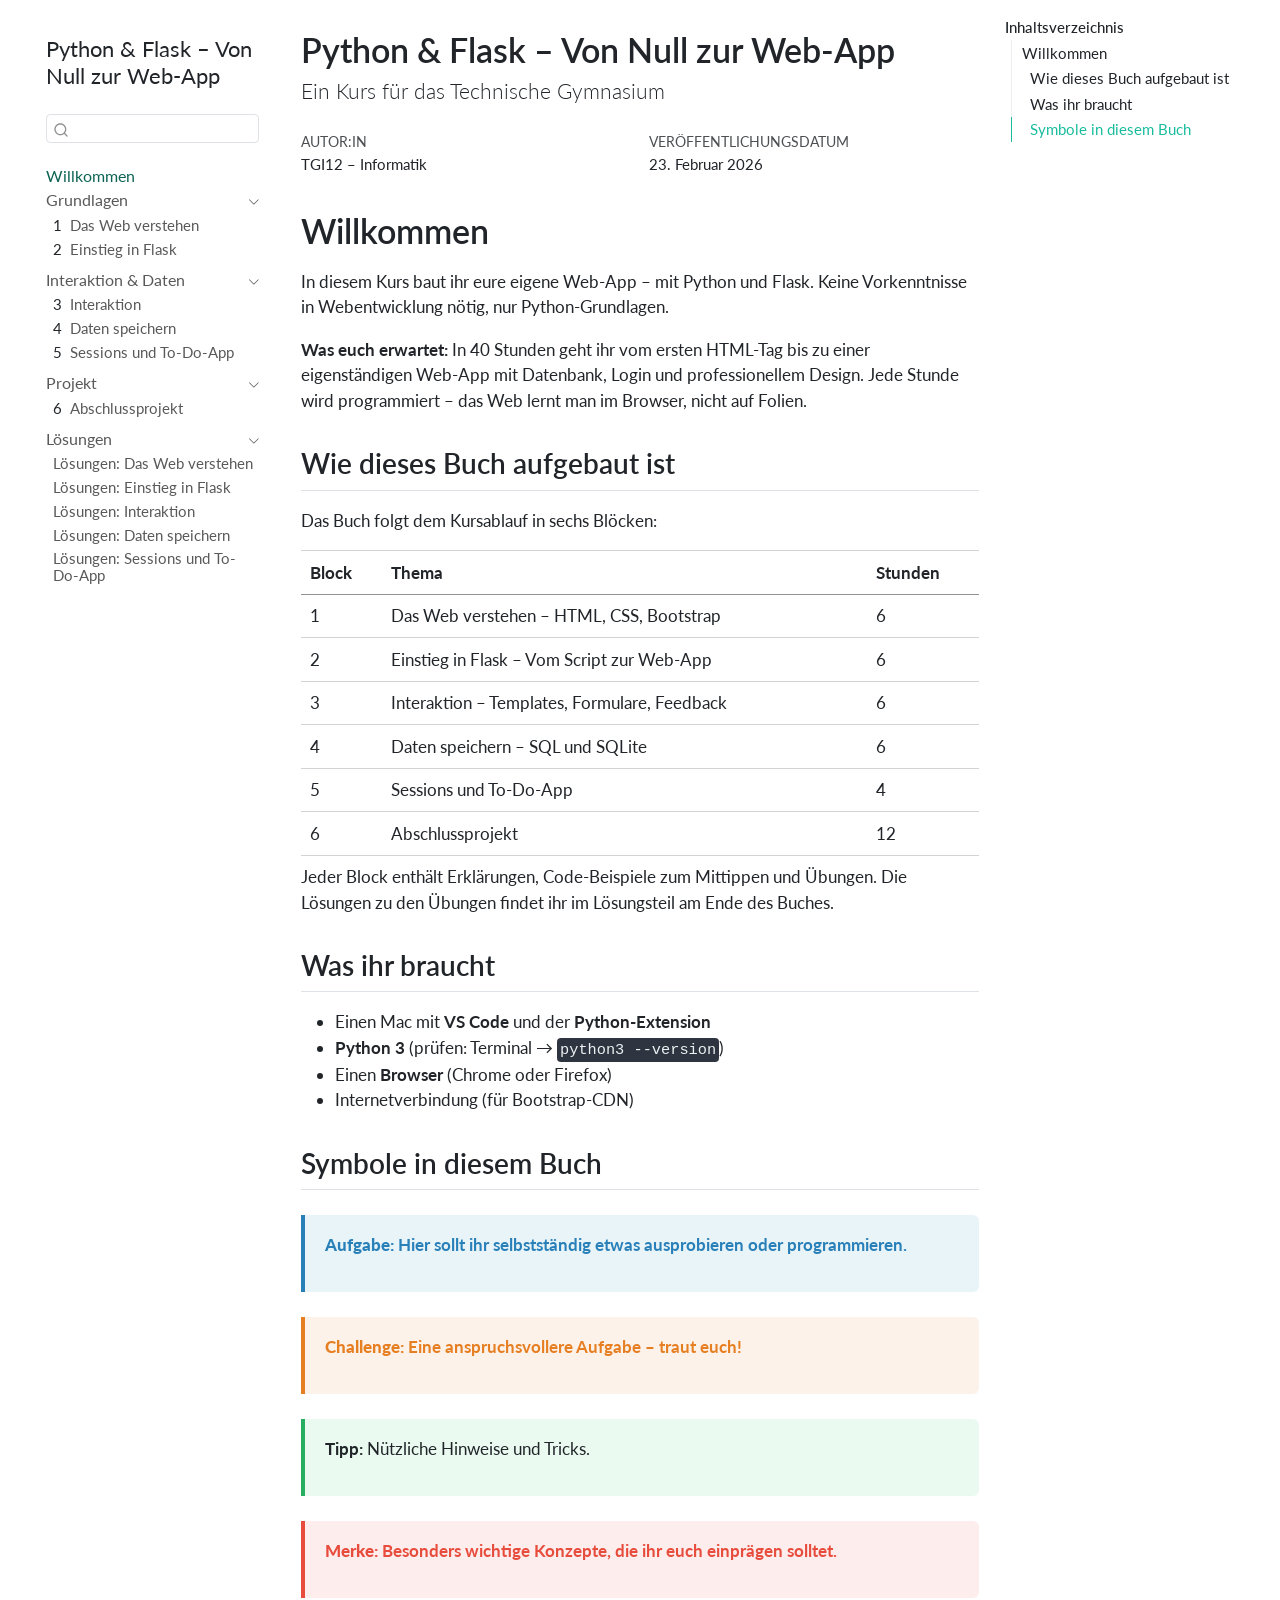
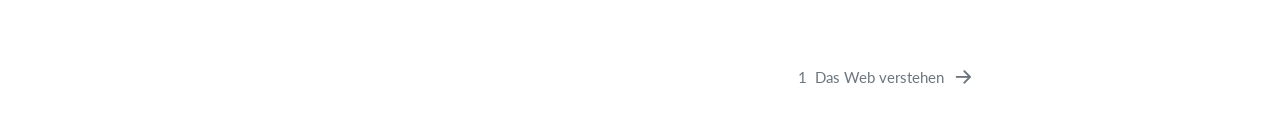
<file: index.html>
<!DOCTYPE html>
<html xmlns="http://www.w3.org/1999/xhtml" lang="de" xml:lang="de"><head>

<meta charset="utf-8">
<meta name="generator" content="quarto-1.8.27">

<meta name="viewport" content="width=device-width, initial-scale=1.0, user-scalable=yes">

<meta name="author" content="TGI12 – Informatik">

<title>Python &amp; Flask – Von Null zur Web-App</title>
<style>
code{white-space: pre-wrap;}
span.smallcaps{font-variant: small-caps;}
div.columns{display: flex; gap: min(4vw, 1.5em);}
div.column{flex: auto; overflow-x: auto;}
div.hanging-indent{margin-left: 1.5em; text-indent: -1.5em;}
ul.task-list{list-style: none;}
ul.task-list li input[type="checkbox"] {
  width: 0.8em;
  margin: 0 0.8em 0.2em -1em; /* quarto-specific, see https://github.com/quarto-dev/quarto-cli/issues/4556 */ 
  vertical-align: middle;
}
</style>


<script src="site_libs/quarto-nav/quarto-nav.js"></script>
<script src="site_libs/quarto-nav/headroom.min.js"></script>
<script src="site_libs/clipboard/clipboard.min.js"></script>
<script src="site_libs/quarto-search/autocomplete.umd.js"></script>
<script src="site_libs/quarto-search/fuse.min.js"></script>
<script src="site_libs/quarto-search/quarto-search.js"></script>
<meta name="quarto:offset" content="./">
<link href="./01-web-verstehen.html" rel="next">
<script src="site_libs/quarto-html/quarto.js" type="module"></script>
<script src="site_libs/quarto-html/tabsets/tabsets.js" type="module"></script>
<script src="site_libs/quarto-html/axe/axe-check.js" type="module"></script>
<script src="site_libs/quarto-html/popper.min.js"></script>
<script src="site_libs/quarto-html/tippy.umd.min.js"></script>
<script src="site_libs/quarto-html/anchor.min.js"></script>
<link href="site_libs/quarto-html/tippy.css" rel="stylesheet">
<link href="site_libs/quarto-html/quarto-syntax-highlighting-9e15f8fb9e1f2f288bfbe28f6ca11029.css" rel="stylesheet" id="quarto-text-highlighting-styles">
<script src="site_libs/bootstrap/bootstrap.min.js"></script>
<link href="site_libs/bootstrap/bootstrap-icons.css" rel="stylesheet">
<link href="site_libs/bootstrap/bootstrap-2f3bc4ba27a05b147495d91446fe5e42.min.css" rel="stylesheet" append-hash="true" id="quarto-bootstrap" data-mode="light">
<script id="quarto-search-options" type="application/json">{
  "location": "sidebar",
  "copy-button": false,
  "collapse-after": 3,
  "panel-placement": "start",
  "type": "textbox",
  "limit": 50,
  "keyboard-shortcut": [
    "f",
    "/",
    "s"
  ],
  "show-item-context": false,
  "language": {
    "search-no-results-text": "Keine Treffer",
    "search-matching-documents-text": "Treffer",
    "search-copy-link-title": "Link in die Suche kopieren",
    "search-hide-matches-text": "Zusätzliche Treffer verbergen",
    "search-more-match-text": "weitere Treffer in diesem Dokument",
    "search-more-matches-text": "weitere Treffer in diesem Dokument",
    "search-clear-button-title": "Zurücksetzen",
    "search-text-placeholder": "",
    "search-detached-cancel-button-title": "Abbrechen",
    "search-submit-button-title": "Abschicken",
    "search-label": "Suchen"
  }
}</script>


<link rel="stylesheet" href="styles.css">
</head>

<body class="nav-sidebar floating quarto-light">

<div id="quarto-search-results"></div>
  <header id="quarto-header" class="headroom fixed-top">
  <nav class="quarto-secondary-nav">
    <div class="container-fluid d-flex">
      <button type="button" class="quarto-btn-toggle btn" data-bs-toggle="collapse" role="button" data-bs-target=".quarto-sidebar-collapse-item" aria-controls="quarto-sidebar" aria-expanded="false" aria-label="Seitenleiste umschalten" onclick="if (window.quartoToggleHeadroom) { window.quartoToggleHeadroom(); }">
        <i class="bi bi-layout-text-sidebar-reverse"></i>
      </button>
        <nav class="quarto-page-breadcrumbs" aria-label="breadcrumb"><ol class="breadcrumb"><li class="breadcrumb-item"><a href="./index.html">Willkommen</a></li></ol></nav>
        <a class="flex-grow-1" role="navigation" data-bs-toggle="collapse" data-bs-target=".quarto-sidebar-collapse-item" aria-controls="quarto-sidebar" aria-expanded="false" aria-label="Seitenleiste umschalten" onclick="if (window.quartoToggleHeadroom) { window.quartoToggleHeadroom(); }">      
        </a>
      <button type="button" class="btn quarto-search-button" aria-label="Suchen" onclick="window.quartoOpenSearch();">
        <i class="bi bi-search"></i>
      </button>
    </div>
  </nav>
</header>
<!-- content -->
<div id="quarto-content" class="quarto-container page-columns page-rows-contents page-layout-article">
<!-- sidebar -->
  <nav id="quarto-sidebar" class="sidebar collapse collapse-horizontal quarto-sidebar-collapse-item sidebar-navigation floating overflow-auto">
    <div class="pt-lg-2 mt-2 text-left sidebar-header">
    <div class="sidebar-title mb-0 py-0">
      <a href="./">Python &amp; Flask – Von Null zur Web-App</a> 
    </div>
      </div>
        <div class="mt-2 flex-shrink-0 align-items-center">
        <div class="sidebar-search">
        <div id="quarto-search" class="" title="Suchen"></div>
        </div>
        </div>
    <div class="sidebar-menu-container"> 
    <ul class="list-unstyled mt-1">
        <li class="sidebar-item">
  <div class="sidebar-item-container"> 
  <a href="./index.html" class="sidebar-item-text sidebar-link active">
 <span class="menu-text">Willkommen</span></a>
  </div>
</li>
        <li class="sidebar-item sidebar-item-section">
      <div class="sidebar-item-container"> 
            <a class="sidebar-item-text sidebar-link text-start" data-bs-toggle="collapse" data-bs-target="#quarto-sidebar-section-1" role="navigation" aria-expanded="true">
 <span class="menu-text">Grundlagen</span></a>
          <a class="sidebar-item-toggle text-start" data-bs-toggle="collapse" data-bs-target="#quarto-sidebar-section-1" role="navigation" aria-expanded="true" aria-label="Abschnitt umschalten">
            <i class="bi bi-chevron-right ms-2"></i>
          </a> 
      </div>
      <ul id="quarto-sidebar-section-1" class="collapse list-unstyled sidebar-section depth1 show">  
          <li class="sidebar-item">
  <div class="sidebar-item-container"> 
  <a href="./01-web-verstehen.html" class="sidebar-item-text sidebar-link">
 <span class="menu-text"><span class="chapter-number">1</span>&nbsp; <span class="chapter-title">Das Web verstehen</span></span></a>
  </div>
</li>
          <li class="sidebar-item">
  <div class="sidebar-item-container"> 
  <a href="./02-einstieg-flask.html" class="sidebar-item-text sidebar-link">
 <span class="menu-text"><span class="chapter-number">2</span>&nbsp; <span class="chapter-title">Einstieg in Flask</span></span></a>
  </div>
</li>
      </ul>
  </li>
        <li class="sidebar-item sidebar-item-section">
      <div class="sidebar-item-container"> 
            <a class="sidebar-item-text sidebar-link text-start" data-bs-toggle="collapse" data-bs-target="#quarto-sidebar-section-2" role="navigation" aria-expanded="true">
 <span class="menu-text">Interaktion &amp; Daten</span></a>
          <a class="sidebar-item-toggle text-start" data-bs-toggle="collapse" data-bs-target="#quarto-sidebar-section-2" role="navigation" aria-expanded="true" aria-label="Abschnitt umschalten">
            <i class="bi bi-chevron-right ms-2"></i>
          </a> 
      </div>
      <ul id="quarto-sidebar-section-2" class="collapse list-unstyled sidebar-section depth1 show">  
          <li class="sidebar-item">
  <div class="sidebar-item-container"> 
  <a href="./03-interaktion.html" class="sidebar-item-text sidebar-link">
 <span class="menu-text"><span class="chapter-number">3</span>&nbsp; <span class="chapter-title">Interaktion</span></span></a>
  </div>
</li>
          <li class="sidebar-item">
  <div class="sidebar-item-container"> 
  <a href="./04-datenbanken.html" class="sidebar-item-text sidebar-link">
 <span class="menu-text"><span class="chapter-number">4</span>&nbsp; <span class="chapter-title">Daten speichern</span></span></a>
  </div>
</li>
          <li class="sidebar-item">
  <div class="sidebar-item-container"> 
  <a href="./05-sessions.html" class="sidebar-item-text sidebar-link">
 <span class="menu-text"><span class="chapter-number">5</span>&nbsp; <span class="chapter-title">Sessions und To-Do-App</span></span></a>
  </div>
</li>
      </ul>
  </li>
        <li class="sidebar-item sidebar-item-section">
      <div class="sidebar-item-container"> 
            <a class="sidebar-item-text sidebar-link text-start" data-bs-toggle="collapse" data-bs-target="#quarto-sidebar-section-3" role="navigation" aria-expanded="true">
 <span class="menu-text">Projekt</span></a>
          <a class="sidebar-item-toggle text-start" data-bs-toggle="collapse" data-bs-target="#quarto-sidebar-section-3" role="navigation" aria-expanded="true" aria-label="Abschnitt umschalten">
            <i class="bi bi-chevron-right ms-2"></i>
          </a> 
      </div>
      <ul id="quarto-sidebar-section-3" class="collapse list-unstyled sidebar-section depth1 show">  
          <li class="sidebar-item">
  <div class="sidebar-item-container"> 
  <a href="./06-abschlussprojekt.html" class="sidebar-item-text sidebar-link">
 <span class="menu-text"><span class="chapter-number">6</span>&nbsp; <span class="chapter-title">Abschlussprojekt</span></span></a>
  </div>
</li>
      </ul>
  </li>
        <li class="sidebar-item sidebar-item-section">
      <div class="sidebar-item-container"> 
            <a class="sidebar-item-text sidebar-link text-start" data-bs-toggle="collapse" data-bs-target="#quarto-sidebar-section-4" role="navigation" aria-expanded="true">
 <span class="menu-text">Lösungen</span></a>
          <a class="sidebar-item-toggle text-start" data-bs-toggle="collapse" data-bs-target="#quarto-sidebar-section-4" role="navigation" aria-expanded="true" aria-label="Abschnitt umschalten">
            <i class="bi bi-chevron-right ms-2"></i>
          </a> 
      </div>
      <ul id="quarto-sidebar-section-4" class="collapse list-unstyled sidebar-section depth1 show">  
          <li class="sidebar-item">
  <div class="sidebar-item-container"> 
  <a href="./loesungen/01-loesungen.html" class="sidebar-item-text sidebar-link">
 <span class="menu-text">Lösungen: Das Web verstehen</span></a>
  </div>
</li>
          <li class="sidebar-item">
  <div class="sidebar-item-container"> 
  <a href="./loesungen/02-loesungen.html" class="sidebar-item-text sidebar-link">
 <span class="menu-text">Lösungen: Einstieg in Flask</span></a>
  </div>
</li>
          <li class="sidebar-item">
  <div class="sidebar-item-container"> 
  <a href="./loesungen/03-loesungen.html" class="sidebar-item-text sidebar-link">
 <span class="menu-text">Lösungen: Interaktion</span></a>
  </div>
</li>
          <li class="sidebar-item">
  <div class="sidebar-item-container"> 
  <a href="./loesungen/04-loesungen.html" class="sidebar-item-text sidebar-link">
 <span class="menu-text">Lösungen: Daten speichern</span></a>
  </div>
</li>
          <li class="sidebar-item">
  <div class="sidebar-item-container"> 
  <a href="./loesungen/05-loesungen.html" class="sidebar-item-text sidebar-link">
 <span class="menu-text">Lösungen: Sessions und To-Do-App</span></a>
  </div>
</li>
      </ul>
  </li>
    </ul>
    </div>
</nav>
<div id="quarto-sidebar-glass" class="quarto-sidebar-collapse-item" data-bs-toggle="collapse" data-bs-target=".quarto-sidebar-collapse-item"></div>
<!-- margin-sidebar -->
    <div id="quarto-margin-sidebar" class="sidebar margin-sidebar">
        <nav id="TOC" role="doc-toc" class="toc-active">
    <h2 id="toc-title">Inhaltsverzeichnis</h2>
   
  <ul>
  <li><a href="#willkommen" id="toc-willkommen" class="nav-link active" data-scroll-target="#willkommen">Willkommen</a>
  <ul class="collapse">
  <li><a href="#wie-dieses-buch-aufgebaut-ist" id="toc-wie-dieses-buch-aufgebaut-ist" class="nav-link" data-scroll-target="#wie-dieses-buch-aufgebaut-ist">Wie dieses Buch aufgebaut ist</a></li>
  <li><a href="#was-ihr-braucht" id="toc-was-ihr-braucht" class="nav-link" data-scroll-target="#was-ihr-braucht">Was ihr braucht</a></li>
  <li><a href="#symbole-in-diesem-buch" id="toc-symbole-in-diesem-buch" class="nav-link" data-scroll-target="#symbole-in-diesem-buch">Symbole in diesem Buch</a></li>
  </ul></li>
  </ul>
</nav>
    </div>
<!-- main -->
<main class="content" id="quarto-document-content">

<header id="title-block-header" class="quarto-title-block default">
<div class="quarto-title">
<h1 class="title">Python &amp; Flask – Von Null zur Web-App</h1>
<p class="subtitle lead">Ein Kurs für das Technische Gymnasium</p>
</div>



<div class="quarto-title-meta">

    <div>
    <div class="quarto-title-meta-heading">Autor:in</div>
    <div class="quarto-title-meta-contents">
             <p>TGI12 – Informatik </p>
          </div>
  </div>
    
    <div>
    <div class="quarto-title-meta-heading">Veröffentlichungsdatum</div>
    <div class="quarto-title-meta-contents">
      <p class="date">23. Februar 2026</p>
    </div>
  </div>
  
    
  </div>
  


</header>


<section id="willkommen" class="level1 unnumbered">
<h1 class="unnumbered">Willkommen</h1>
<p>In diesem Kurs baut ihr eure eigene Web-App – mit Python und Flask. Keine Vorkenntnisse in Webentwicklung nötig, nur Python-Grundlagen.</p>
<p><strong>Was euch erwartet:</strong> In 40 Stunden geht ihr vom ersten HTML-Tag bis zu einer eigenständigen Web-App mit Datenbank, Login und professionellem Design. Jede Stunde wird programmiert – das Web lernt man im Browser, nicht auf Folien.</p>
<section id="wie-dieses-buch-aufgebaut-ist" class="level2">
<h2 class="anchored" data-anchor-id="wie-dieses-buch-aufgebaut-ist">Wie dieses Buch aufgebaut ist</h2>
<p>Das Buch folgt dem Kursablauf in sechs Blöcken:</p>
<table class="caption-top table">
<thead>
<tr class="header">
<th>Block</th>
<th>Thema</th>
<th>Stunden</th>
</tr>
</thead>
<tbody>
<tr class="odd">
<td>1</td>
<td>Das Web verstehen – HTML, CSS, Bootstrap</td>
<td>6</td>
</tr>
<tr class="even">
<td>2</td>
<td>Einstieg in Flask – Vom Script zur Web-App</td>
<td>6</td>
</tr>
<tr class="odd">
<td>3</td>
<td>Interaktion – Templates, Formulare, Feedback</td>
<td>6</td>
</tr>
<tr class="even">
<td>4</td>
<td>Daten speichern – SQL und SQLite</td>
<td>6</td>
</tr>
<tr class="odd">
<td>5</td>
<td>Sessions und To-Do-App</td>
<td>4</td>
</tr>
<tr class="even">
<td>6</td>
<td>Abschlussprojekt</td>
<td>12</td>
</tr>
</tbody>
</table>
<p>Jeder Block enthält Erklärungen, Code-Beispiele zum Mittippen und Übungen. Die Lösungen zu den Übungen findet ihr im Lösungsteil am Ende des Buches.</p>
</section>
<section id="was-ihr-braucht" class="level2">
<h2 class="anchored" data-anchor-id="was-ihr-braucht">Was ihr braucht</h2>
<ul>
<li>Einen Mac mit <strong>VS Code</strong> und der <strong>Python-Extension</strong></li>
<li><strong>Python 3</strong> (prüfen: Terminal → <code>python3 --version</code>)</li>
<li>Einen <strong>Browser</strong> (Chrome oder Firefox)</li>
<li>Internetverbindung (für Bootstrap-CDN)</li>
</ul>
</section>
<section id="symbole-in-diesem-buch" class="level2">
<h2 class="anchored" data-anchor-id="symbole-in-diesem-buch">Symbole in diesem Buch</h2>
<div class="aufgabe">
<p><strong>Aufgabe:</strong> Hier sollt ihr selbstständig etwas ausprobieren oder programmieren.</p>
</div>
<div class="challenge">
<p><strong>Challenge:</strong> Eine anspruchsvollere Aufgabe – traut euch!</p>
</div>
<div class="hinweis">
<p><strong>Tipp:</strong> Nützliche Hinweise und Tricks.</p>
</div>
<div class="merke">
<p><strong>Merke:</strong> Besonders wichtige Konzepte, die ihr euch einprägen solltet.</p>
</div>


</section>
</section>

</main> <!-- /main -->
<script id="quarto-html-after-body" type="application/javascript">
  window.document.addEventListener("DOMContentLoaded", function (event) {
    const icon = "";
    const anchorJS = new window.AnchorJS();
    anchorJS.options = {
      placement: 'right',
      icon: icon
    };
    anchorJS.add('.anchored');
    const isCodeAnnotation = (el) => {
      for (const clz of el.classList) {
        if (clz.startsWith('code-annotation-')) {                     
          return true;
        }
      }
      return false;
    }
    const onCopySuccess = function(e) {
      // button target
      const button = e.trigger;
      // don't keep focus
      button.blur();
      // flash "checked"
      button.classList.add('code-copy-button-checked');
      var currentTitle = button.getAttribute("title");
      button.setAttribute("title", "Kopiert");
      let tooltip;
      if (window.bootstrap) {
        button.setAttribute("data-bs-toggle", "tooltip");
        button.setAttribute("data-bs-placement", "left");
        button.setAttribute("data-bs-title", "Kopiert");
        tooltip = new bootstrap.Tooltip(button, 
          { trigger: "manual", 
            customClass: "code-copy-button-tooltip",
            offset: [0, -8]});
        tooltip.show();    
      }
      setTimeout(function() {
        if (tooltip) {
          tooltip.hide();
          button.removeAttribute("data-bs-title");
          button.removeAttribute("data-bs-toggle");
          button.removeAttribute("data-bs-placement");
        }
        button.setAttribute("title", currentTitle);
        button.classList.remove('code-copy-button-checked');
      }, 1000);
      // clear code selection
      e.clearSelection();
    }
    const getTextToCopy = function(trigger) {
      const outerScaffold = trigger.parentElement.cloneNode(true);
      const codeEl = outerScaffold.querySelector('code');
      for (const childEl of codeEl.children) {
        if (isCodeAnnotation(childEl)) {
          childEl.remove();
        }
      }
      return codeEl.innerText;
    }
    const clipboard = new window.ClipboardJS('.code-copy-button:not([data-in-quarto-modal])', {
      text: getTextToCopy
    });
    clipboard.on('success', onCopySuccess);
    if (window.document.getElementById('quarto-embedded-source-code-modal')) {
      const clipboardModal = new window.ClipboardJS('.code-copy-button[data-in-quarto-modal]', {
        text: getTextToCopy,
        container: window.document.getElementById('quarto-embedded-source-code-modal')
      });
      clipboardModal.on('success', onCopySuccess);
    }
      var localhostRegex = new RegExp(/^(?:http|https):\/\/localhost\:?[0-9]*\//);
      var mailtoRegex = new RegExp(/^mailto:/);
        var filterRegex = new RegExp('/' + window.location.host + '/');
      var isInternal = (href) => {
          return filterRegex.test(href) || localhostRegex.test(href) || mailtoRegex.test(href);
      }
      // Inspect non-navigation links and adorn them if external
     var links = window.document.querySelectorAll('a[href]:not(.nav-link):not(.navbar-brand):not(.toc-action):not(.sidebar-link):not(.sidebar-item-toggle):not(.pagination-link):not(.no-external):not([aria-hidden]):not(.dropdown-item):not(.quarto-navigation-tool):not(.about-link)');
      for (var i=0; i<links.length; i++) {
        const link = links[i];
        if (!isInternal(link.href)) {
          // undo the damage that might have been done by quarto-nav.js in the case of
          // links that we want to consider external
          if (link.dataset.originalHref !== undefined) {
            link.href = link.dataset.originalHref;
          }
        }
      }
    function tippyHover(el, contentFn, onTriggerFn, onUntriggerFn) {
      const config = {
        allowHTML: true,
        maxWidth: 500,
        delay: 100,
        arrow: false,
        appendTo: function(el) {
            return el.parentElement;
        },
        interactive: true,
        interactiveBorder: 10,
        theme: 'quarto',
        placement: 'bottom-start',
      };
      if (contentFn) {
        config.content = contentFn;
      }
      if (onTriggerFn) {
        config.onTrigger = onTriggerFn;
      }
      if (onUntriggerFn) {
        config.onUntrigger = onUntriggerFn;
      }
      window.tippy(el, config); 
    }
    const noterefs = window.document.querySelectorAll('a[role="doc-noteref"]');
    for (var i=0; i<noterefs.length; i++) {
      const ref = noterefs[i];
      tippyHover(ref, function() {
        // use id or data attribute instead here
        let href = ref.getAttribute('data-footnote-href') || ref.getAttribute('href');
        try { href = new URL(href).hash; } catch {}
        const id = href.replace(/^#\/?/, "");
        const note = window.document.getElementById(id);
        if (note) {
          return note.innerHTML;
        } else {
          return "";
        }
      });
    }
    const xrefs = window.document.querySelectorAll('a.quarto-xref');
    const processXRef = (id, note) => {
      // Strip column container classes
      const stripColumnClz = (el) => {
        el.classList.remove("page-full", "page-columns");
        if (el.children) {
          for (const child of el.children) {
            stripColumnClz(child);
          }
        }
      }
      stripColumnClz(note)
      if (id === null || id.startsWith('sec-')) {
        // Special case sections, only their first couple elements
        const container = document.createElement("div");
        if (note.children && note.children.length > 2) {
          container.appendChild(note.children[0].cloneNode(true));
          for (let i = 1; i < note.children.length; i++) {
            const child = note.children[i];
            if (child.tagName === "P" && child.innerText === "") {
              continue;
            } else {
              container.appendChild(child.cloneNode(true));
              break;
            }
          }
          if (window.Quarto?.typesetMath) {
            window.Quarto.typesetMath(container);
          }
          return container.innerHTML
        } else {
          if (window.Quarto?.typesetMath) {
            window.Quarto.typesetMath(note);
          }
          return note.innerHTML;
        }
      } else {
        // Remove any anchor links if they are present
        const anchorLink = note.querySelector('a.anchorjs-link');
        if (anchorLink) {
          anchorLink.remove();
        }
        if (window.Quarto?.typesetMath) {
          window.Quarto.typesetMath(note);
        }
        if (note.classList.contains("callout")) {
          return note.outerHTML;
        } else {
          return note.innerHTML;
        }
      }
    }
    for (var i=0; i<xrefs.length; i++) {
      const xref = xrefs[i];
      tippyHover(xref, undefined, function(instance) {
        instance.disable();
        let url = xref.getAttribute('href');
        let hash = undefined; 
        if (url.startsWith('#')) {
          hash = url;
        } else {
          try { hash = new URL(url).hash; } catch {}
        }
        if (hash) {
          const id = hash.replace(/^#\/?/, "");
          const note = window.document.getElementById(id);
          if (note !== null) {
            try {
              const html = processXRef(id, note.cloneNode(true));
              instance.setContent(html);
            } finally {
              instance.enable();
              instance.show();
            }
          } else {
            // See if we can fetch this
            fetch(url.split('#')[0])
            .then(res => res.text())
            .then(html => {
              const parser = new DOMParser();
              const htmlDoc = parser.parseFromString(html, "text/html");
              const note = htmlDoc.getElementById(id);
              if (note !== null) {
                const html = processXRef(id, note);
                instance.setContent(html);
              } 
            }).finally(() => {
              instance.enable();
              instance.show();
            });
          }
        } else {
          // See if we can fetch a full url (with no hash to target)
          // This is a special case and we should probably do some content thinning / targeting
          fetch(url)
          .then(res => res.text())
          .then(html => {
            const parser = new DOMParser();
            const htmlDoc = parser.parseFromString(html, "text/html");
            const note = htmlDoc.querySelector('main.content');
            if (note !== null) {
              // This should only happen for chapter cross references
              // (since there is no id in the URL)
              // remove the first header
              if (note.children.length > 0 && note.children[0].tagName === "HEADER") {
                note.children[0].remove();
              }
              const html = processXRef(null, note);
              instance.setContent(html);
            } 
          }).finally(() => {
            instance.enable();
            instance.show();
          });
        }
      }, function(instance) {
      });
    }
        let selectedAnnoteEl;
        const selectorForAnnotation = ( cell, annotation) => {
          let cellAttr = 'data-code-cell="' + cell + '"';
          let lineAttr = 'data-code-annotation="' +  annotation + '"';
          const selector = 'span[' + cellAttr + '][' + lineAttr + ']';
          return selector;
        }
        const selectCodeLines = (annoteEl) => {
          const doc = window.document;
          const targetCell = annoteEl.getAttribute("data-target-cell");
          const targetAnnotation = annoteEl.getAttribute("data-target-annotation");
          const annoteSpan = window.document.querySelector(selectorForAnnotation(targetCell, targetAnnotation));
          const lines = annoteSpan.getAttribute("data-code-lines").split(",");
          const lineIds = lines.map((line) => {
            return targetCell + "-" + line;
          })
          let top = null;
          let height = null;
          let parent = null;
          if (lineIds.length > 0) {
              //compute the position of the single el (top and bottom and make a div)
              const el = window.document.getElementById(lineIds[0]);
              top = el.offsetTop;
              height = el.offsetHeight;
              parent = el.parentElement.parentElement;
            if (lineIds.length > 1) {
              const lastEl = window.document.getElementById(lineIds[lineIds.length - 1]);
              const bottom = lastEl.offsetTop + lastEl.offsetHeight;
              height = bottom - top;
            }
            if (top !== null && height !== null && parent !== null) {
              // cook up a div (if necessary) and position it 
              let div = window.document.getElementById("code-annotation-line-highlight");
              if (div === null) {
                div = window.document.createElement("div");
                div.setAttribute("id", "code-annotation-line-highlight");
                div.style.position = 'absolute';
                parent.appendChild(div);
              }
              div.style.top = top - 2 + "px";
              div.style.height = height + 4 + "px";
              div.style.left = 0;
              let gutterDiv = window.document.getElementById("code-annotation-line-highlight-gutter");
              if (gutterDiv === null) {
                gutterDiv = window.document.createElement("div");
                gutterDiv.setAttribute("id", "code-annotation-line-highlight-gutter");
                gutterDiv.style.position = 'absolute';
                const codeCell = window.document.getElementById(targetCell);
                const gutter = codeCell.querySelector('.code-annotation-gutter');
                gutter.appendChild(gutterDiv);
              }
              gutterDiv.style.top = top - 2 + "px";
              gutterDiv.style.height = height + 4 + "px";
            }
            selectedAnnoteEl = annoteEl;
          }
        };
        const unselectCodeLines = () => {
          const elementsIds = ["code-annotation-line-highlight", "code-annotation-line-highlight-gutter"];
          elementsIds.forEach((elId) => {
            const div = window.document.getElementById(elId);
            if (div) {
              div.remove();
            }
          });
          selectedAnnoteEl = undefined;
        };
          // Handle positioning of the toggle
      window.addEventListener(
        "resize",
        throttle(() => {
          elRect = undefined;
          if (selectedAnnoteEl) {
            selectCodeLines(selectedAnnoteEl);
          }
        }, 10)
      );
      function throttle(fn, ms) {
      let throttle = false;
      let timer;
        return (...args) => {
          if(!throttle) { // first call gets through
              fn.apply(this, args);
              throttle = true;
          } else { // all the others get throttled
              if(timer) clearTimeout(timer); // cancel #2
              timer = setTimeout(() => {
                fn.apply(this, args);
                timer = throttle = false;
              }, ms);
          }
        };
      }
        // Attach click handler to the DT
        const annoteDls = window.document.querySelectorAll('dt[data-target-cell]');
        for (const annoteDlNode of annoteDls) {
          annoteDlNode.addEventListener('click', (event) => {
            const clickedEl = event.target;
            if (clickedEl !== selectedAnnoteEl) {
              unselectCodeLines();
              const activeEl = window.document.querySelector('dt[data-target-cell].code-annotation-active');
              if (activeEl) {
                activeEl.classList.remove('code-annotation-active');
              }
              selectCodeLines(clickedEl);
              clickedEl.classList.add('code-annotation-active');
            } else {
              // Unselect the line
              unselectCodeLines();
              clickedEl.classList.remove('code-annotation-active');
            }
          });
        }
    const findCites = (el) => {
      const parentEl = el.parentElement;
      if (parentEl) {
        const cites = parentEl.dataset.cites;
        if (cites) {
          return {
            el,
            cites: cites.split(' ')
          };
        } else {
          return findCites(el.parentElement)
        }
      } else {
        return undefined;
      }
    };
    var bibliorefs = window.document.querySelectorAll('a[role="doc-biblioref"]');
    for (var i=0; i<bibliorefs.length; i++) {
      const ref = bibliorefs[i];
      const citeInfo = findCites(ref);
      if (citeInfo) {
        tippyHover(citeInfo.el, function() {
          var popup = window.document.createElement('div');
          citeInfo.cites.forEach(function(cite) {
            var citeDiv = window.document.createElement('div');
            citeDiv.classList.add('hanging-indent');
            citeDiv.classList.add('csl-entry');
            var biblioDiv = window.document.getElementById('ref-' + cite);
            if (biblioDiv) {
              citeDiv.innerHTML = biblioDiv.innerHTML;
            }
            popup.appendChild(citeDiv);
          });
          return popup.innerHTML;
        });
      }
    }
  });
  </script>
<nav class="page-navigation">
  <div class="nav-page nav-page-previous">
  </div>
  <div class="nav-page nav-page-next">
      <a href="./01-web-verstehen.html" class="pagination-link" aria-label="Das Web verstehen">
        <span class="nav-page-text"><span class="chapter-number">1</span>&nbsp; <span class="chapter-title">Das Web verstehen</span></span> <i class="bi bi-arrow-right-short"></i>
      </a>
  </div>
</nav>
</div> <!-- /content -->




</body></html>
</file>
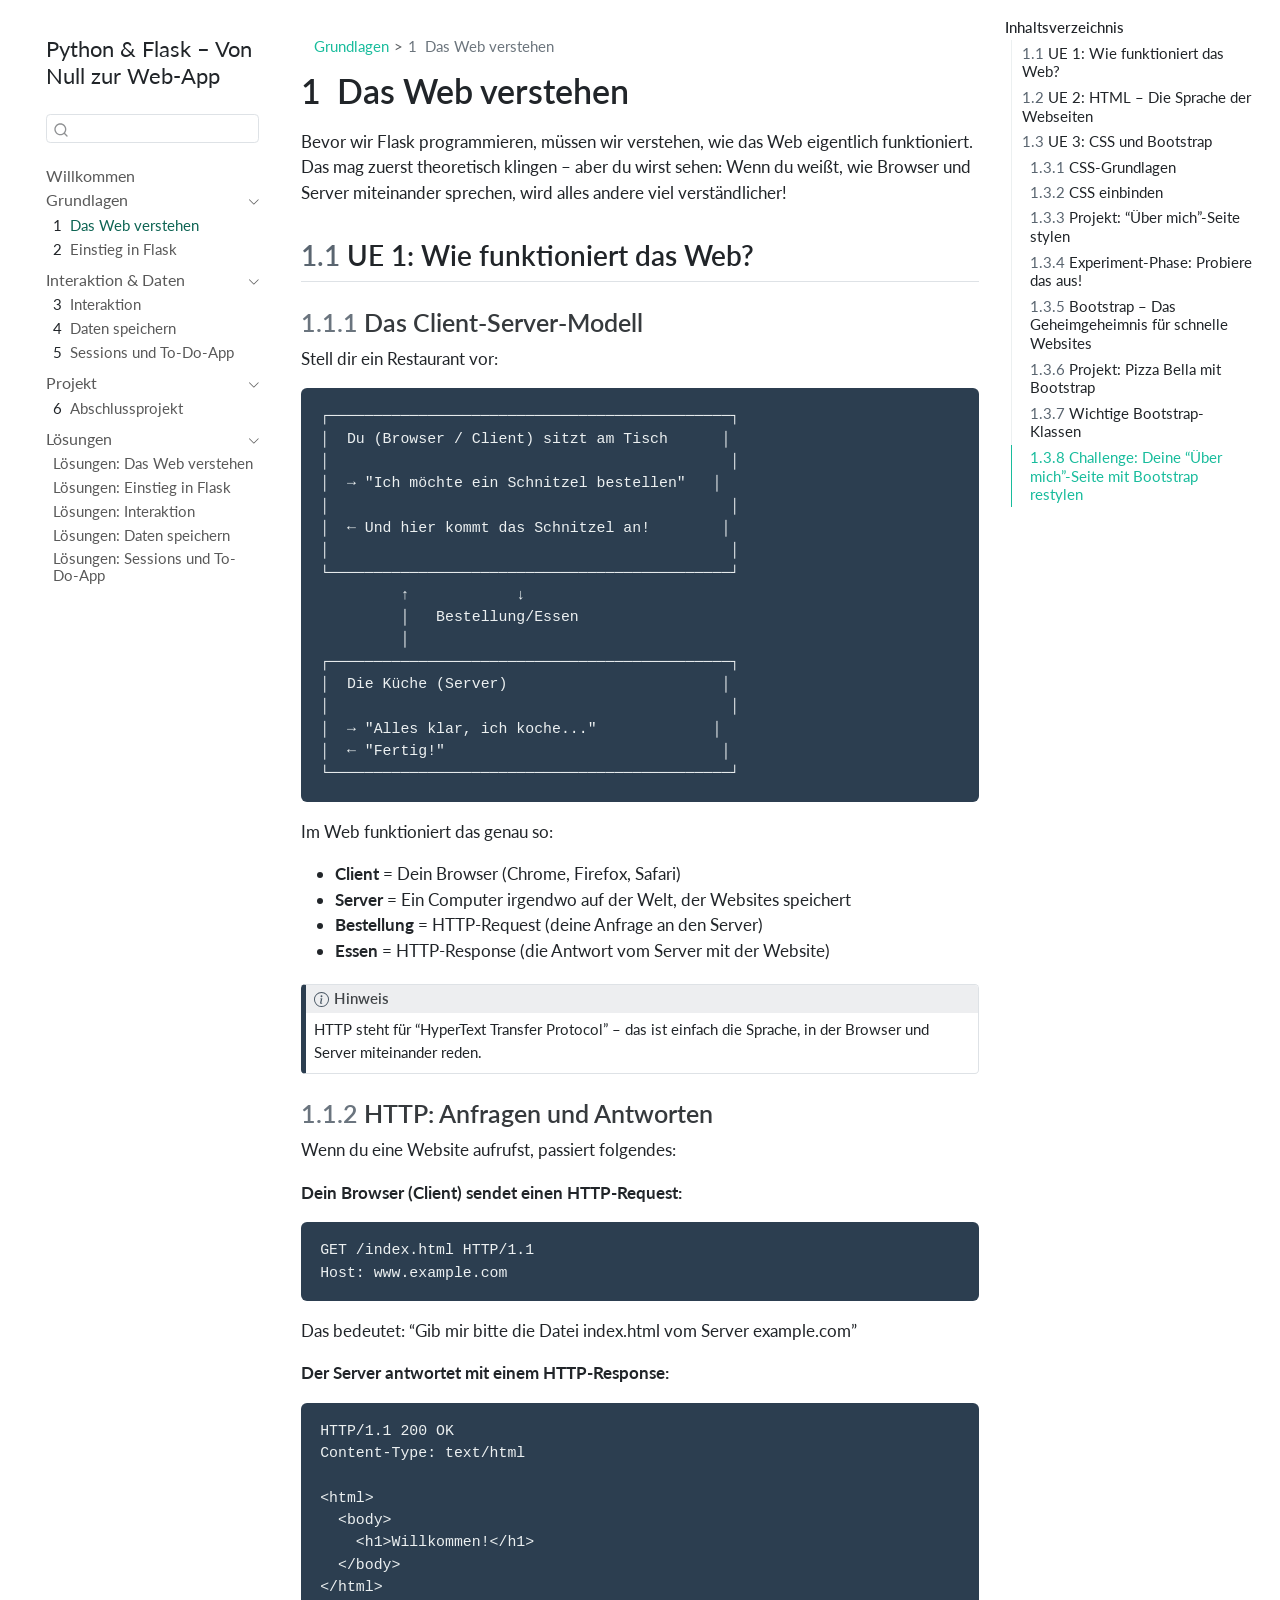
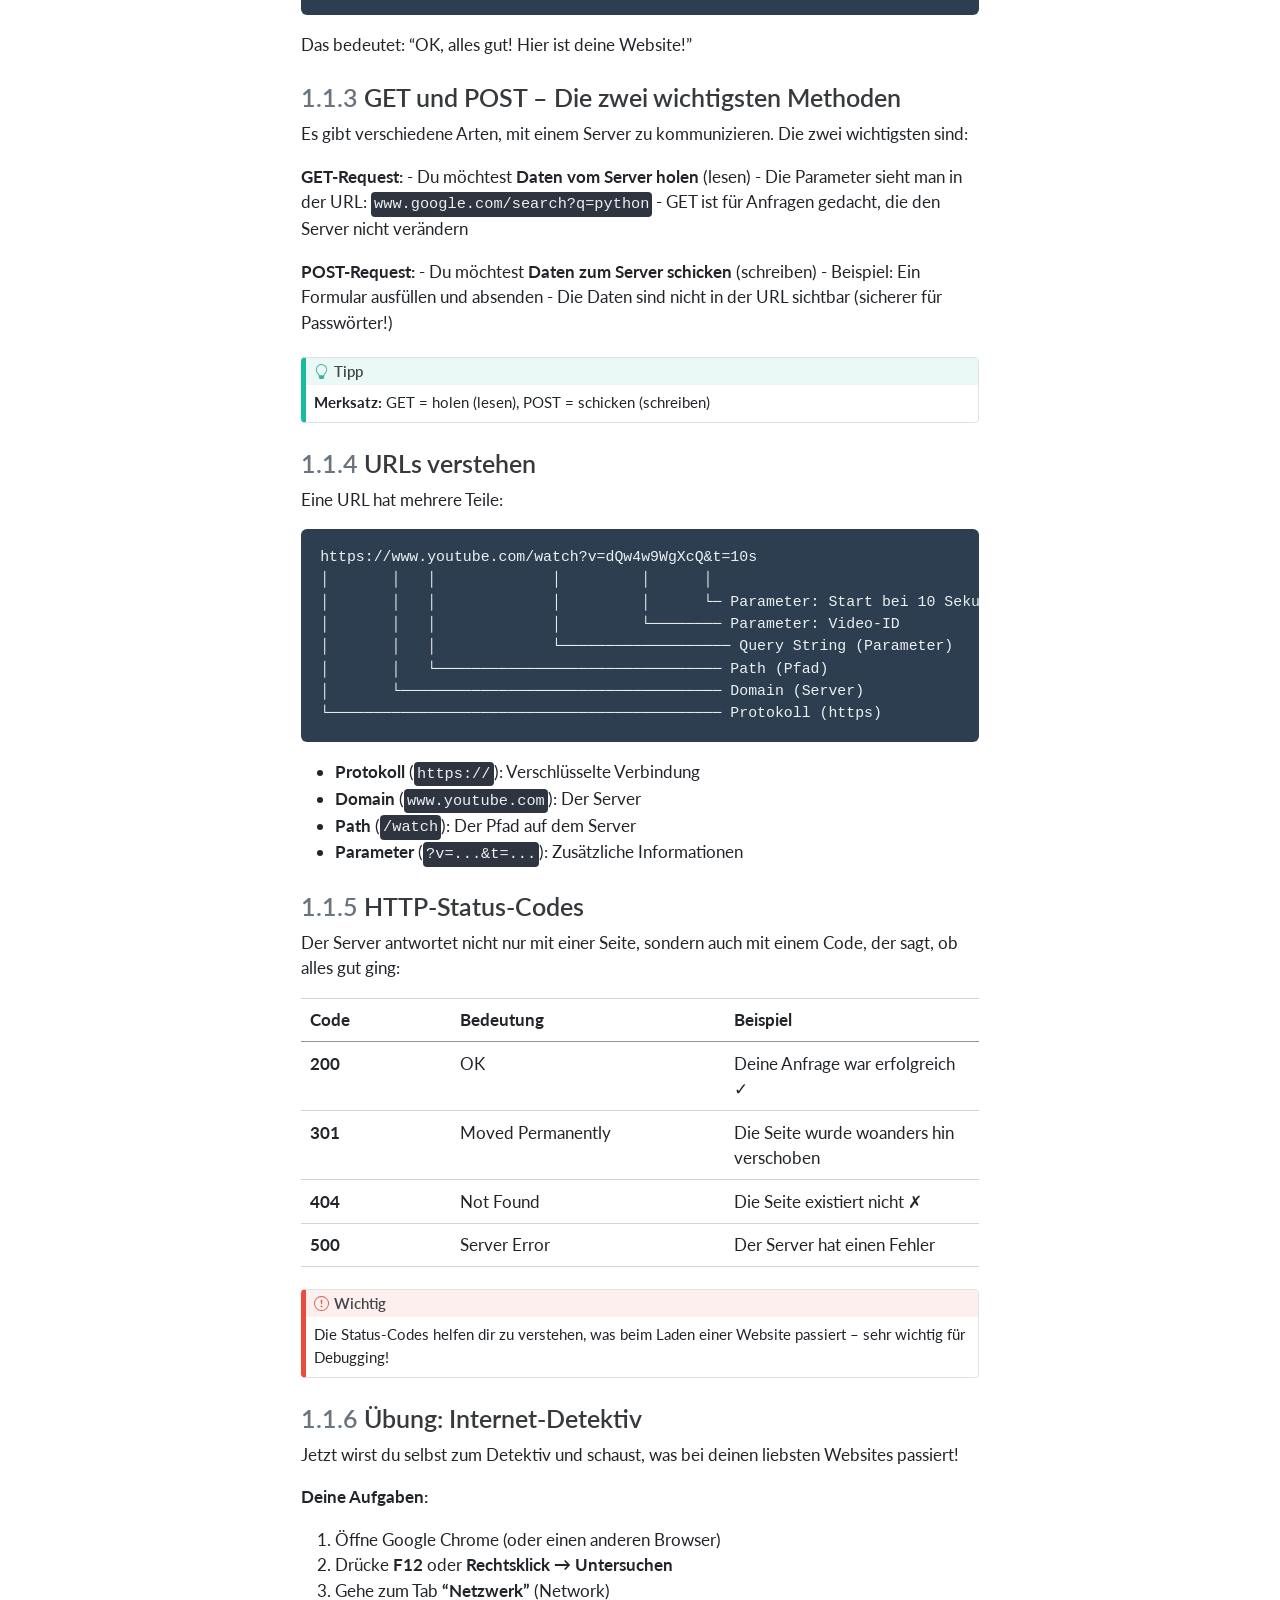
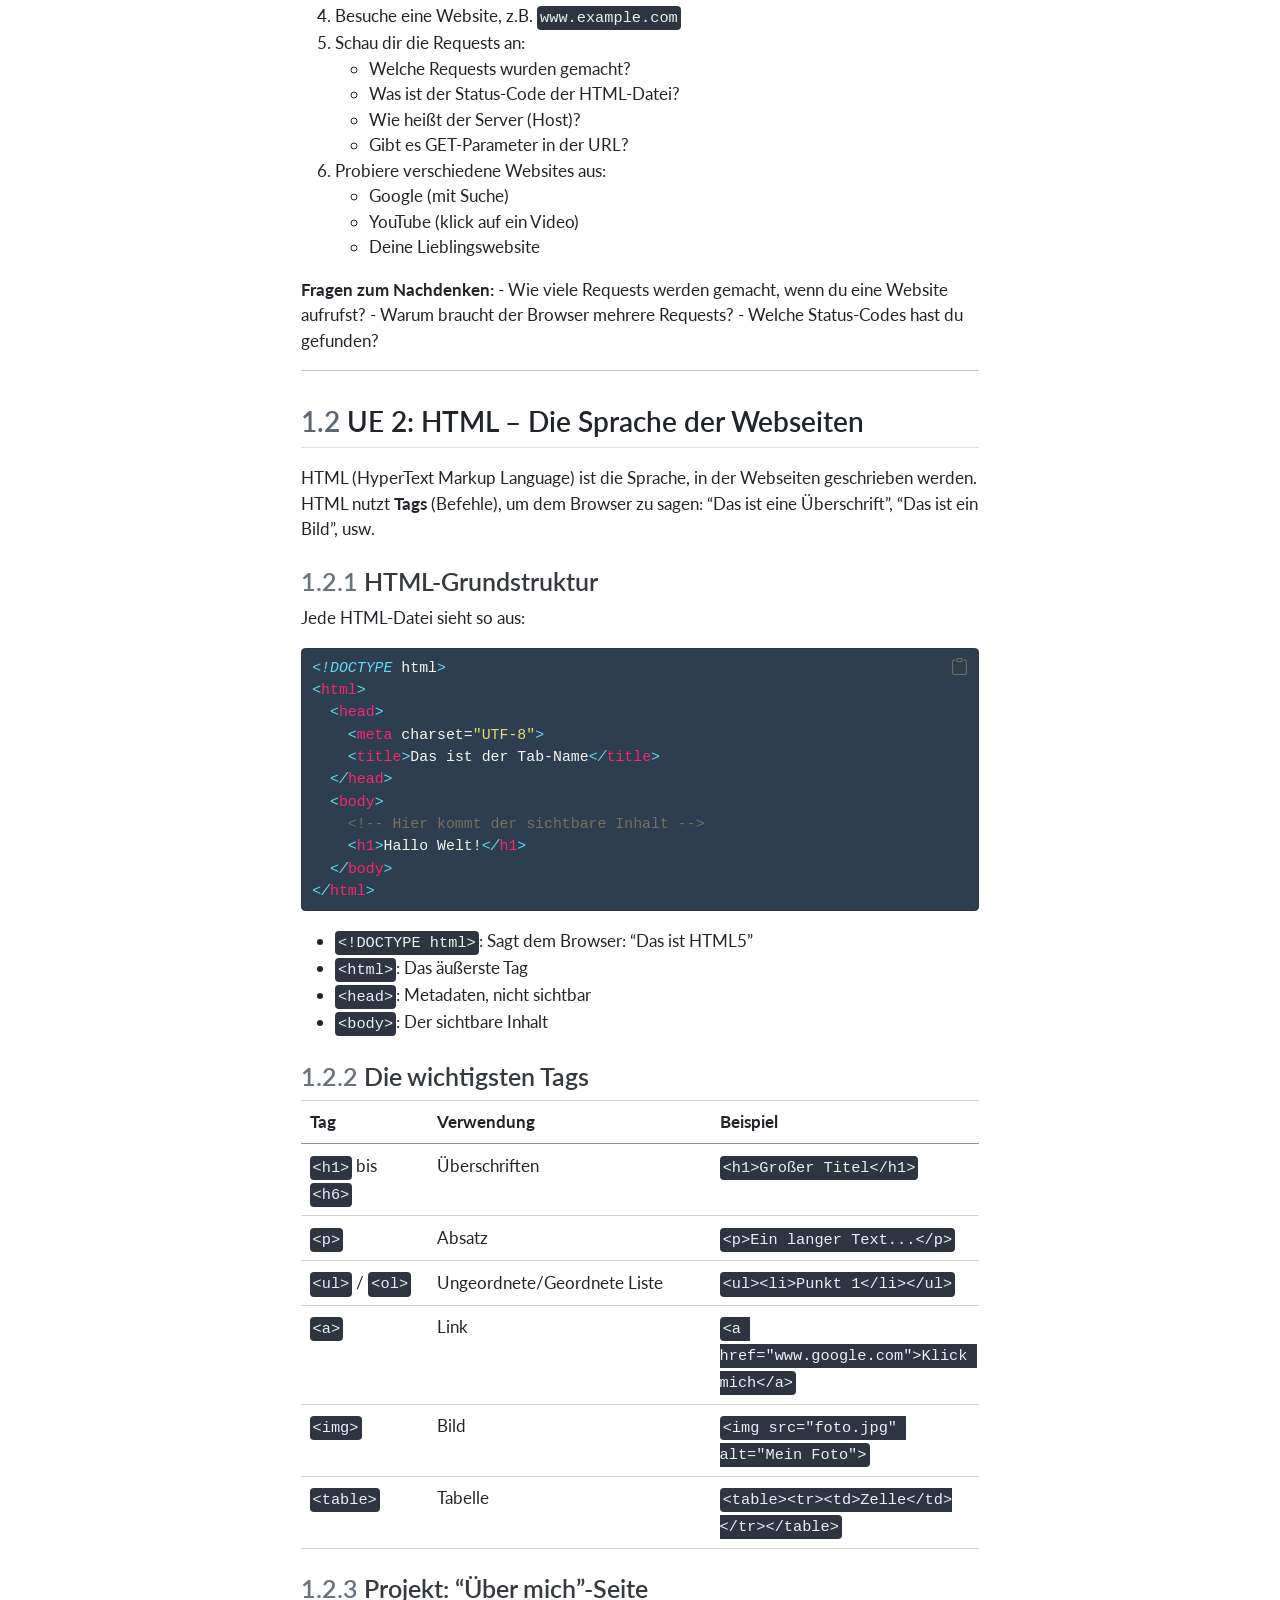
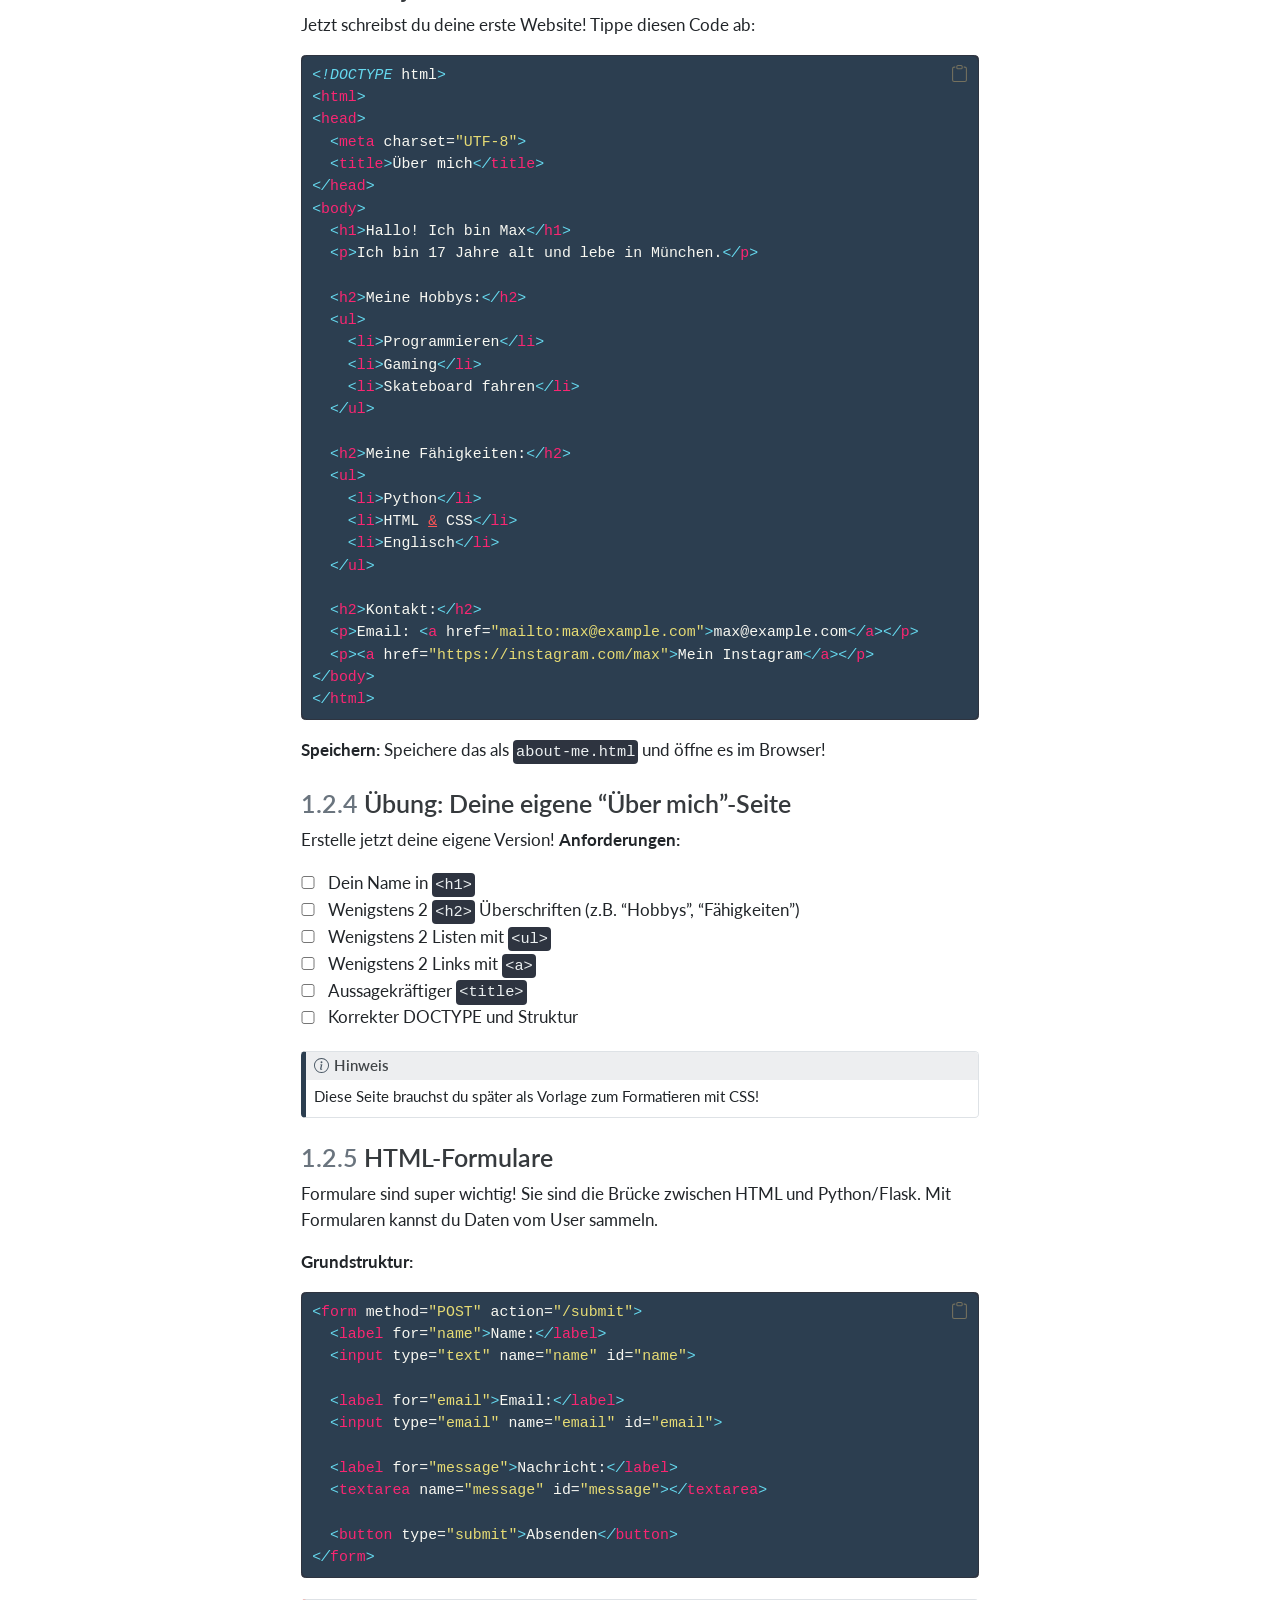
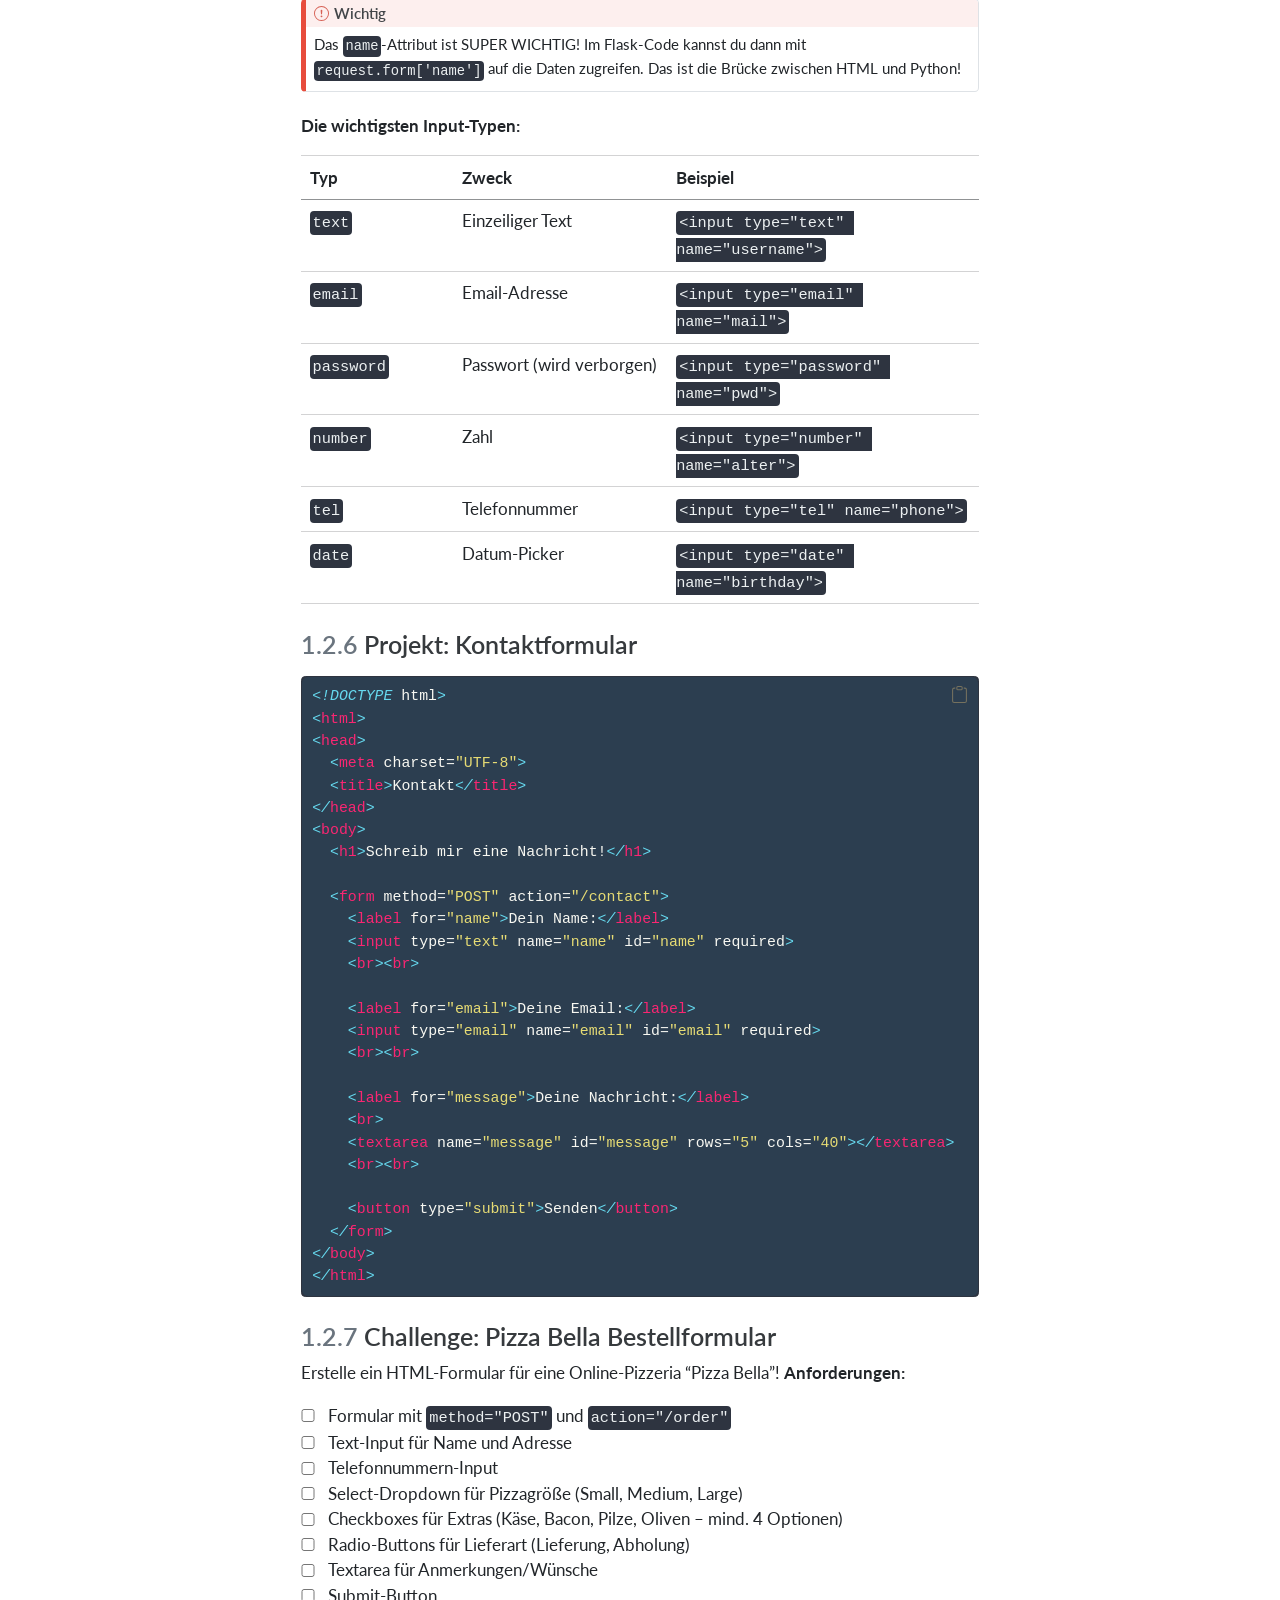
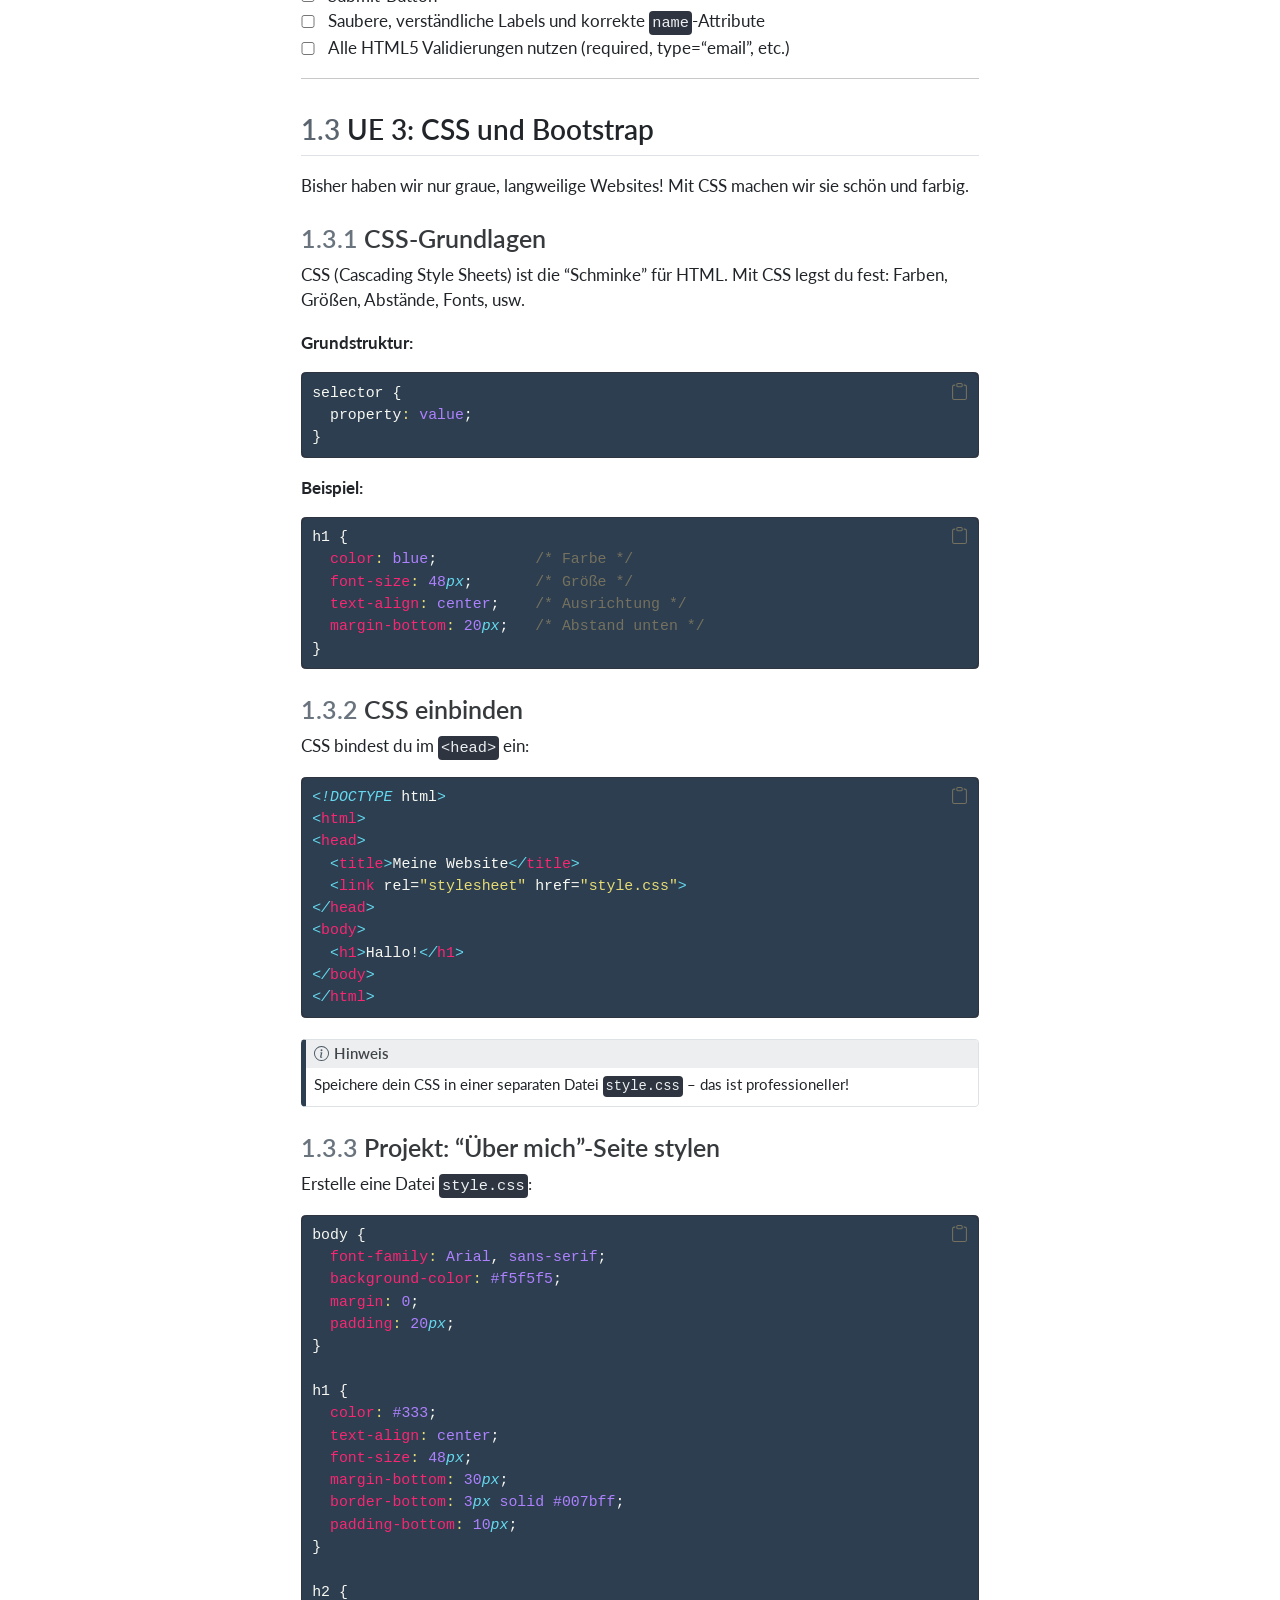
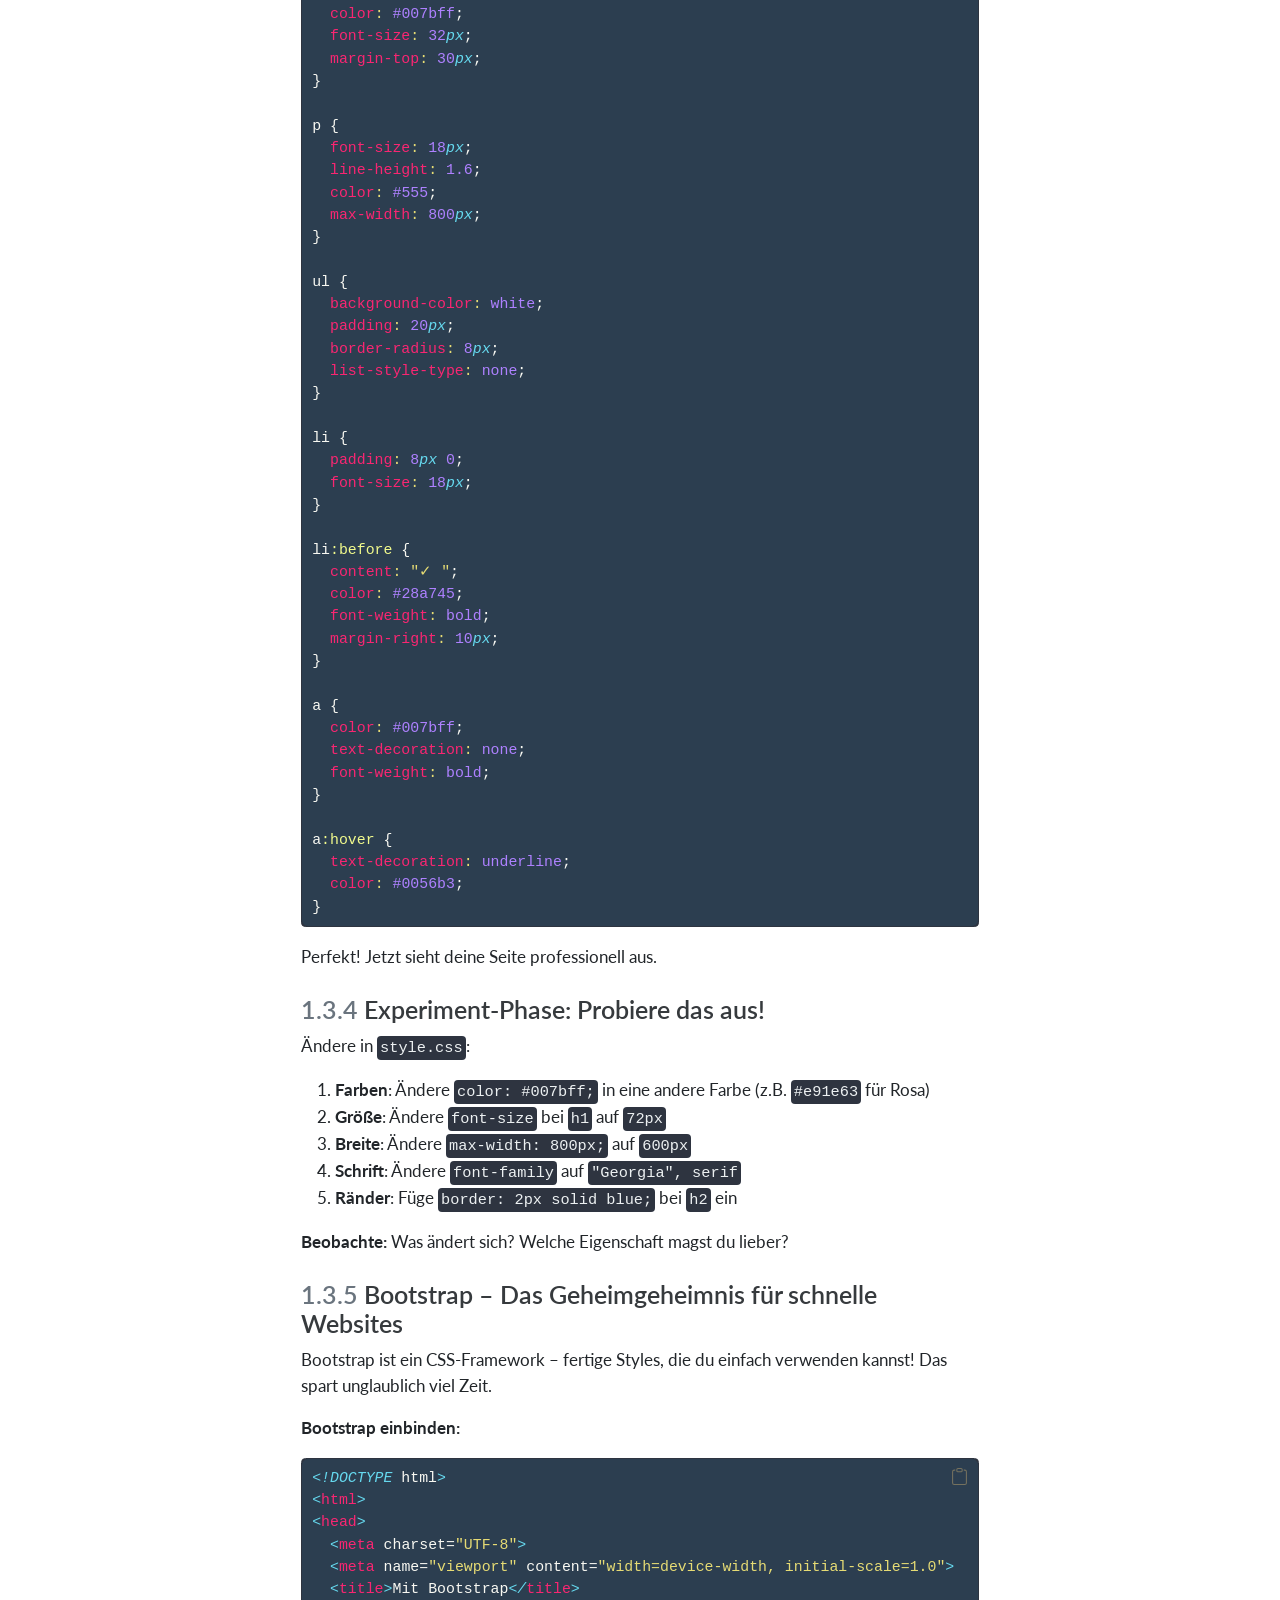
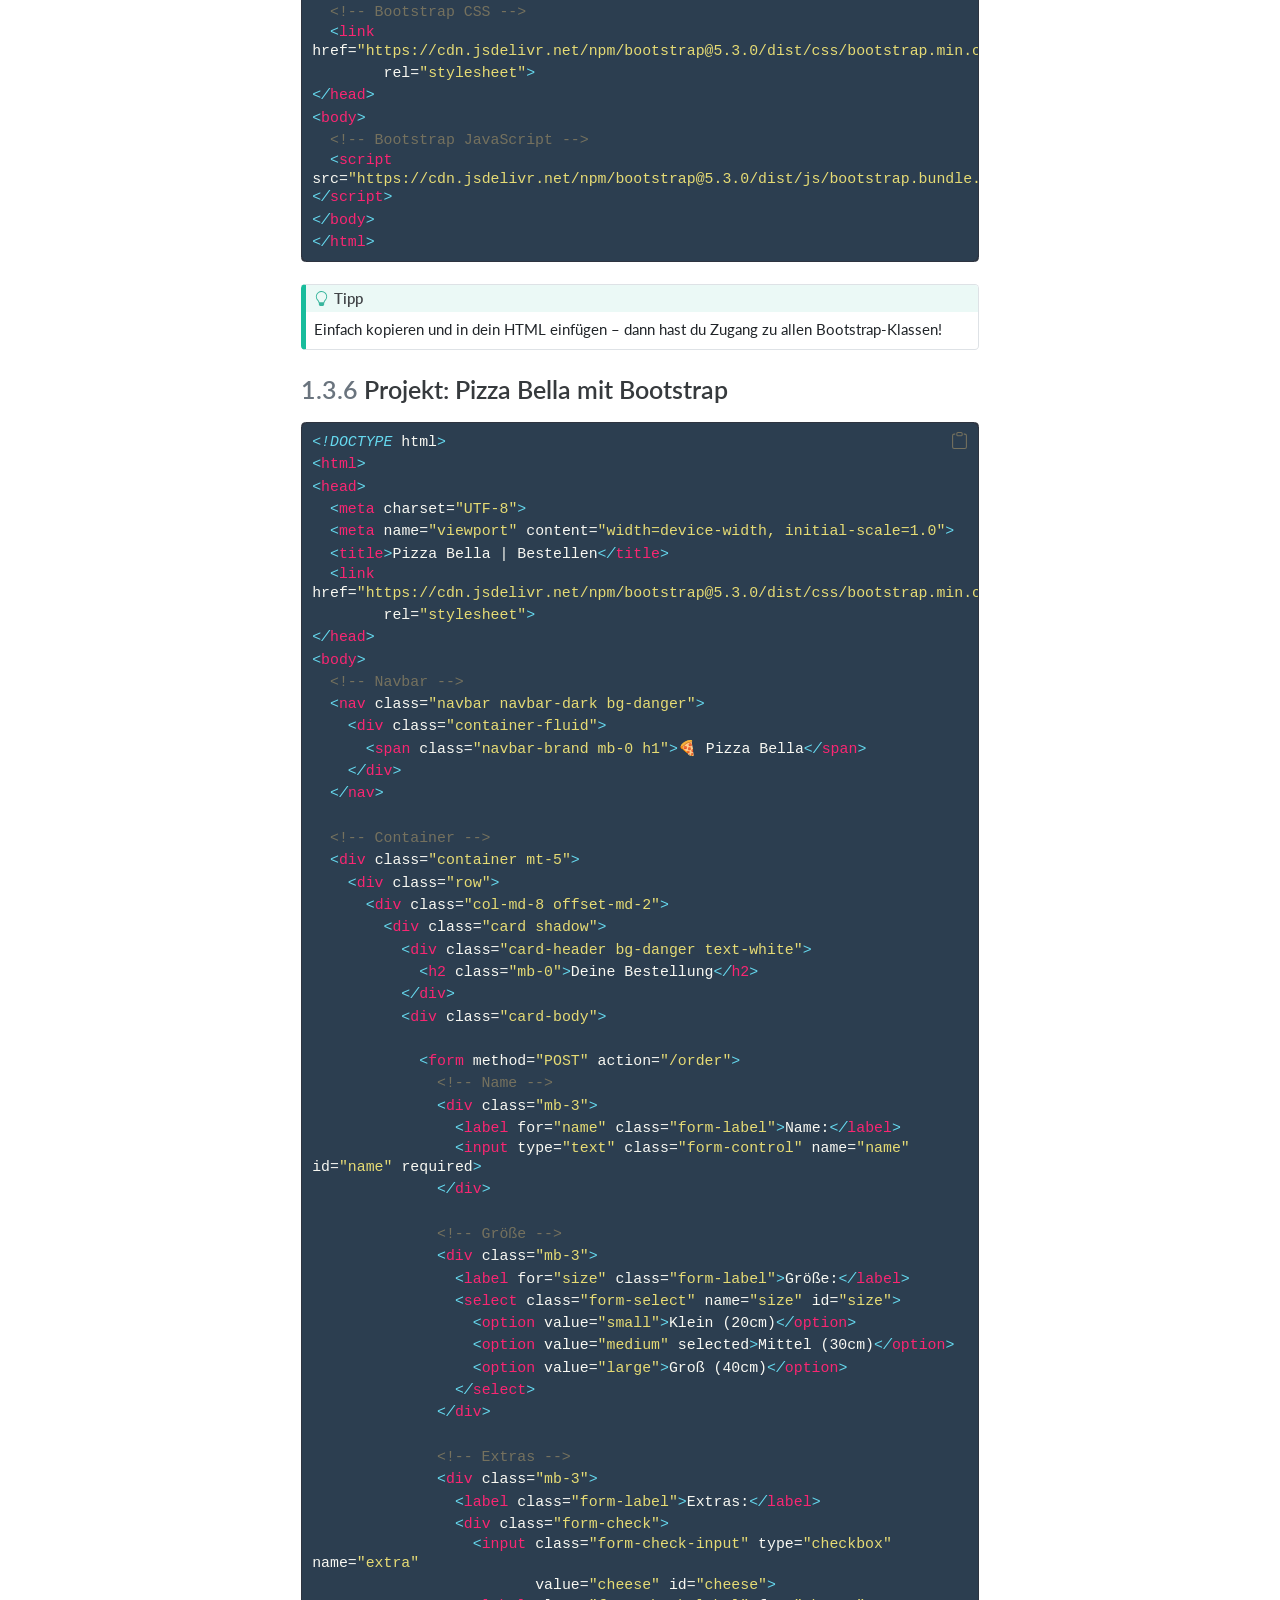
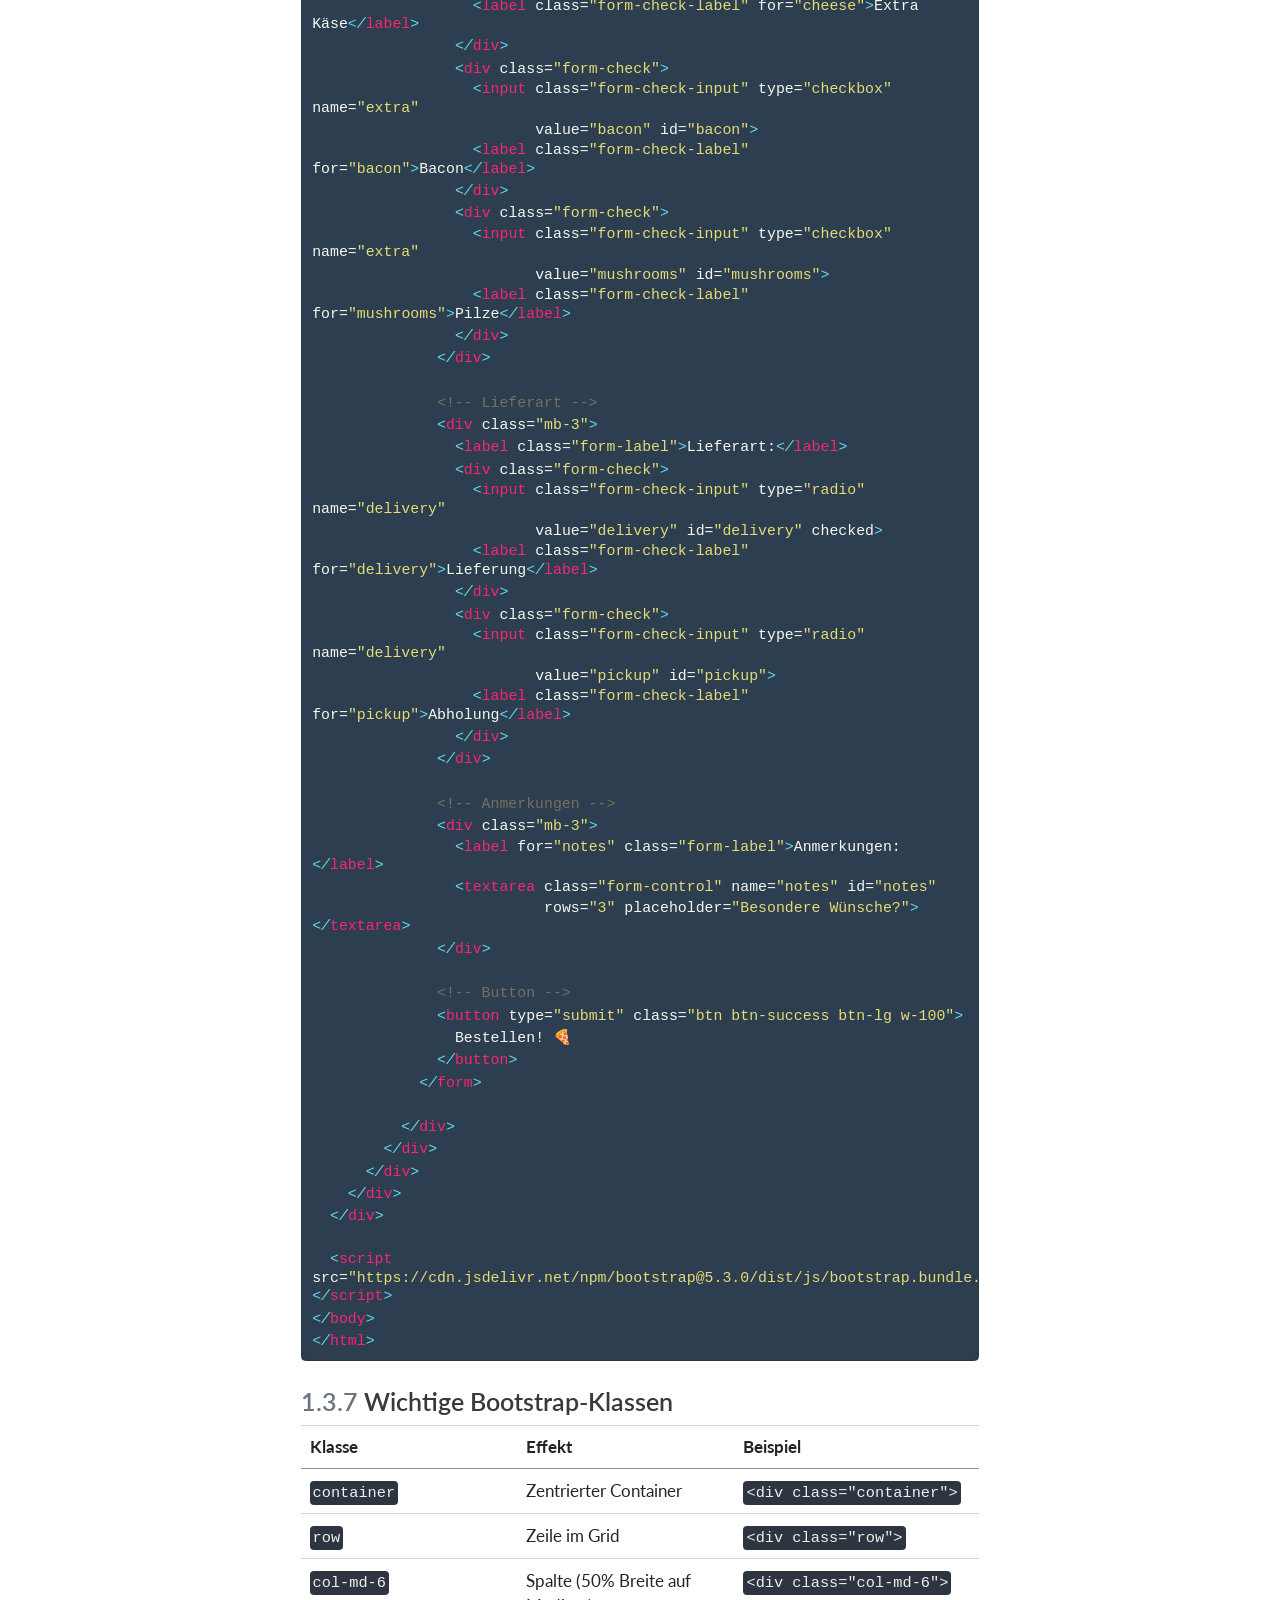
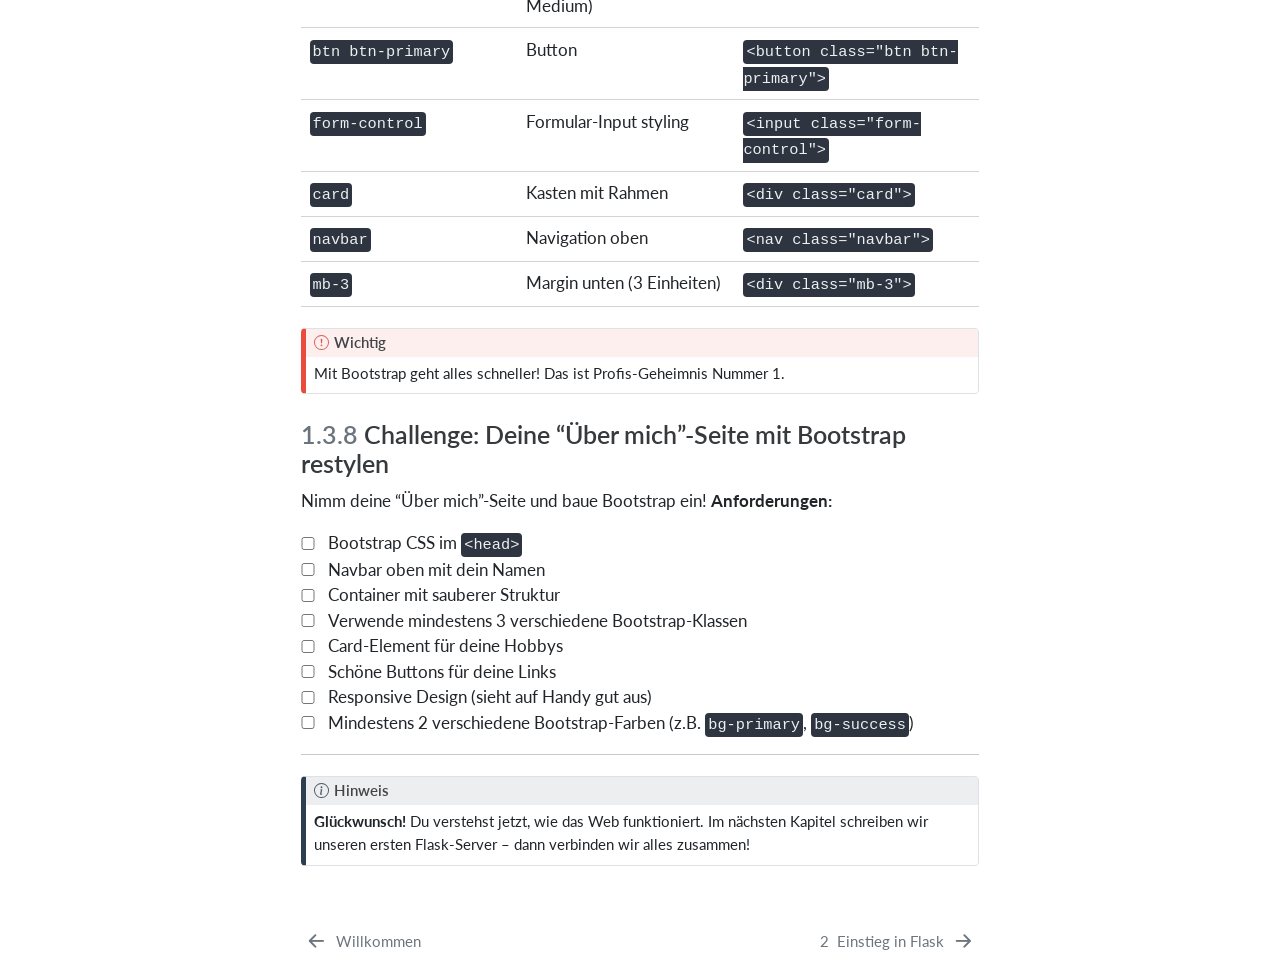
<file: 01-web-verstehen.html>
<!DOCTYPE html>
<html xmlns="http://www.w3.org/1999/xhtml" lang="de" xml:lang="de"><head>

<meta charset="utf-8">
<meta name="generator" content="quarto-1.8.27">

<meta name="viewport" content="width=device-width, initial-scale=1.0, user-scalable=yes">


<title>1&nbsp; Das Web verstehen – Python &amp; Flask – Von Null zur Web-App</title>
<style>
code{white-space: pre-wrap;}
span.smallcaps{font-variant: small-caps;}
div.columns{display: flex; gap: min(4vw, 1.5em);}
div.column{flex: auto; overflow-x: auto;}
div.hanging-indent{margin-left: 1.5em; text-indent: -1.5em;}
ul.task-list{list-style: none;}
ul.task-list li input[type="checkbox"] {
  width: 0.8em;
  margin: 0 0.8em 0.2em -1em; /* quarto-specific, see https://github.com/quarto-dev/quarto-cli/issues/4556 */ 
  vertical-align: middle;
}
/* CSS for syntax highlighting */
html { -webkit-text-size-adjust: 100%; }
pre > code.sourceCode { white-space: pre; position: relative; }
pre > code.sourceCode > span { display: inline-block; line-height: 1.25; }
pre > code.sourceCode > span:empty { height: 1.2em; }
.sourceCode { overflow: visible; }
code.sourceCode > span { color: inherit; text-decoration: inherit; }
div.sourceCode { margin: 1em 0; }
pre.sourceCode { margin: 0; }
@media screen {
div.sourceCode { overflow: auto; }
}
@media print {
pre > code.sourceCode { white-space: pre-wrap; }
pre > code.sourceCode > span { text-indent: -5em; padding-left: 5em; }
}
pre.numberSource code
  { counter-reset: source-line 0; }
pre.numberSource code > span
  { position: relative; left: -4em; counter-increment: source-line; }
pre.numberSource code > span > a:first-child::before
  { content: counter(source-line);
    position: relative; left: -1em; text-align: right; vertical-align: baseline;
    border: none; display: inline-block;
    -webkit-touch-callout: none; -webkit-user-select: none;
    -khtml-user-select: none; -moz-user-select: none;
    -ms-user-select: none; user-select: none;
    padding: 0 4px; width: 4em;
  }
pre.numberSource { margin-left: 3em;  padding-left: 4px; }
div.sourceCode
  {   }
@media screen {
pre > code.sourceCode > span > a:first-child::before { text-decoration: underline; }
}
</style>


<script src="site_libs/quarto-nav/quarto-nav.js"></script>
<script src="site_libs/quarto-nav/headroom.min.js"></script>
<script src="site_libs/clipboard/clipboard.min.js"></script>
<script src="site_libs/quarto-search/autocomplete.umd.js"></script>
<script src="site_libs/quarto-search/fuse.min.js"></script>
<script src="site_libs/quarto-search/quarto-search.js"></script>
<meta name="quarto:offset" content="./">
<link href="./02-einstieg-flask.html" rel="next">
<link href="./index.html" rel="prev">
<script src="site_libs/quarto-html/quarto.js" type="module"></script>
<script src="site_libs/quarto-html/tabsets/tabsets.js" type="module"></script>
<script src="site_libs/quarto-html/axe/axe-check.js" type="module"></script>
<script src="site_libs/quarto-html/popper.min.js"></script>
<script src="site_libs/quarto-html/tippy.umd.min.js"></script>
<script src="site_libs/quarto-html/anchor.min.js"></script>
<link href="site_libs/quarto-html/tippy.css" rel="stylesheet">
<link href="site_libs/quarto-html/quarto-syntax-highlighting-9e15f8fb9e1f2f288bfbe28f6ca11029.css" rel="stylesheet" id="quarto-text-highlighting-styles">
<script src="site_libs/bootstrap/bootstrap.min.js"></script>
<link href="site_libs/bootstrap/bootstrap-icons.css" rel="stylesheet">
<link href="site_libs/bootstrap/bootstrap-2f3bc4ba27a05b147495d91446fe5e42.min.css" rel="stylesheet" append-hash="true" id="quarto-bootstrap" data-mode="light">
<script id="quarto-search-options" type="application/json">{
  "location": "sidebar",
  "copy-button": false,
  "collapse-after": 3,
  "panel-placement": "start",
  "type": "textbox",
  "limit": 50,
  "keyboard-shortcut": [
    "f",
    "/",
    "s"
  ],
  "show-item-context": false,
  "language": {
    "search-no-results-text": "Keine Treffer",
    "search-matching-documents-text": "Treffer",
    "search-copy-link-title": "Link in die Suche kopieren",
    "search-hide-matches-text": "Zusätzliche Treffer verbergen",
    "search-more-match-text": "weitere Treffer in diesem Dokument",
    "search-more-matches-text": "weitere Treffer in diesem Dokument",
    "search-clear-button-title": "Zurücksetzen",
    "search-text-placeholder": "",
    "search-detached-cancel-button-title": "Abbrechen",
    "search-submit-button-title": "Abschicken",
    "search-label": "Suchen"
  }
}</script>


<link rel="stylesheet" href="styles.css">
</head>

<body class="nav-sidebar floating quarto-light">

<div id="quarto-search-results"></div>
  <header id="quarto-header" class="headroom fixed-top">
  <nav class="quarto-secondary-nav">
    <div class="container-fluid d-flex">
      <button type="button" class="quarto-btn-toggle btn" data-bs-toggle="collapse" role="button" data-bs-target=".quarto-sidebar-collapse-item" aria-controls="quarto-sidebar" aria-expanded="false" aria-label="Seitenleiste umschalten" onclick="if (window.quartoToggleHeadroom) { window.quartoToggleHeadroom(); }">
        <i class="bi bi-layout-text-sidebar-reverse"></i>
      </button>
        <nav class="quarto-page-breadcrumbs" aria-label="breadcrumb"><ol class="breadcrumb"><li class="breadcrumb-item"><a href="./01-web-verstehen.html">Grundlagen</a></li><li class="breadcrumb-item"><a href="./01-web-verstehen.html"><span class="chapter-number">1</span>&nbsp; <span class="chapter-title">Das Web verstehen</span></a></li></ol></nav>
        <a class="flex-grow-1" role="navigation" data-bs-toggle="collapse" data-bs-target=".quarto-sidebar-collapse-item" aria-controls="quarto-sidebar" aria-expanded="false" aria-label="Seitenleiste umschalten" onclick="if (window.quartoToggleHeadroom) { window.quartoToggleHeadroom(); }">      
        </a>
      <button type="button" class="btn quarto-search-button" aria-label="Suchen" onclick="window.quartoOpenSearch();">
        <i class="bi bi-search"></i>
      </button>
    </div>
  </nav>
</header>
<!-- content -->
<div id="quarto-content" class="quarto-container page-columns page-rows-contents page-layout-article">
<!-- sidebar -->
  <nav id="quarto-sidebar" class="sidebar collapse collapse-horizontal quarto-sidebar-collapse-item sidebar-navigation floating overflow-auto">
    <div class="pt-lg-2 mt-2 text-left sidebar-header">
    <div class="sidebar-title mb-0 py-0">
      <a href="./">Python &amp; Flask – Von Null zur Web-App</a> 
    </div>
      </div>
        <div class="mt-2 flex-shrink-0 align-items-center">
        <div class="sidebar-search">
        <div id="quarto-search" class="" title="Suchen"></div>
        </div>
        </div>
    <div class="sidebar-menu-container"> 
    <ul class="list-unstyled mt-1">
        <li class="sidebar-item">
  <div class="sidebar-item-container"> 
  <a href="./index.html" class="sidebar-item-text sidebar-link">
 <span class="menu-text">Willkommen</span></a>
  </div>
</li>
        <li class="sidebar-item sidebar-item-section">
      <div class="sidebar-item-container"> 
            <a class="sidebar-item-text sidebar-link text-start" data-bs-toggle="collapse" data-bs-target="#quarto-sidebar-section-1" role="navigation" aria-expanded="true">
 <span class="menu-text">Grundlagen</span></a>
          <a class="sidebar-item-toggle text-start" data-bs-toggle="collapse" data-bs-target="#quarto-sidebar-section-1" role="navigation" aria-expanded="true" aria-label="Abschnitt umschalten">
            <i class="bi bi-chevron-right ms-2"></i>
          </a> 
      </div>
      <ul id="quarto-sidebar-section-1" class="collapse list-unstyled sidebar-section depth1 show">  
          <li class="sidebar-item">
  <div class="sidebar-item-container"> 
  <a href="./01-web-verstehen.html" class="sidebar-item-text sidebar-link active">
 <span class="menu-text"><span class="chapter-number">1</span>&nbsp; <span class="chapter-title">Das Web verstehen</span></span></a>
  </div>
</li>
          <li class="sidebar-item">
  <div class="sidebar-item-container"> 
  <a href="./02-einstieg-flask.html" class="sidebar-item-text sidebar-link">
 <span class="menu-text"><span class="chapter-number">2</span>&nbsp; <span class="chapter-title">Einstieg in Flask</span></span></a>
  </div>
</li>
      </ul>
  </li>
        <li class="sidebar-item sidebar-item-section">
      <div class="sidebar-item-container"> 
            <a class="sidebar-item-text sidebar-link text-start" data-bs-toggle="collapse" data-bs-target="#quarto-sidebar-section-2" role="navigation" aria-expanded="true">
 <span class="menu-text">Interaktion &amp; Daten</span></a>
          <a class="sidebar-item-toggle text-start" data-bs-toggle="collapse" data-bs-target="#quarto-sidebar-section-2" role="navigation" aria-expanded="true" aria-label="Abschnitt umschalten">
            <i class="bi bi-chevron-right ms-2"></i>
          </a> 
      </div>
      <ul id="quarto-sidebar-section-2" class="collapse list-unstyled sidebar-section depth1 show">  
          <li class="sidebar-item">
  <div class="sidebar-item-container"> 
  <a href="./03-interaktion.html" class="sidebar-item-text sidebar-link">
 <span class="menu-text"><span class="chapter-number">3</span>&nbsp; <span class="chapter-title">Interaktion</span></span></a>
  </div>
</li>
          <li class="sidebar-item">
  <div class="sidebar-item-container"> 
  <a href="./04-datenbanken.html" class="sidebar-item-text sidebar-link">
 <span class="menu-text"><span class="chapter-number">4</span>&nbsp; <span class="chapter-title">Daten speichern</span></span></a>
  </div>
</li>
          <li class="sidebar-item">
  <div class="sidebar-item-container"> 
  <a href="./05-sessions.html" class="sidebar-item-text sidebar-link">
 <span class="menu-text"><span class="chapter-number">5</span>&nbsp; <span class="chapter-title">Sessions und To-Do-App</span></span></a>
  </div>
</li>
      </ul>
  </li>
        <li class="sidebar-item sidebar-item-section">
      <div class="sidebar-item-container"> 
            <a class="sidebar-item-text sidebar-link text-start" data-bs-toggle="collapse" data-bs-target="#quarto-sidebar-section-3" role="navigation" aria-expanded="true">
 <span class="menu-text">Projekt</span></a>
          <a class="sidebar-item-toggle text-start" data-bs-toggle="collapse" data-bs-target="#quarto-sidebar-section-3" role="navigation" aria-expanded="true" aria-label="Abschnitt umschalten">
            <i class="bi bi-chevron-right ms-2"></i>
          </a> 
      </div>
      <ul id="quarto-sidebar-section-3" class="collapse list-unstyled sidebar-section depth1 show">  
          <li class="sidebar-item">
  <div class="sidebar-item-container"> 
  <a href="./06-abschlussprojekt.html" class="sidebar-item-text sidebar-link">
 <span class="menu-text"><span class="chapter-number">6</span>&nbsp; <span class="chapter-title">Abschlussprojekt</span></span></a>
  </div>
</li>
      </ul>
  </li>
        <li class="sidebar-item sidebar-item-section">
      <div class="sidebar-item-container"> 
            <a class="sidebar-item-text sidebar-link text-start" data-bs-toggle="collapse" data-bs-target="#quarto-sidebar-section-4" role="navigation" aria-expanded="true">
 <span class="menu-text">Lösungen</span></a>
          <a class="sidebar-item-toggle text-start" data-bs-toggle="collapse" data-bs-target="#quarto-sidebar-section-4" role="navigation" aria-expanded="true" aria-label="Abschnitt umschalten">
            <i class="bi bi-chevron-right ms-2"></i>
          </a> 
      </div>
      <ul id="quarto-sidebar-section-4" class="collapse list-unstyled sidebar-section depth1 show">  
          <li class="sidebar-item">
  <div class="sidebar-item-container"> 
  <a href="./loesungen/01-loesungen.html" class="sidebar-item-text sidebar-link">
 <span class="menu-text">Lösungen: Das Web verstehen</span></a>
  </div>
</li>
          <li class="sidebar-item">
  <div class="sidebar-item-container"> 
  <a href="./loesungen/02-loesungen.html" class="sidebar-item-text sidebar-link">
 <span class="menu-text">Lösungen: Einstieg in Flask</span></a>
  </div>
</li>
          <li class="sidebar-item">
  <div class="sidebar-item-container"> 
  <a href="./loesungen/03-loesungen.html" class="sidebar-item-text sidebar-link">
 <span class="menu-text">Lösungen: Interaktion</span></a>
  </div>
</li>
          <li class="sidebar-item">
  <div class="sidebar-item-container"> 
  <a href="./loesungen/04-loesungen.html" class="sidebar-item-text sidebar-link">
 <span class="menu-text">Lösungen: Daten speichern</span></a>
  </div>
</li>
          <li class="sidebar-item">
  <div class="sidebar-item-container"> 
  <a href="./loesungen/05-loesungen.html" class="sidebar-item-text sidebar-link">
 <span class="menu-text">Lösungen: Sessions und To-Do-App</span></a>
  </div>
</li>
      </ul>
  </li>
    </ul>
    </div>
</nav>
<div id="quarto-sidebar-glass" class="quarto-sidebar-collapse-item" data-bs-toggle="collapse" data-bs-target=".quarto-sidebar-collapse-item"></div>
<!-- margin-sidebar -->
    <div id="quarto-margin-sidebar" class="sidebar margin-sidebar">
        <nav id="TOC" role="doc-toc" class="toc-active">
    <h2 id="toc-title">Inhaltsverzeichnis</h2>
   
  <ul>
  <li><a href="#ue-1-wie-funktioniert-das-web" id="toc-ue-1-wie-funktioniert-das-web" class="nav-link active" data-scroll-target="#ue-1-wie-funktioniert-das-web"><span class="header-section-number">1.1</span> UE 1: Wie funktioniert das Web?</a>
  <ul class="collapse">
  <li><a href="#das-client-server-modell" id="toc-das-client-server-modell" class="nav-link" data-scroll-target="#das-client-server-modell"><span class="header-section-number">1.1.1</span> Das Client-Server-Modell</a></li>
  <li><a href="#http-anfragen-und-antworten" id="toc-http-anfragen-und-antworten" class="nav-link" data-scroll-target="#http-anfragen-und-antworten"><span class="header-section-number">1.1.2</span> HTTP: Anfragen und Antworten</a></li>
  <li><a href="#get-und-post-die-zwei-wichtigsten-methoden" id="toc-get-und-post-die-zwei-wichtigsten-methoden" class="nav-link" data-scroll-target="#get-und-post-die-zwei-wichtigsten-methoden"><span class="header-section-number">1.1.3</span> GET und POST – Die zwei wichtigsten Methoden</a></li>
  <li><a href="#urls-verstehen" id="toc-urls-verstehen" class="nav-link" data-scroll-target="#urls-verstehen"><span class="header-section-number">1.1.4</span> URLs verstehen</a></li>
  <li><a href="#http-status-codes" id="toc-http-status-codes" class="nav-link" data-scroll-target="#http-status-codes"><span class="header-section-number">1.1.5</span> HTTP-Status-Codes</a></li>
  <li><a href="#übung-internet-detektiv" id="toc-übung-internet-detektiv" class="nav-link" data-scroll-target="#übung-internet-detektiv"><span class="header-section-number">1.1.6</span> Übung: Internet-Detektiv</a></li>
  </ul></li>
  <li><a href="#ue-2-html-die-sprache-der-webseiten" id="toc-ue-2-html-die-sprache-der-webseiten" class="nav-link" data-scroll-target="#ue-2-html-die-sprache-der-webseiten"><span class="header-section-number">1.2</span> UE 2: HTML – Die Sprache der Webseiten</a>
  <ul class="collapse">
  <li><a href="#html-grundstruktur" id="toc-html-grundstruktur" class="nav-link" data-scroll-target="#html-grundstruktur"><span class="header-section-number">1.2.1</span> HTML-Grundstruktur</a></li>
  <li><a href="#die-wichtigsten-tags" id="toc-die-wichtigsten-tags" class="nav-link" data-scroll-target="#die-wichtigsten-tags"><span class="header-section-number">1.2.2</span> Die wichtigsten Tags</a></li>
  <li><a href="#projekt-über-mich-seite" id="toc-projekt-über-mich-seite" class="nav-link" data-scroll-target="#projekt-über-mich-seite"><span class="header-section-number">1.2.3</span> Projekt: “Über mich”-Seite</a></li>
  <li><a href="#übung-deine-eigene-über-mich-seite" id="toc-übung-deine-eigene-über-mich-seite" class="nav-link" data-scroll-target="#übung-deine-eigene-über-mich-seite"><span class="header-section-number">1.2.4</span> Übung: Deine eigene “Über mich”-Seite</a></li>
  <li><a href="#html-formulare" id="toc-html-formulare" class="nav-link" data-scroll-target="#html-formulare"><span class="header-section-number">1.2.5</span> HTML-Formulare</a></li>
  <li><a href="#projekt-kontaktformular" id="toc-projekt-kontaktformular" class="nav-link" data-scroll-target="#projekt-kontaktformular"><span class="header-section-number">1.2.6</span> Projekt: Kontaktformular</a></li>
  <li><a href="#challenge-pizza-bella-bestellformular" id="toc-challenge-pizza-bella-bestellformular" class="nav-link" data-scroll-target="#challenge-pizza-bella-bestellformular"><span class="header-section-number">1.2.7</span> Challenge: Pizza Bella Bestellformular</a></li>
  </ul></li>
  <li><a href="#ue-3-css-und-bootstrap" id="toc-ue-3-css-und-bootstrap" class="nav-link" data-scroll-target="#ue-3-css-und-bootstrap"><span class="header-section-number">1.3</span> UE 3: CSS und Bootstrap</a>
  <ul class="collapse">
  <li><a href="#css-grundlagen" id="toc-css-grundlagen" class="nav-link" data-scroll-target="#css-grundlagen"><span class="header-section-number">1.3.1</span> CSS-Grundlagen</a></li>
  <li><a href="#css-einbinden" id="toc-css-einbinden" class="nav-link" data-scroll-target="#css-einbinden"><span class="header-section-number">1.3.2</span> CSS einbinden</a></li>
  <li><a href="#projekt-über-mich-seite-stylen" id="toc-projekt-über-mich-seite-stylen" class="nav-link" data-scroll-target="#projekt-über-mich-seite-stylen"><span class="header-section-number">1.3.3</span> Projekt: “Über mich”-Seite stylen</a></li>
  <li><a href="#experiment-phase-probiere-das-aus" id="toc-experiment-phase-probiere-das-aus" class="nav-link" data-scroll-target="#experiment-phase-probiere-das-aus"><span class="header-section-number">1.3.4</span> Experiment-Phase: Probiere das aus!</a></li>
  <li><a href="#bootstrap-das-geheimgeheimnis-für-schnelle-websites" id="toc-bootstrap-das-geheimgeheimnis-für-schnelle-websites" class="nav-link" data-scroll-target="#bootstrap-das-geheimgeheimnis-für-schnelle-websites"><span class="header-section-number">1.3.5</span> Bootstrap – Das Geheimgeheimnis für schnelle Websites</a></li>
  <li><a href="#projekt-pizza-bella-mit-bootstrap" id="toc-projekt-pizza-bella-mit-bootstrap" class="nav-link" data-scroll-target="#projekt-pizza-bella-mit-bootstrap"><span class="header-section-number">1.3.6</span> Projekt: Pizza Bella mit Bootstrap</a></li>
  <li><a href="#wichtige-bootstrap-klassen" id="toc-wichtige-bootstrap-klassen" class="nav-link" data-scroll-target="#wichtige-bootstrap-klassen"><span class="header-section-number">1.3.7</span> Wichtige Bootstrap-Klassen</a></li>
  <li><a href="#challenge-deine-über-mich-seite-mit-bootstrap-restylen" id="toc-challenge-deine-über-mich-seite-mit-bootstrap-restylen" class="nav-link" data-scroll-target="#challenge-deine-über-mich-seite-mit-bootstrap-restylen"><span class="header-section-number">1.3.8</span> Challenge: Deine “Über mich”-Seite mit Bootstrap restylen</a></li>
  </ul></li>
  </ul>
</nav>
    </div>
<!-- main -->
<main class="content" id="quarto-document-content">

<header id="title-block-header" class="quarto-title-block default"><nav class="quarto-page-breadcrumbs quarto-title-breadcrumbs d-none d-lg-block" aria-label="breadcrumb"><ol class="breadcrumb"><li class="breadcrumb-item"><a href="./01-web-verstehen.html">Grundlagen</a></li><li class="breadcrumb-item"><a href="./01-web-verstehen.html"><span class="chapter-number">1</span>&nbsp; <span class="chapter-title">Das Web verstehen</span></a></li></ol></nav>
<div class="quarto-title">
<h1 class="title"><span id="sec-web" class="quarto-section-identifier"><span class="chapter-number">1</span>&nbsp; <span class="chapter-title">Das Web verstehen</span></span></h1>
</div>



<div class="quarto-title-meta">

    
  
    
  </div>
  


</header>


<p>Bevor wir Flask programmieren, müssen wir verstehen, wie das Web eigentlich funktioniert. Das mag zuerst theoretisch klingen – aber du wirst sehen: Wenn du weißt, wie Browser und Server miteinander sprechen, wird alles andere viel verständlicher!</p>
<section id="ue-1-wie-funktioniert-das-web" class="level2" data-number="1.1">
<h2 data-number="1.1" class="anchored" data-anchor-id="ue-1-wie-funktioniert-das-web"><span class="header-section-number">1.1</span> UE 1: Wie funktioniert das Web?</h2>
<section id="das-client-server-modell" class="level3" data-number="1.1.1">
<h3 data-number="1.1.1" class="anchored" data-anchor-id="das-client-server-modell"><span class="header-section-number">1.1.1</span> Das Client-Server-Modell</h3>
<p>Stell dir ein Restaurant vor:</p>
<pre><code>┌─────────────────────────────────────────────┐
│  Du (Browser / Client) sitzt am Tisch      │
│                                             │
│  → "Ich möchte ein Schnitzel bestellen"   │
│                                             │
│  ← Und hier kommt das Schnitzel an!        │
│                                             │
└─────────────────────────────────────────────┘
         ↑            ↓
         │   Bestellung/Essen
         │
┌─────────────────────────────────────────────┐
│  Die Küche (Server)                        │
│                                             │
│  → "Alles klar, ich koche..."             │
│  ← "Fertig!"                               │
└─────────────────────────────────────────────┘</code></pre>
<p>Im Web funktioniert das genau so:</p>
<ul>
<li><strong>Client</strong> = Dein Browser (Chrome, Firefox, Safari)</li>
<li><strong>Server</strong> = Ein Computer irgendwo auf der Welt, der Websites speichert</li>
<li><strong>Bestellung</strong> = HTTP-Request (deine Anfrage an den Server)</li>
<li><strong>Essen</strong> = HTTP-Response (die Antwort vom Server mit der Website)</li>
</ul>
<div class="callout callout-style-default callout-note callout-titled">
<div class="callout-header d-flex align-content-center">
<div class="callout-icon-container">
<i class="callout-icon"></i>
</div>
<div class="callout-title-container flex-fill">
Hinweis
</div>
</div>
<div class="callout-body-container callout-body">
<p>HTTP steht für “HyperText Transfer Protocol” – das ist einfach die Sprache, in der Browser und Server miteinander reden.</p>
</div>
</div>
</section>
<section id="http-anfragen-und-antworten" class="level3" data-number="1.1.2">
<h3 data-number="1.1.2" class="anchored" data-anchor-id="http-anfragen-und-antworten"><span class="header-section-number">1.1.2</span> HTTP: Anfragen und Antworten</h3>
<p>Wenn du eine Website aufrufst, passiert folgendes:</p>
<p><strong>Dein Browser (Client) sendet einen HTTP-Request:</strong></p>
<pre><code>GET /index.html HTTP/1.1
Host: www.example.com</code></pre>
<p>Das bedeutet: “Gib mir bitte die Datei index.html vom Server example.com”</p>
<p><strong>Der Server antwortet mit einem HTTP-Response:</strong></p>
<pre><code>HTTP/1.1 200 OK
Content-Type: text/html

&lt;html&gt;
  &lt;body&gt;
    &lt;h1&gt;Willkommen!&lt;/h1&gt;
  &lt;/body&gt;
&lt;/html&gt;</code></pre>
<p>Das bedeutet: “OK, alles gut! Hier ist deine Website!”</p>
</section>
<section id="get-und-post-die-zwei-wichtigsten-methoden" class="level3" data-number="1.1.3">
<h3 data-number="1.1.3" class="anchored" data-anchor-id="get-und-post-die-zwei-wichtigsten-methoden"><span class="header-section-number">1.1.3</span> GET und POST – Die zwei wichtigsten Methoden</h3>
<p>Es gibt verschiedene Arten, mit einem Server zu kommunizieren. Die zwei wichtigsten sind:</p>
<p><strong>GET-Request:</strong> - Du möchtest <strong>Daten vom Server holen</strong> (lesen) - Die Parameter sieht man in der URL: <code>www.google.com/search?q=python</code> - GET ist für Anfragen gedacht, die den Server nicht verändern</p>
<p><strong>POST-Request:</strong> - Du möchtest <strong>Daten zum Server schicken</strong> (schreiben) - Beispiel: Ein Formular ausfüllen und absenden - Die Daten sind nicht in der URL sichtbar (sicherer für Passwörter!)</p>
<div class="callout callout-style-default callout-tip callout-titled">
<div class="callout-header d-flex align-content-center">
<div class="callout-icon-container">
<i class="callout-icon"></i>
</div>
<div class="callout-title-container flex-fill">
Tipp
</div>
</div>
<div class="callout-body-container callout-body">
<p><strong>Merksatz:</strong> GET = holen (lesen), POST = schicken (schreiben)</p>
</div>
</div>
</section>
<section id="urls-verstehen" class="level3" data-number="1.1.4">
<h3 data-number="1.1.4" class="anchored" data-anchor-id="urls-verstehen"><span class="header-section-number">1.1.4</span> URLs verstehen</h3>
<p>Eine URL hat mehrere Teile:</p>
<pre><code>https://www.youtube.com/watch?v=dQw4w9WgXcQ&amp;t=10s
│       │   │             │         │      │
│       │   │             │         │      └─ Parameter: Start bei 10 Sekunden
│       │   │             │         └──────── Parameter: Video-ID
│       │   │             └─────────────────── Query String (Parameter)
│       │   └──────────────────────────────── Path (Pfad)
│       └──────────────────────────────────── Domain (Server)
└──────────────────────────────────────────── Protokoll (https)</code></pre>
<ul>
<li><strong>Protokoll</strong> (<code>https://</code>): Verschlüsselte Verbindung</li>
<li><strong>Domain</strong> (<code>www.youtube.com</code>): Der Server</li>
<li><strong>Path</strong> (<code>/watch</code>): Der Pfad auf dem Server</li>
<li><strong>Parameter</strong> (<code>?v=...&amp;t=...</code>): Zusätzliche Informationen</li>
</ul>
</section>
<section id="http-status-codes" class="level3" data-number="1.1.5">
<h3 data-number="1.1.5" class="anchored" data-anchor-id="http-status-codes"><span class="header-section-number">1.1.5</span> HTTP-Status-Codes</h3>
<p>Der Server antwortet nicht nur mit einer Seite, sondern auch mit einem Code, der sagt, ob alles gut ging:</p>
<table class="caption-top table">
<colgroup>
<col style="width: 22%">
<col style="width: 40%">
<col style="width: 37%">
</colgroup>
<thead>
<tr class="header">
<th>Code</th>
<th>Bedeutung</th>
<th>Beispiel</th>
</tr>
</thead>
<tbody>
<tr class="odd">
<td><strong>200</strong></td>
<td>OK</td>
<td>Deine Anfrage war erfolgreich ✓</td>
</tr>
<tr class="even">
<td><strong>301</strong></td>
<td>Moved Permanently</td>
<td>Die Seite wurde woanders hin verschoben</td>
</tr>
<tr class="odd">
<td><strong>404</strong></td>
<td>Not Found</td>
<td>Die Seite existiert nicht ✗</td>
</tr>
<tr class="even">
<td><strong>500</strong></td>
<td>Server Error</td>
<td>Der Server hat einen Fehler</td>
</tr>
</tbody>
</table>
<div class="callout callout-style-default callout-important callout-titled">
<div class="callout-header d-flex align-content-center">
<div class="callout-icon-container">
<i class="callout-icon"></i>
</div>
<div class="callout-title-container flex-fill">
Wichtig
</div>
</div>
<div class="callout-body-container callout-body">
<p>Die Status-Codes helfen dir zu verstehen, was beim Laden einer Website passiert – sehr wichtig für Debugging!</p>
</div>
</div>
</section>
<section id="übung-internet-detektiv" class="level3" data-number="1.1.6">
<h3 data-number="1.1.6" class="anchored" data-anchor-id="übung-internet-detektiv"><span class="header-section-number">1.1.6</span> Übung: Internet-Detektiv</h3>
<p>Jetzt wirst du selbst zum Detektiv und schaust, was bei deinen liebsten Websites passiert!</p>
<p><strong>Deine Aufgaben:</strong></p>
<ol type="1">
<li>Öffne Google Chrome (oder einen anderen Browser)</li>
<li>Drücke <strong>F12</strong> oder <strong>Rechtsklick → Untersuchen</strong></li>
<li>Gehe zum Tab <strong>“Netzwerk”</strong> (Network)</li>
<li>Besuche eine Website, z.B. <code>www.example.com</code></li>
<li>Schau dir die Requests an:
<ul>
<li>Welche Requests wurden gemacht?</li>
<li>Was ist der Status-Code der HTML-Datei?</li>
<li>Wie heißt der Server (Host)?</li>
<li>Gibt es GET-Parameter in der URL?</li>
</ul></li>
<li>Probiere verschiedene Websites aus:
<ul>
<li>Google (mit Suche)</li>
<li>YouTube (klick auf ein Video)</li>
<li>Deine Lieblingswebsite</li>
</ul></li>
</ol>
<p><strong>Fragen zum Nachdenken:</strong> - Wie viele Requests werden gemacht, wenn du eine Website aufrufst? - Warum braucht der Browser mehrere Requests? - Welche Status-Codes hast du gefunden?</p>
<hr>
</section>
</section>
<section id="ue-2-html-die-sprache-der-webseiten" class="level2" data-number="1.2">
<h2 data-number="1.2" class="anchored" data-anchor-id="ue-2-html-die-sprache-der-webseiten"><span class="header-section-number">1.2</span> UE 2: HTML – Die Sprache der Webseiten</h2>
<p>HTML (HyperText Markup Language) ist die Sprache, in der Webseiten geschrieben werden. HTML nutzt <strong>Tags</strong> (Befehle), um dem Browser zu sagen: “Das ist eine Überschrift”, “Das ist ein Bild”, usw.</p>
<section id="html-grundstruktur" class="level3" data-number="1.2.1">
<h3 data-number="1.2.1" class="anchored" data-anchor-id="html-grundstruktur"><span class="header-section-number">1.2.1</span> HTML-Grundstruktur</h3>
<p>Jede HTML-Datei sieht so aus:</p>
<div class="code-copy-outer-scaffold"><div class="sourceCode" id="cb5"><pre class="sourceCode html code-with-copy"><code class="sourceCode html"><span id="cb5-1"><a href="#cb5-1" aria-hidden="true" tabindex="-1"></a><span class="dt">&lt;!DOCTYPE</span> html<span class="dt">&gt;</span></span>
<span id="cb5-2"><a href="#cb5-2" aria-hidden="true" tabindex="-1"></a><span class="dt">&lt;</span><span class="kw">html</span><span class="dt">&gt;</span></span>
<span id="cb5-3"><a href="#cb5-3" aria-hidden="true" tabindex="-1"></a>  <span class="dt">&lt;</span><span class="kw">head</span><span class="dt">&gt;</span></span>
<span id="cb5-4"><a href="#cb5-4" aria-hidden="true" tabindex="-1"></a>    <span class="dt">&lt;</span><span class="kw">meta</span><span class="ot"> charset</span><span class="op">=</span><span class="st">"UTF-8"</span><span class="dt">&gt;</span></span>
<span id="cb5-5"><a href="#cb5-5" aria-hidden="true" tabindex="-1"></a>    <span class="dt">&lt;</span><span class="kw">title</span><span class="dt">&gt;</span>Das ist der Tab-Name<span class="dt">&lt;/</span><span class="kw">title</span><span class="dt">&gt;</span></span>
<span id="cb5-6"><a href="#cb5-6" aria-hidden="true" tabindex="-1"></a>  <span class="dt">&lt;/</span><span class="kw">head</span><span class="dt">&gt;</span></span>
<span id="cb5-7"><a href="#cb5-7" aria-hidden="true" tabindex="-1"></a>  <span class="dt">&lt;</span><span class="kw">body</span><span class="dt">&gt;</span></span>
<span id="cb5-8"><a href="#cb5-8" aria-hidden="true" tabindex="-1"></a>    <span class="co">&lt;!-- Hier kommt der sichtbare Inhalt --&gt;</span></span>
<span id="cb5-9"><a href="#cb5-9" aria-hidden="true" tabindex="-1"></a>    <span class="dt">&lt;</span><span class="kw">h1</span><span class="dt">&gt;</span>Hallo Welt!<span class="dt">&lt;/</span><span class="kw">h1</span><span class="dt">&gt;</span></span>
<span id="cb5-10"><a href="#cb5-10" aria-hidden="true" tabindex="-1"></a>  <span class="dt">&lt;/</span><span class="kw">body</span><span class="dt">&gt;</span></span>
<span id="cb5-11"><a href="#cb5-11" aria-hidden="true" tabindex="-1"></a><span class="dt">&lt;/</span><span class="kw">html</span><span class="dt">&gt;</span></span></code></pre></div><button title="In die Zwischenablage kopieren" class="code-copy-button"><i class="bi"></i></button></div>
<ul>
<li><code>&lt;!DOCTYPE html&gt;</code>: Sagt dem Browser: “Das ist HTML5”</li>
<li><code>&lt;html&gt;</code>: Das äußerste Tag</li>
<li><code>&lt;head&gt;</code>: Metadaten, nicht sichtbar</li>
<li><code>&lt;body&gt;</code>: Der sichtbare Inhalt</li>
</ul>
</section>
<section id="die-wichtigsten-tags" class="level3" data-number="1.2.2">
<h3 data-number="1.2.2" class="anchored" data-anchor-id="die-wichtigsten-tags"><span class="header-section-number">1.2.2</span> Die wichtigsten Tags</h3>
<table class="caption-top table">
<colgroup>
<col style="width: 19%">
<col style="width: 42%">
<col style="width: 38%">
</colgroup>
<thead>
<tr class="header">
<th>Tag</th>
<th>Verwendung</th>
<th>Beispiel</th>
</tr>
</thead>
<tbody>
<tr class="odd">
<td><code>&lt;h1&gt;</code> bis <code>&lt;h6&gt;</code></td>
<td>Überschriften</td>
<td><code>&lt;h1&gt;Großer Titel&lt;/h1&gt;</code></td>
</tr>
<tr class="even">
<td><code>&lt;p&gt;</code></td>
<td>Absatz</td>
<td><code>&lt;p&gt;Ein langer Text...&lt;/p&gt;</code></td>
</tr>
<tr class="odd">
<td><code>&lt;ul&gt;</code> / <code>&lt;ol&gt;</code></td>
<td>Ungeordnete/Geordnete Liste</td>
<td><code>&lt;ul&gt;&lt;li&gt;Punkt 1&lt;/li&gt;&lt;/ul&gt;</code></td>
</tr>
<tr class="even">
<td><code>&lt;a&gt;</code></td>
<td>Link</td>
<td><code>&lt;a href="www.google.com"&gt;Klick mich&lt;/a&gt;</code></td>
</tr>
<tr class="odd">
<td><code>&lt;img&gt;</code></td>
<td>Bild</td>
<td><code>&lt;img src="foto.jpg" alt="Mein Foto"&gt;</code></td>
</tr>
<tr class="even">
<td><code>&lt;table&gt;</code></td>
<td>Tabelle</td>
<td><code>&lt;table&gt;&lt;tr&gt;&lt;td&gt;Zelle&lt;/td&gt;&lt;/tr&gt;&lt;/table&gt;</code></td>
</tr>
</tbody>
</table>
</section>
<section id="projekt-über-mich-seite" class="level3" data-number="1.2.3">
<h3 data-number="1.2.3" class="anchored" data-anchor-id="projekt-über-mich-seite"><span class="header-section-number">1.2.3</span> Projekt: “Über mich”-Seite</h3>
<p>Jetzt schreibst du deine erste Website! Tippe diesen Code ab:</p>
<div class="code-copy-outer-scaffold"><div class="sourceCode" id="cb6"><pre class="sourceCode html code-with-copy"><code class="sourceCode html"><span id="cb6-1"><a href="#cb6-1" aria-hidden="true" tabindex="-1"></a><span class="dt">&lt;!DOCTYPE</span> html<span class="dt">&gt;</span></span>
<span id="cb6-2"><a href="#cb6-2" aria-hidden="true" tabindex="-1"></a><span class="dt">&lt;</span><span class="kw">html</span><span class="dt">&gt;</span></span>
<span id="cb6-3"><a href="#cb6-3" aria-hidden="true" tabindex="-1"></a><span class="dt">&lt;</span><span class="kw">head</span><span class="dt">&gt;</span></span>
<span id="cb6-4"><a href="#cb6-4" aria-hidden="true" tabindex="-1"></a>  <span class="dt">&lt;</span><span class="kw">meta</span><span class="ot"> charset</span><span class="op">=</span><span class="st">"UTF-8"</span><span class="dt">&gt;</span></span>
<span id="cb6-5"><a href="#cb6-5" aria-hidden="true" tabindex="-1"></a>  <span class="dt">&lt;</span><span class="kw">title</span><span class="dt">&gt;</span>Über mich<span class="dt">&lt;/</span><span class="kw">title</span><span class="dt">&gt;</span></span>
<span id="cb6-6"><a href="#cb6-6" aria-hidden="true" tabindex="-1"></a><span class="dt">&lt;/</span><span class="kw">head</span><span class="dt">&gt;</span></span>
<span id="cb6-7"><a href="#cb6-7" aria-hidden="true" tabindex="-1"></a><span class="dt">&lt;</span><span class="kw">body</span><span class="dt">&gt;</span></span>
<span id="cb6-8"><a href="#cb6-8" aria-hidden="true" tabindex="-1"></a>  <span class="dt">&lt;</span><span class="kw">h1</span><span class="dt">&gt;</span>Hallo! Ich bin Max<span class="dt">&lt;/</span><span class="kw">h1</span><span class="dt">&gt;</span></span>
<span id="cb6-9"><a href="#cb6-9" aria-hidden="true" tabindex="-1"></a>  <span class="dt">&lt;</span><span class="kw">p</span><span class="dt">&gt;</span>Ich bin 17 Jahre alt und lebe in München.<span class="dt">&lt;/</span><span class="kw">p</span><span class="dt">&gt;</span></span>
<span id="cb6-10"><a href="#cb6-10" aria-hidden="true" tabindex="-1"></a></span>
<span id="cb6-11"><a href="#cb6-11" aria-hidden="true" tabindex="-1"></a>  <span class="dt">&lt;</span><span class="kw">h2</span><span class="dt">&gt;</span>Meine Hobbys:<span class="dt">&lt;/</span><span class="kw">h2</span><span class="dt">&gt;</span></span>
<span id="cb6-12"><a href="#cb6-12" aria-hidden="true" tabindex="-1"></a>  <span class="dt">&lt;</span><span class="kw">ul</span><span class="dt">&gt;</span></span>
<span id="cb6-13"><a href="#cb6-13" aria-hidden="true" tabindex="-1"></a>    <span class="dt">&lt;</span><span class="kw">li</span><span class="dt">&gt;</span>Programmieren<span class="dt">&lt;/</span><span class="kw">li</span><span class="dt">&gt;</span></span>
<span id="cb6-14"><a href="#cb6-14" aria-hidden="true" tabindex="-1"></a>    <span class="dt">&lt;</span><span class="kw">li</span><span class="dt">&gt;</span>Gaming<span class="dt">&lt;/</span><span class="kw">li</span><span class="dt">&gt;</span></span>
<span id="cb6-15"><a href="#cb6-15" aria-hidden="true" tabindex="-1"></a>    <span class="dt">&lt;</span><span class="kw">li</span><span class="dt">&gt;</span>Skateboard fahren<span class="dt">&lt;/</span><span class="kw">li</span><span class="dt">&gt;</span></span>
<span id="cb6-16"><a href="#cb6-16" aria-hidden="true" tabindex="-1"></a>  <span class="dt">&lt;/</span><span class="kw">ul</span><span class="dt">&gt;</span></span>
<span id="cb6-17"><a href="#cb6-17" aria-hidden="true" tabindex="-1"></a></span>
<span id="cb6-18"><a href="#cb6-18" aria-hidden="true" tabindex="-1"></a>  <span class="dt">&lt;</span><span class="kw">h2</span><span class="dt">&gt;</span>Meine Fähigkeiten:<span class="dt">&lt;/</span><span class="kw">h2</span><span class="dt">&gt;</span></span>
<span id="cb6-19"><a href="#cb6-19" aria-hidden="true" tabindex="-1"></a>  <span class="dt">&lt;</span><span class="kw">ul</span><span class="dt">&gt;</span></span>
<span id="cb6-20"><a href="#cb6-20" aria-hidden="true" tabindex="-1"></a>    <span class="dt">&lt;</span><span class="kw">li</span><span class="dt">&gt;</span>Python<span class="dt">&lt;/</span><span class="kw">li</span><span class="dt">&gt;</span></span>
<span id="cb6-21"><a href="#cb6-21" aria-hidden="true" tabindex="-1"></a>    <span class="dt">&lt;</span><span class="kw">li</span><span class="dt">&gt;</span>HTML <span class="er">&amp;</span> CSS<span class="dt">&lt;/</span><span class="kw">li</span><span class="dt">&gt;</span></span>
<span id="cb6-22"><a href="#cb6-22" aria-hidden="true" tabindex="-1"></a>    <span class="dt">&lt;</span><span class="kw">li</span><span class="dt">&gt;</span>Englisch<span class="dt">&lt;/</span><span class="kw">li</span><span class="dt">&gt;</span></span>
<span id="cb6-23"><a href="#cb6-23" aria-hidden="true" tabindex="-1"></a>  <span class="dt">&lt;/</span><span class="kw">ul</span><span class="dt">&gt;</span></span>
<span id="cb6-24"><a href="#cb6-24" aria-hidden="true" tabindex="-1"></a></span>
<span id="cb6-25"><a href="#cb6-25" aria-hidden="true" tabindex="-1"></a>  <span class="dt">&lt;</span><span class="kw">h2</span><span class="dt">&gt;</span>Kontakt:<span class="dt">&lt;/</span><span class="kw">h2</span><span class="dt">&gt;</span></span>
<span id="cb6-26"><a href="#cb6-26" aria-hidden="true" tabindex="-1"></a>  <span class="dt">&lt;</span><span class="kw">p</span><span class="dt">&gt;</span>Email: <span class="dt">&lt;</span><span class="kw">a</span><span class="ot"> href</span><span class="op">=</span><span class="st">"mailto:max@example.com"</span><span class="dt">&gt;</span>max@example.com<span class="dt">&lt;/</span><span class="kw">a</span><span class="dt">&gt;&lt;/</span><span class="kw">p</span><span class="dt">&gt;</span></span>
<span id="cb6-27"><a href="#cb6-27" aria-hidden="true" tabindex="-1"></a>  <span class="dt">&lt;</span><span class="kw">p</span><span class="dt">&gt;&lt;</span><span class="kw">a</span><span class="ot"> href</span><span class="op">=</span><span class="st">"https://instagram.com/max"</span><span class="dt">&gt;</span>Mein Instagram<span class="dt">&lt;/</span><span class="kw">a</span><span class="dt">&gt;&lt;/</span><span class="kw">p</span><span class="dt">&gt;</span></span>
<span id="cb6-28"><a href="#cb6-28" aria-hidden="true" tabindex="-1"></a><span class="dt">&lt;/</span><span class="kw">body</span><span class="dt">&gt;</span></span>
<span id="cb6-29"><a href="#cb6-29" aria-hidden="true" tabindex="-1"></a><span class="dt">&lt;/</span><span class="kw">html</span><span class="dt">&gt;</span></span></code></pre></div><button title="In die Zwischenablage kopieren" class="code-copy-button"><i class="bi"></i></button></div>
<p><strong>Speichern:</strong> Speichere das als <code>about-me.html</code> und öffne es im Browser!</p>
</section>
<section id="übung-deine-eigene-über-mich-seite" class="level3" data-number="1.2.4">
<h3 data-number="1.2.4" class="anchored" data-anchor-id="übung-deine-eigene-über-mich-seite"><span class="header-section-number">1.2.4</span> Übung: Deine eigene “Über mich”-Seite</h3>
<p>Erstelle jetzt deine eigene Version! <strong>Anforderungen:</strong></p>
<ul class="task-list">
<li><label><input type="checkbox">Dein Name in <code>&lt;h1&gt;</code></label></li>
<li><label><input type="checkbox">Wenigstens 2 <code>&lt;h2&gt;</code> Überschriften (z.B. “Hobbys”, “Fähigkeiten”)</label></li>
<li><label><input type="checkbox">Wenigstens 2 Listen mit <code>&lt;ul&gt;</code></label></li>
<li><label><input type="checkbox">Wenigstens 2 Links mit <code>&lt;a&gt;</code></label></li>
<li><label><input type="checkbox">Aussagekräftiger <code>&lt;title&gt;</code></label></li>
<li><label><input type="checkbox">Korrekter DOCTYPE und Struktur</label></li>
</ul>
<div class="callout callout-style-default callout-note callout-titled">
<div class="callout-header d-flex align-content-center">
<div class="callout-icon-container">
<i class="callout-icon"></i>
</div>
<div class="callout-title-container flex-fill">
Hinweis
</div>
</div>
<div class="callout-body-container callout-body">
<p>Diese Seite brauchst du später als Vorlage zum Formatieren mit CSS!</p>
</div>
</div>
</section>
<section id="html-formulare" class="level3" data-number="1.2.5">
<h3 data-number="1.2.5" class="anchored" data-anchor-id="html-formulare"><span class="header-section-number">1.2.5</span> HTML-Formulare</h3>
<p>Formulare sind super wichtig! Sie sind die Brücke zwischen HTML und Python/Flask. Mit Formularen kannst du Daten vom User sammeln.</p>
<p><strong>Grundstruktur:</strong></p>
<div class="code-copy-outer-scaffold"><div class="sourceCode" id="cb7"><pre class="sourceCode html code-with-copy"><code class="sourceCode html"><span id="cb7-1"><a href="#cb7-1" aria-hidden="true" tabindex="-1"></a><span class="dt">&lt;</span><span class="kw">form</span><span class="ot"> method</span><span class="op">=</span><span class="st">"POST"</span><span class="ot"> action</span><span class="op">=</span><span class="st">"/submit"</span><span class="dt">&gt;</span></span>
<span id="cb7-2"><a href="#cb7-2" aria-hidden="true" tabindex="-1"></a>  <span class="dt">&lt;</span><span class="kw">label</span><span class="ot"> for</span><span class="op">=</span><span class="st">"name"</span><span class="dt">&gt;</span>Name:<span class="dt">&lt;/</span><span class="kw">label</span><span class="dt">&gt;</span></span>
<span id="cb7-3"><a href="#cb7-3" aria-hidden="true" tabindex="-1"></a>  <span class="dt">&lt;</span><span class="kw">input</span><span class="ot"> type</span><span class="op">=</span><span class="st">"text"</span><span class="ot"> name</span><span class="op">=</span><span class="st">"name"</span><span class="ot"> id</span><span class="op">=</span><span class="st">"name"</span><span class="dt">&gt;</span></span>
<span id="cb7-4"><a href="#cb7-4" aria-hidden="true" tabindex="-1"></a></span>
<span id="cb7-5"><a href="#cb7-5" aria-hidden="true" tabindex="-1"></a>  <span class="dt">&lt;</span><span class="kw">label</span><span class="ot"> for</span><span class="op">=</span><span class="st">"email"</span><span class="dt">&gt;</span>Email:<span class="dt">&lt;/</span><span class="kw">label</span><span class="dt">&gt;</span></span>
<span id="cb7-6"><a href="#cb7-6" aria-hidden="true" tabindex="-1"></a>  <span class="dt">&lt;</span><span class="kw">input</span><span class="ot"> type</span><span class="op">=</span><span class="st">"email"</span><span class="ot"> name</span><span class="op">=</span><span class="st">"email"</span><span class="ot"> id</span><span class="op">=</span><span class="st">"email"</span><span class="dt">&gt;</span></span>
<span id="cb7-7"><a href="#cb7-7" aria-hidden="true" tabindex="-1"></a></span>
<span id="cb7-8"><a href="#cb7-8" aria-hidden="true" tabindex="-1"></a>  <span class="dt">&lt;</span><span class="kw">label</span><span class="ot"> for</span><span class="op">=</span><span class="st">"message"</span><span class="dt">&gt;</span>Nachricht:<span class="dt">&lt;/</span><span class="kw">label</span><span class="dt">&gt;</span></span>
<span id="cb7-9"><a href="#cb7-9" aria-hidden="true" tabindex="-1"></a>  <span class="dt">&lt;</span><span class="kw">textarea</span><span class="ot"> name</span><span class="op">=</span><span class="st">"message"</span><span class="ot"> id</span><span class="op">=</span><span class="st">"message"</span><span class="dt">&gt;&lt;/</span><span class="kw">textarea</span><span class="dt">&gt;</span></span>
<span id="cb7-10"><a href="#cb7-10" aria-hidden="true" tabindex="-1"></a></span>
<span id="cb7-11"><a href="#cb7-11" aria-hidden="true" tabindex="-1"></a>  <span class="dt">&lt;</span><span class="kw">button</span><span class="ot"> type</span><span class="op">=</span><span class="st">"submit"</span><span class="dt">&gt;</span>Absenden<span class="dt">&lt;/</span><span class="kw">button</span><span class="dt">&gt;</span></span>
<span id="cb7-12"><a href="#cb7-12" aria-hidden="true" tabindex="-1"></a><span class="dt">&lt;/</span><span class="kw">form</span><span class="dt">&gt;</span></span></code></pre></div><button title="In die Zwischenablage kopieren" class="code-copy-button"><i class="bi"></i></button></div>
<div class="callout callout-style-default callout-important callout-titled">
<div class="callout-header d-flex align-content-center">
<div class="callout-icon-container">
<i class="callout-icon"></i>
</div>
<div class="callout-title-container flex-fill">
Wichtig
</div>
</div>
<div class="callout-body-container callout-body">
<p>Das <code>name</code>-Attribut ist SUPER WICHTIG! Im Flask-Code kannst du dann mit <code>request.form['name']</code> auf die Daten zugreifen. Das ist die Brücke zwischen HTML und Python!</p>
</div>
</div>
<p><strong>Die wichtigsten Input-Typen:</strong></p>
<table class="caption-top table">
<colgroup>
<col style="width: 22%">
<col style="width: 31%">
<col style="width: 45%">
</colgroup>
<thead>
<tr class="header">
<th>Typ</th>
<th>Zweck</th>
<th>Beispiel</th>
</tr>
</thead>
<tbody>
<tr class="odd">
<td><code>text</code></td>
<td>Einzeiliger Text</td>
<td><code>&lt;input type="text" name="username"&gt;</code></td>
</tr>
<tr class="even">
<td><code>email</code></td>
<td>Email-Adresse</td>
<td><code>&lt;input type="email" name="mail"&gt;</code></td>
</tr>
<tr class="odd">
<td><code>password</code></td>
<td>Passwort (wird verborgen)</td>
<td><code>&lt;input type="password" name="pwd"&gt;</code></td>
</tr>
<tr class="even">
<td><code>number</code></td>
<td>Zahl</td>
<td><code>&lt;input type="number" name="alter"&gt;</code></td>
</tr>
<tr class="odd">
<td><code>tel</code></td>
<td>Telefonnummer</td>
<td><code>&lt;input type="tel" name="phone"&gt;</code></td>
</tr>
<tr class="even">
<td><code>date</code></td>
<td>Datum-Picker</td>
<td><code>&lt;input type="date" name="birthday"&gt;</code></td>
</tr>
</tbody>
</table>
</section>
<section id="projekt-kontaktformular" class="level3" data-number="1.2.6">
<h3 data-number="1.2.6" class="anchored" data-anchor-id="projekt-kontaktformular"><span class="header-section-number">1.2.6</span> Projekt: Kontaktformular</h3>
<div class="code-copy-outer-scaffold"><div class="sourceCode" id="cb8"><pre class="sourceCode html code-with-copy"><code class="sourceCode html"><span id="cb8-1"><a href="#cb8-1" aria-hidden="true" tabindex="-1"></a><span class="dt">&lt;!DOCTYPE</span> html<span class="dt">&gt;</span></span>
<span id="cb8-2"><a href="#cb8-2" aria-hidden="true" tabindex="-1"></a><span class="dt">&lt;</span><span class="kw">html</span><span class="dt">&gt;</span></span>
<span id="cb8-3"><a href="#cb8-3" aria-hidden="true" tabindex="-1"></a><span class="dt">&lt;</span><span class="kw">head</span><span class="dt">&gt;</span></span>
<span id="cb8-4"><a href="#cb8-4" aria-hidden="true" tabindex="-1"></a>  <span class="dt">&lt;</span><span class="kw">meta</span><span class="ot"> charset</span><span class="op">=</span><span class="st">"UTF-8"</span><span class="dt">&gt;</span></span>
<span id="cb8-5"><a href="#cb8-5" aria-hidden="true" tabindex="-1"></a>  <span class="dt">&lt;</span><span class="kw">title</span><span class="dt">&gt;</span>Kontakt<span class="dt">&lt;/</span><span class="kw">title</span><span class="dt">&gt;</span></span>
<span id="cb8-6"><a href="#cb8-6" aria-hidden="true" tabindex="-1"></a><span class="dt">&lt;/</span><span class="kw">head</span><span class="dt">&gt;</span></span>
<span id="cb8-7"><a href="#cb8-7" aria-hidden="true" tabindex="-1"></a><span class="dt">&lt;</span><span class="kw">body</span><span class="dt">&gt;</span></span>
<span id="cb8-8"><a href="#cb8-8" aria-hidden="true" tabindex="-1"></a>  <span class="dt">&lt;</span><span class="kw">h1</span><span class="dt">&gt;</span>Schreib mir eine Nachricht!<span class="dt">&lt;/</span><span class="kw">h1</span><span class="dt">&gt;</span></span>
<span id="cb8-9"><a href="#cb8-9" aria-hidden="true" tabindex="-1"></a></span>
<span id="cb8-10"><a href="#cb8-10" aria-hidden="true" tabindex="-1"></a>  <span class="dt">&lt;</span><span class="kw">form</span><span class="ot"> method</span><span class="op">=</span><span class="st">"POST"</span><span class="ot"> action</span><span class="op">=</span><span class="st">"/contact"</span><span class="dt">&gt;</span></span>
<span id="cb8-11"><a href="#cb8-11" aria-hidden="true" tabindex="-1"></a>    <span class="dt">&lt;</span><span class="kw">label</span><span class="ot"> for</span><span class="op">=</span><span class="st">"name"</span><span class="dt">&gt;</span>Dein Name:<span class="dt">&lt;/</span><span class="kw">label</span><span class="dt">&gt;</span></span>
<span id="cb8-12"><a href="#cb8-12" aria-hidden="true" tabindex="-1"></a>    <span class="dt">&lt;</span><span class="kw">input</span><span class="ot"> type</span><span class="op">=</span><span class="st">"text"</span><span class="ot"> name</span><span class="op">=</span><span class="st">"name"</span><span class="ot"> id</span><span class="op">=</span><span class="st">"name"</span><span class="ot"> required</span><span class="dt">&gt;</span></span>
<span id="cb8-13"><a href="#cb8-13" aria-hidden="true" tabindex="-1"></a>    <span class="dt">&lt;</span><span class="kw">br</span><span class="dt">&gt;&lt;</span><span class="kw">br</span><span class="dt">&gt;</span></span>
<span id="cb8-14"><a href="#cb8-14" aria-hidden="true" tabindex="-1"></a></span>
<span id="cb8-15"><a href="#cb8-15" aria-hidden="true" tabindex="-1"></a>    <span class="dt">&lt;</span><span class="kw">label</span><span class="ot"> for</span><span class="op">=</span><span class="st">"email"</span><span class="dt">&gt;</span>Deine Email:<span class="dt">&lt;/</span><span class="kw">label</span><span class="dt">&gt;</span></span>
<span id="cb8-16"><a href="#cb8-16" aria-hidden="true" tabindex="-1"></a>    <span class="dt">&lt;</span><span class="kw">input</span><span class="ot"> type</span><span class="op">=</span><span class="st">"email"</span><span class="ot"> name</span><span class="op">=</span><span class="st">"email"</span><span class="ot"> id</span><span class="op">=</span><span class="st">"email"</span><span class="ot"> required</span><span class="dt">&gt;</span></span>
<span id="cb8-17"><a href="#cb8-17" aria-hidden="true" tabindex="-1"></a>    <span class="dt">&lt;</span><span class="kw">br</span><span class="dt">&gt;&lt;</span><span class="kw">br</span><span class="dt">&gt;</span></span>
<span id="cb8-18"><a href="#cb8-18" aria-hidden="true" tabindex="-1"></a></span>
<span id="cb8-19"><a href="#cb8-19" aria-hidden="true" tabindex="-1"></a>    <span class="dt">&lt;</span><span class="kw">label</span><span class="ot"> for</span><span class="op">=</span><span class="st">"message"</span><span class="dt">&gt;</span>Deine Nachricht:<span class="dt">&lt;/</span><span class="kw">label</span><span class="dt">&gt;</span></span>
<span id="cb8-20"><a href="#cb8-20" aria-hidden="true" tabindex="-1"></a>    <span class="dt">&lt;</span><span class="kw">br</span><span class="dt">&gt;</span></span>
<span id="cb8-21"><a href="#cb8-21" aria-hidden="true" tabindex="-1"></a>    <span class="dt">&lt;</span><span class="kw">textarea</span><span class="ot"> name</span><span class="op">=</span><span class="st">"message"</span><span class="ot"> id</span><span class="op">=</span><span class="st">"message"</span><span class="ot"> rows</span><span class="op">=</span><span class="st">"5"</span><span class="ot"> cols</span><span class="op">=</span><span class="st">"40"</span><span class="dt">&gt;&lt;/</span><span class="kw">textarea</span><span class="dt">&gt;</span></span>
<span id="cb8-22"><a href="#cb8-22" aria-hidden="true" tabindex="-1"></a>    <span class="dt">&lt;</span><span class="kw">br</span><span class="dt">&gt;&lt;</span><span class="kw">br</span><span class="dt">&gt;</span></span>
<span id="cb8-23"><a href="#cb8-23" aria-hidden="true" tabindex="-1"></a></span>
<span id="cb8-24"><a href="#cb8-24" aria-hidden="true" tabindex="-1"></a>    <span class="dt">&lt;</span><span class="kw">button</span><span class="ot"> type</span><span class="op">=</span><span class="st">"submit"</span><span class="dt">&gt;</span>Senden<span class="dt">&lt;/</span><span class="kw">button</span><span class="dt">&gt;</span></span>
<span id="cb8-25"><a href="#cb8-25" aria-hidden="true" tabindex="-1"></a>  <span class="dt">&lt;/</span><span class="kw">form</span><span class="dt">&gt;</span></span>
<span id="cb8-26"><a href="#cb8-26" aria-hidden="true" tabindex="-1"></a><span class="dt">&lt;/</span><span class="kw">body</span><span class="dt">&gt;</span></span>
<span id="cb8-27"><a href="#cb8-27" aria-hidden="true" tabindex="-1"></a><span class="dt">&lt;/</span><span class="kw">html</span><span class="dt">&gt;</span></span></code></pre></div><button title="In die Zwischenablage kopieren" class="code-copy-button"><i class="bi"></i></button></div>
</section>
<section id="challenge-pizza-bella-bestellformular" class="level3" data-number="1.2.7">
<h3 data-number="1.2.7" class="anchored" data-anchor-id="challenge-pizza-bella-bestellformular"><span class="header-section-number">1.2.7</span> Challenge: Pizza Bella Bestellformular</h3>
<p>Erstelle ein HTML-Formular für eine Online-Pizzeria “Pizza Bella”! <strong>Anforderungen:</strong></p>
<ul class="task-list">
<li><label><input type="checkbox">Formular mit <code>method="POST"</code> und <code>action="/order"</code></label></li>
<li><label><input type="checkbox">Text-Input für Name und Adresse</label></li>
<li><label><input type="checkbox">Telefonnummern-Input</label></li>
<li><label><input type="checkbox">Select-Dropdown für Pizzagröße (Small, Medium, Large)</label></li>
<li><label><input type="checkbox">Checkboxes für Extras (Käse, Bacon, Pilze, Oliven – mind. 4 Optionen)</label></li>
<li><label><input type="checkbox">Radio-Buttons für Lieferart (Lieferung, Abholung)</label></li>
<li><label><input type="checkbox">Textarea für Anmerkungen/Wünsche</label></li>
<li><label><input type="checkbox">Submit-Button</label></li>
<li><label><input type="checkbox">Saubere, verständliche Labels und korrekte <code>name</code>-Attribute</label></li>
<li><label><input type="checkbox">Alle HTML5 Validierungen nutzen (required, type=“email”, etc.)</label></li>
</ul>
<hr>
</section>
</section>
<section id="ue-3-css-und-bootstrap" class="level2" data-number="1.3">
<h2 data-number="1.3" class="anchored" data-anchor-id="ue-3-css-und-bootstrap"><span class="header-section-number">1.3</span> UE 3: CSS und Bootstrap</h2>
<p>Bisher haben wir nur graue, langweilige Websites! Mit CSS machen wir sie schön und farbig.</p>
<section id="css-grundlagen" class="level3" data-number="1.3.1">
<h3 data-number="1.3.1" class="anchored" data-anchor-id="css-grundlagen"><span class="header-section-number">1.3.1</span> CSS-Grundlagen</h3>
<p>CSS (Cascading Style Sheets) ist die “Schminke” für HTML. Mit CSS legst du fest: Farben, Größen, Abstände, Fonts, usw.</p>
<p><strong>Grundstruktur:</strong></p>
<div class="code-copy-outer-scaffold"><div class="sourceCode" id="cb9"><pre class="sourceCode css code-with-copy"><code class="sourceCode css"><span id="cb9-1"><a href="#cb9-1" aria-hidden="true" tabindex="-1"></a>selector {</span>
<span id="cb9-2"><a href="#cb9-2" aria-hidden="true" tabindex="-1"></a>  property<span class="ch">:</span> <span class="dv">value</span><span class="op">;</span></span>
<span id="cb9-3"><a href="#cb9-3" aria-hidden="true" tabindex="-1"></a>}</span></code></pre></div><button title="In die Zwischenablage kopieren" class="code-copy-button"><i class="bi"></i></button></div>
<p><strong>Beispiel:</strong></p>
<div class="code-copy-outer-scaffold"><div class="sourceCode" id="cb10"><pre class="sourceCode css code-with-copy"><code class="sourceCode css"><span id="cb10-1"><a href="#cb10-1" aria-hidden="true" tabindex="-1"></a>h1 {</span>
<span id="cb10-2"><a href="#cb10-2" aria-hidden="true" tabindex="-1"></a>  <span class="kw">color</span><span class="ch">:</span> <span class="cn">blue</span><span class="op">;</span>           <span class="co">/* Farbe */</span></span>
<span id="cb10-3"><a href="#cb10-3" aria-hidden="true" tabindex="-1"></a>  <span class="kw">font-size</span><span class="ch">:</span> <span class="dv">48</span><span class="dt">px</span><span class="op">;</span>       <span class="co">/* Größe */</span></span>
<span id="cb10-4"><a href="#cb10-4" aria-hidden="true" tabindex="-1"></a>  <span class="kw">text-align</span><span class="ch">:</span> <span class="dv">center</span><span class="op">;</span>    <span class="co">/* Ausrichtung */</span></span>
<span id="cb10-5"><a href="#cb10-5" aria-hidden="true" tabindex="-1"></a>  <span class="kw">margin-bottom</span><span class="ch">:</span> <span class="dv">20</span><span class="dt">px</span><span class="op">;</span>   <span class="co">/* Abstand unten */</span></span>
<span id="cb10-6"><a href="#cb10-6" aria-hidden="true" tabindex="-1"></a>}</span></code></pre></div><button title="In die Zwischenablage kopieren" class="code-copy-button"><i class="bi"></i></button></div>
</section>
<section id="css-einbinden" class="level3" data-number="1.3.2">
<h3 data-number="1.3.2" class="anchored" data-anchor-id="css-einbinden"><span class="header-section-number">1.3.2</span> CSS einbinden</h3>
<p>CSS bindest du im <code>&lt;head&gt;</code> ein:</p>
<div class="code-copy-outer-scaffold"><div class="sourceCode" id="cb11"><pre class="sourceCode html code-with-copy"><code class="sourceCode html"><span id="cb11-1"><a href="#cb11-1" aria-hidden="true" tabindex="-1"></a><span class="dt">&lt;!DOCTYPE</span> html<span class="dt">&gt;</span></span>
<span id="cb11-2"><a href="#cb11-2" aria-hidden="true" tabindex="-1"></a><span class="dt">&lt;</span><span class="kw">html</span><span class="dt">&gt;</span></span>
<span id="cb11-3"><a href="#cb11-3" aria-hidden="true" tabindex="-1"></a><span class="dt">&lt;</span><span class="kw">head</span><span class="dt">&gt;</span></span>
<span id="cb11-4"><a href="#cb11-4" aria-hidden="true" tabindex="-1"></a>  <span class="dt">&lt;</span><span class="kw">title</span><span class="dt">&gt;</span>Meine Website<span class="dt">&lt;/</span><span class="kw">title</span><span class="dt">&gt;</span></span>
<span id="cb11-5"><a href="#cb11-5" aria-hidden="true" tabindex="-1"></a>  <span class="dt">&lt;</span><span class="kw">link</span><span class="ot"> rel</span><span class="op">=</span><span class="st">"stylesheet"</span><span class="ot"> href</span><span class="op">=</span><span class="st">"style.css"</span><span class="dt">&gt;</span></span>
<span id="cb11-6"><a href="#cb11-6" aria-hidden="true" tabindex="-1"></a><span class="dt">&lt;/</span><span class="kw">head</span><span class="dt">&gt;</span></span>
<span id="cb11-7"><a href="#cb11-7" aria-hidden="true" tabindex="-1"></a><span class="dt">&lt;</span><span class="kw">body</span><span class="dt">&gt;</span></span>
<span id="cb11-8"><a href="#cb11-8" aria-hidden="true" tabindex="-1"></a>  <span class="dt">&lt;</span><span class="kw">h1</span><span class="dt">&gt;</span>Hallo!<span class="dt">&lt;/</span><span class="kw">h1</span><span class="dt">&gt;</span></span>
<span id="cb11-9"><a href="#cb11-9" aria-hidden="true" tabindex="-1"></a><span class="dt">&lt;/</span><span class="kw">body</span><span class="dt">&gt;</span></span>
<span id="cb11-10"><a href="#cb11-10" aria-hidden="true" tabindex="-1"></a><span class="dt">&lt;/</span><span class="kw">html</span><span class="dt">&gt;</span></span></code></pre></div><button title="In die Zwischenablage kopieren" class="code-copy-button"><i class="bi"></i></button></div>
<div class="callout callout-style-default callout-note callout-titled">
<div class="callout-header d-flex align-content-center">
<div class="callout-icon-container">
<i class="callout-icon"></i>
</div>
<div class="callout-title-container flex-fill">
Hinweis
</div>
</div>
<div class="callout-body-container callout-body">
<p>Speichere dein CSS in einer separaten Datei <code>style.css</code> – das ist professioneller!</p>
</div>
</div>
</section>
<section id="projekt-über-mich-seite-stylen" class="level3" data-number="1.3.3">
<h3 data-number="1.3.3" class="anchored" data-anchor-id="projekt-über-mich-seite-stylen"><span class="header-section-number">1.3.3</span> Projekt: “Über mich”-Seite stylen</h3>
<p>Erstelle eine Datei <code>style.css</code>:</p>
<div class="code-copy-outer-scaffold"><div class="sourceCode" id="cb12"><pre class="sourceCode css code-with-copy"><code class="sourceCode css"><span id="cb12-1"><a href="#cb12-1" aria-hidden="true" tabindex="-1"></a>body {</span>
<span id="cb12-2"><a href="#cb12-2" aria-hidden="true" tabindex="-1"></a>  <span class="kw">font-family</span><span class="ch">:</span> <span class="dv">Arial</span><span class="op">,</span> <span class="dv">sans-serif</span><span class="op">;</span></span>
<span id="cb12-3"><a href="#cb12-3" aria-hidden="true" tabindex="-1"></a>  <span class="kw">background-color</span><span class="ch">:</span> <span class="cn">#f5f5f5</span><span class="op">;</span></span>
<span id="cb12-4"><a href="#cb12-4" aria-hidden="true" tabindex="-1"></a>  <span class="kw">margin</span><span class="ch">:</span> <span class="dv">0</span><span class="op">;</span></span>
<span id="cb12-5"><a href="#cb12-5" aria-hidden="true" tabindex="-1"></a>  <span class="kw">padding</span><span class="ch">:</span> <span class="dv">20</span><span class="dt">px</span><span class="op">;</span></span>
<span id="cb12-6"><a href="#cb12-6" aria-hidden="true" tabindex="-1"></a>}</span>
<span id="cb12-7"><a href="#cb12-7" aria-hidden="true" tabindex="-1"></a></span>
<span id="cb12-8"><a href="#cb12-8" aria-hidden="true" tabindex="-1"></a>h1 {</span>
<span id="cb12-9"><a href="#cb12-9" aria-hidden="true" tabindex="-1"></a>  <span class="kw">color</span><span class="ch">:</span> <span class="cn">#333</span><span class="op">;</span></span>
<span id="cb12-10"><a href="#cb12-10" aria-hidden="true" tabindex="-1"></a>  <span class="kw">text-align</span><span class="ch">:</span> <span class="dv">center</span><span class="op">;</span></span>
<span id="cb12-11"><a href="#cb12-11" aria-hidden="true" tabindex="-1"></a>  <span class="kw">font-size</span><span class="ch">:</span> <span class="dv">48</span><span class="dt">px</span><span class="op">;</span></span>
<span id="cb12-12"><a href="#cb12-12" aria-hidden="true" tabindex="-1"></a>  <span class="kw">margin-bottom</span><span class="ch">:</span> <span class="dv">30</span><span class="dt">px</span><span class="op">;</span></span>
<span id="cb12-13"><a href="#cb12-13" aria-hidden="true" tabindex="-1"></a>  <span class="kw">border-bottom</span><span class="ch">:</span> <span class="dv">3</span><span class="dt">px</span> <span class="dv">solid</span> <span class="cn">#007bff</span><span class="op">;</span></span>
<span id="cb12-14"><a href="#cb12-14" aria-hidden="true" tabindex="-1"></a>  <span class="kw">padding-bottom</span><span class="ch">:</span> <span class="dv">10</span><span class="dt">px</span><span class="op">;</span></span>
<span id="cb12-15"><a href="#cb12-15" aria-hidden="true" tabindex="-1"></a>}</span>
<span id="cb12-16"><a href="#cb12-16" aria-hidden="true" tabindex="-1"></a></span>
<span id="cb12-17"><a href="#cb12-17" aria-hidden="true" tabindex="-1"></a>h2 {</span>
<span id="cb12-18"><a href="#cb12-18" aria-hidden="true" tabindex="-1"></a>  <span class="kw">color</span><span class="ch">:</span> <span class="cn">#007bff</span><span class="op">;</span></span>
<span id="cb12-19"><a href="#cb12-19" aria-hidden="true" tabindex="-1"></a>  <span class="kw">font-size</span><span class="ch">:</span> <span class="dv">32</span><span class="dt">px</span><span class="op">;</span></span>
<span id="cb12-20"><a href="#cb12-20" aria-hidden="true" tabindex="-1"></a>  <span class="kw">margin-top</span><span class="ch">:</span> <span class="dv">30</span><span class="dt">px</span><span class="op">;</span></span>
<span id="cb12-21"><a href="#cb12-21" aria-hidden="true" tabindex="-1"></a>}</span>
<span id="cb12-22"><a href="#cb12-22" aria-hidden="true" tabindex="-1"></a></span>
<span id="cb12-23"><a href="#cb12-23" aria-hidden="true" tabindex="-1"></a>p {</span>
<span id="cb12-24"><a href="#cb12-24" aria-hidden="true" tabindex="-1"></a>  <span class="kw">font-size</span><span class="ch">:</span> <span class="dv">18</span><span class="dt">px</span><span class="op">;</span></span>
<span id="cb12-25"><a href="#cb12-25" aria-hidden="true" tabindex="-1"></a>  <span class="kw">line-height</span><span class="ch">:</span> <span class="dv">1.6</span><span class="op">;</span></span>
<span id="cb12-26"><a href="#cb12-26" aria-hidden="true" tabindex="-1"></a>  <span class="kw">color</span><span class="ch">:</span> <span class="cn">#555</span><span class="op">;</span></span>
<span id="cb12-27"><a href="#cb12-27" aria-hidden="true" tabindex="-1"></a>  <span class="kw">max-width</span><span class="ch">:</span> <span class="dv">800</span><span class="dt">px</span><span class="op">;</span></span>
<span id="cb12-28"><a href="#cb12-28" aria-hidden="true" tabindex="-1"></a>}</span>
<span id="cb12-29"><a href="#cb12-29" aria-hidden="true" tabindex="-1"></a></span>
<span id="cb12-30"><a href="#cb12-30" aria-hidden="true" tabindex="-1"></a>ul {</span>
<span id="cb12-31"><a href="#cb12-31" aria-hidden="true" tabindex="-1"></a>  <span class="kw">background-color</span><span class="ch">:</span> <span class="cn">white</span><span class="op">;</span></span>
<span id="cb12-32"><a href="#cb12-32" aria-hidden="true" tabindex="-1"></a>  <span class="kw">padding</span><span class="ch">:</span> <span class="dv">20</span><span class="dt">px</span><span class="op">;</span></span>
<span id="cb12-33"><a href="#cb12-33" aria-hidden="true" tabindex="-1"></a>  <span class="kw">border-radius</span><span class="ch">:</span> <span class="dv">8</span><span class="dt">px</span><span class="op">;</span></span>
<span id="cb12-34"><a href="#cb12-34" aria-hidden="true" tabindex="-1"></a>  <span class="kw">list-style-type</span><span class="ch">:</span> <span class="dv">none</span><span class="op">;</span></span>
<span id="cb12-35"><a href="#cb12-35" aria-hidden="true" tabindex="-1"></a>}</span>
<span id="cb12-36"><a href="#cb12-36" aria-hidden="true" tabindex="-1"></a></span>
<span id="cb12-37"><a href="#cb12-37" aria-hidden="true" tabindex="-1"></a>li {</span>
<span id="cb12-38"><a href="#cb12-38" aria-hidden="true" tabindex="-1"></a>  <span class="kw">padding</span><span class="ch">:</span> <span class="dv">8</span><span class="dt">px</span> <span class="dv">0</span><span class="op">;</span></span>
<span id="cb12-39"><a href="#cb12-39" aria-hidden="true" tabindex="-1"></a>  <span class="kw">font-size</span><span class="ch">:</span> <span class="dv">18</span><span class="dt">px</span><span class="op">;</span></span>
<span id="cb12-40"><a href="#cb12-40" aria-hidden="true" tabindex="-1"></a>}</span>
<span id="cb12-41"><a href="#cb12-41" aria-hidden="true" tabindex="-1"></a></span>
<span id="cb12-42"><a href="#cb12-42" aria-hidden="true" tabindex="-1"></a>li<span class="in">:before</span> {</span>
<span id="cb12-43"><a href="#cb12-43" aria-hidden="true" tabindex="-1"></a>  <span class="kw">content</span><span class="ch">:</span> <span class="st">"✓ "</span><span class="op">;</span></span>
<span id="cb12-44"><a href="#cb12-44" aria-hidden="true" tabindex="-1"></a>  <span class="kw">color</span><span class="ch">:</span> <span class="cn">#28a745</span><span class="op">;</span></span>
<span id="cb12-45"><a href="#cb12-45" aria-hidden="true" tabindex="-1"></a>  <span class="kw">font-weight</span><span class="ch">:</span> <span class="dv">bold</span><span class="op">;</span></span>
<span id="cb12-46"><a href="#cb12-46" aria-hidden="true" tabindex="-1"></a>  <span class="kw">margin-right</span><span class="ch">:</span> <span class="dv">10</span><span class="dt">px</span><span class="op">;</span></span>
<span id="cb12-47"><a href="#cb12-47" aria-hidden="true" tabindex="-1"></a>}</span>
<span id="cb12-48"><a href="#cb12-48" aria-hidden="true" tabindex="-1"></a></span>
<span id="cb12-49"><a href="#cb12-49" aria-hidden="true" tabindex="-1"></a>a {</span>
<span id="cb12-50"><a href="#cb12-50" aria-hidden="true" tabindex="-1"></a>  <span class="kw">color</span><span class="ch">:</span> <span class="cn">#007bff</span><span class="op">;</span></span>
<span id="cb12-51"><a href="#cb12-51" aria-hidden="true" tabindex="-1"></a>  <span class="kw">text-decoration</span><span class="ch">:</span> <span class="dv">none</span><span class="op">;</span></span>
<span id="cb12-52"><a href="#cb12-52" aria-hidden="true" tabindex="-1"></a>  <span class="kw">font-weight</span><span class="ch">:</span> <span class="dv">bold</span><span class="op">;</span></span>
<span id="cb12-53"><a href="#cb12-53" aria-hidden="true" tabindex="-1"></a>}</span>
<span id="cb12-54"><a href="#cb12-54" aria-hidden="true" tabindex="-1"></a></span>
<span id="cb12-55"><a href="#cb12-55" aria-hidden="true" tabindex="-1"></a>a<span class="in">:hover</span> {</span>
<span id="cb12-56"><a href="#cb12-56" aria-hidden="true" tabindex="-1"></a>  <span class="kw">text-decoration</span><span class="ch">:</span> <span class="dv">underline</span><span class="op">;</span></span>
<span id="cb12-57"><a href="#cb12-57" aria-hidden="true" tabindex="-1"></a>  <span class="kw">color</span><span class="ch">:</span> <span class="cn">#0056b3</span><span class="op">;</span></span>
<span id="cb12-58"><a href="#cb12-58" aria-hidden="true" tabindex="-1"></a>}</span></code></pre></div><button title="In die Zwischenablage kopieren" class="code-copy-button"><i class="bi"></i></button></div>
<p>Perfekt! Jetzt sieht deine Seite professionell aus.</p>
</section>
<section id="experiment-phase-probiere-das-aus" class="level3" data-number="1.3.4">
<h3 data-number="1.3.4" class="anchored" data-anchor-id="experiment-phase-probiere-das-aus"><span class="header-section-number">1.3.4</span> Experiment-Phase: Probiere das aus!</h3>
<p>Ändere in <code>style.css</code>:</p>
<ol type="1">
<li><strong>Farben</strong>: Ändere <code>color: #007bff;</code> in eine andere Farbe (z.B. <code>#e91e63</code> für Rosa)</li>
<li><strong>Größe</strong>: Ändere <code>font-size</code> bei <code>h1</code> auf <code>72px</code></li>
<li><strong>Breite</strong>: Ändere <code>max-width: 800px;</code> auf <code>600px</code></li>
<li><strong>Schrift</strong>: Ändere <code>font-family</code> auf <code>"Georgia", serif</code></li>
<li><strong>Ränder</strong>: Füge <code>border: 2px solid blue;</code> bei <code>h2</code> ein</li>
</ol>
<p><strong>Beobachte:</strong> Was ändert sich? Welche Eigenschaft magst du lieber?</p>
</section>
<section id="bootstrap-das-geheimgeheimnis-für-schnelle-websites" class="level3" data-number="1.3.5">
<h3 data-number="1.3.5" class="anchored" data-anchor-id="bootstrap-das-geheimgeheimnis-für-schnelle-websites"><span class="header-section-number">1.3.5</span> Bootstrap – Das Geheimgeheimnis für schnelle Websites</h3>
<p>Bootstrap ist ein CSS-Framework – fertige Styles, die du einfach verwenden kannst! Das spart unglaublich viel Zeit.</p>
<p><strong>Bootstrap einbinden:</strong></p>
<div class="code-copy-outer-scaffold"><div class="sourceCode" id="cb13"><pre class="sourceCode html code-with-copy"><code class="sourceCode html"><span id="cb13-1"><a href="#cb13-1" aria-hidden="true" tabindex="-1"></a><span class="dt">&lt;!DOCTYPE</span> html<span class="dt">&gt;</span></span>
<span id="cb13-2"><a href="#cb13-2" aria-hidden="true" tabindex="-1"></a><span class="dt">&lt;</span><span class="kw">html</span><span class="dt">&gt;</span></span>
<span id="cb13-3"><a href="#cb13-3" aria-hidden="true" tabindex="-1"></a><span class="dt">&lt;</span><span class="kw">head</span><span class="dt">&gt;</span></span>
<span id="cb13-4"><a href="#cb13-4" aria-hidden="true" tabindex="-1"></a>  <span class="dt">&lt;</span><span class="kw">meta</span><span class="ot"> charset</span><span class="op">=</span><span class="st">"UTF-8"</span><span class="dt">&gt;</span></span>
<span id="cb13-5"><a href="#cb13-5" aria-hidden="true" tabindex="-1"></a>  <span class="dt">&lt;</span><span class="kw">meta</span><span class="ot"> name</span><span class="op">=</span><span class="st">"viewport"</span><span class="ot"> content</span><span class="op">=</span><span class="st">"width=device-width, initial-scale=1.0"</span><span class="dt">&gt;</span></span>
<span id="cb13-6"><a href="#cb13-6" aria-hidden="true" tabindex="-1"></a>  <span class="dt">&lt;</span><span class="kw">title</span><span class="dt">&gt;</span>Mit Bootstrap<span class="dt">&lt;/</span><span class="kw">title</span><span class="dt">&gt;</span></span>
<span id="cb13-7"><a href="#cb13-7" aria-hidden="true" tabindex="-1"></a>  <span class="co">&lt;!-- Bootstrap CSS --&gt;</span></span>
<span id="cb13-8"><a href="#cb13-8" aria-hidden="true" tabindex="-1"></a>  <span class="dt">&lt;</span><span class="kw">link</span><span class="ot"> href</span><span class="op">=</span><span class="st">"https://cdn.jsdelivr.net/npm/bootstrap@5.3.0/dist/css/bootstrap.min.css"</span></span>
<span id="cb13-9"><a href="#cb13-9" aria-hidden="true" tabindex="-1"></a><span class="ot">        rel</span><span class="op">=</span><span class="st">"stylesheet"</span><span class="dt">&gt;</span></span>
<span id="cb13-10"><a href="#cb13-10" aria-hidden="true" tabindex="-1"></a><span class="dt">&lt;/</span><span class="kw">head</span><span class="dt">&gt;</span></span>
<span id="cb13-11"><a href="#cb13-11" aria-hidden="true" tabindex="-1"></a><span class="dt">&lt;</span><span class="kw">body</span><span class="dt">&gt;</span></span>
<span id="cb13-12"><a href="#cb13-12" aria-hidden="true" tabindex="-1"></a>  <span class="co">&lt;!-- Bootstrap JavaScript --&gt;</span></span>
<span id="cb13-13"><a href="#cb13-13" aria-hidden="true" tabindex="-1"></a>  <span class="dt">&lt;</span><span class="kw">script</span><span class="ot"> src</span><span class="op">=</span><span class="st">"https://cdn.jsdelivr.net/npm/bootstrap@5.3.0/dist/js/bootstrap.bundle.min.js"</span><span class="dt">&gt;&lt;/</span><span class="kw">script</span><span class="dt">&gt;</span></span>
<span id="cb13-14"><a href="#cb13-14" aria-hidden="true" tabindex="-1"></a><span class="dt">&lt;/</span><span class="kw">body</span><span class="dt">&gt;</span></span>
<span id="cb13-15"><a href="#cb13-15" aria-hidden="true" tabindex="-1"></a><span class="dt">&lt;/</span><span class="kw">html</span><span class="dt">&gt;</span></span></code></pre></div><button title="In die Zwischenablage kopieren" class="code-copy-button"><i class="bi"></i></button></div>
<div class="callout callout-style-default callout-tip callout-titled">
<div class="callout-header d-flex align-content-center">
<div class="callout-icon-container">
<i class="callout-icon"></i>
</div>
<div class="callout-title-container flex-fill">
Tipp
</div>
</div>
<div class="callout-body-container callout-body">
<p>Einfach kopieren und in dein HTML einfügen – dann hast du Zugang zu allen Bootstrap-Klassen!</p>
</div>
</div>
</section>
<section id="projekt-pizza-bella-mit-bootstrap" class="level3" data-number="1.3.6">
<h3 data-number="1.3.6" class="anchored" data-anchor-id="projekt-pizza-bella-mit-bootstrap"><span class="header-section-number">1.3.6</span> Projekt: Pizza Bella mit Bootstrap</h3>
<div class="code-copy-outer-scaffold"><div class="sourceCode" id="cb14"><pre class="sourceCode html code-with-copy"><code class="sourceCode html"><span id="cb14-1"><a href="#cb14-1" aria-hidden="true" tabindex="-1"></a><span class="dt">&lt;!DOCTYPE</span> html<span class="dt">&gt;</span></span>
<span id="cb14-2"><a href="#cb14-2" aria-hidden="true" tabindex="-1"></a><span class="dt">&lt;</span><span class="kw">html</span><span class="dt">&gt;</span></span>
<span id="cb14-3"><a href="#cb14-3" aria-hidden="true" tabindex="-1"></a><span class="dt">&lt;</span><span class="kw">head</span><span class="dt">&gt;</span></span>
<span id="cb14-4"><a href="#cb14-4" aria-hidden="true" tabindex="-1"></a>  <span class="dt">&lt;</span><span class="kw">meta</span><span class="ot"> charset</span><span class="op">=</span><span class="st">"UTF-8"</span><span class="dt">&gt;</span></span>
<span id="cb14-5"><a href="#cb14-5" aria-hidden="true" tabindex="-1"></a>  <span class="dt">&lt;</span><span class="kw">meta</span><span class="ot"> name</span><span class="op">=</span><span class="st">"viewport"</span><span class="ot"> content</span><span class="op">=</span><span class="st">"width=device-width, initial-scale=1.0"</span><span class="dt">&gt;</span></span>
<span id="cb14-6"><a href="#cb14-6" aria-hidden="true" tabindex="-1"></a>  <span class="dt">&lt;</span><span class="kw">title</span><span class="dt">&gt;</span>Pizza Bella | Bestellen<span class="dt">&lt;/</span><span class="kw">title</span><span class="dt">&gt;</span></span>
<span id="cb14-7"><a href="#cb14-7" aria-hidden="true" tabindex="-1"></a>  <span class="dt">&lt;</span><span class="kw">link</span><span class="ot"> href</span><span class="op">=</span><span class="st">"https://cdn.jsdelivr.net/npm/bootstrap@5.3.0/dist/css/bootstrap.min.css"</span></span>
<span id="cb14-8"><a href="#cb14-8" aria-hidden="true" tabindex="-1"></a><span class="ot">        rel</span><span class="op">=</span><span class="st">"stylesheet"</span><span class="dt">&gt;</span></span>
<span id="cb14-9"><a href="#cb14-9" aria-hidden="true" tabindex="-1"></a><span class="dt">&lt;/</span><span class="kw">head</span><span class="dt">&gt;</span></span>
<span id="cb14-10"><a href="#cb14-10" aria-hidden="true" tabindex="-1"></a><span class="dt">&lt;</span><span class="kw">body</span><span class="dt">&gt;</span></span>
<span id="cb14-11"><a href="#cb14-11" aria-hidden="true" tabindex="-1"></a>  <span class="co">&lt;!-- Navbar --&gt;</span></span>
<span id="cb14-12"><a href="#cb14-12" aria-hidden="true" tabindex="-1"></a>  <span class="dt">&lt;</span><span class="kw">nav</span><span class="ot"> class</span><span class="op">=</span><span class="st">"navbar navbar-dark bg-danger"</span><span class="dt">&gt;</span></span>
<span id="cb14-13"><a href="#cb14-13" aria-hidden="true" tabindex="-1"></a>    <span class="dt">&lt;</span><span class="kw">div</span><span class="ot"> class</span><span class="op">=</span><span class="st">"container-fluid"</span><span class="dt">&gt;</span></span>
<span id="cb14-14"><a href="#cb14-14" aria-hidden="true" tabindex="-1"></a>      <span class="dt">&lt;</span><span class="kw">span</span><span class="ot"> class</span><span class="op">=</span><span class="st">"navbar-brand mb-0 h1"</span><span class="dt">&gt;</span>🍕 Pizza Bella<span class="dt">&lt;/</span><span class="kw">span</span><span class="dt">&gt;</span></span>
<span id="cb14-15"><a href="#cb14-15" aria-hidden="true" tabindex="-1"></a>    <span class="dt">&lt;/</span><span class="kw">div</span><span class="dt">&gt;</span></span>
<span id="cb14-16"><a href="#cb14-16" aria-hidden="true" tabindex="-1"></a>  <span class="dt">&lt;/</span><span class="kw">nav</span><span class="dt">&gt;</span></span>
<span id="cb14-17"><a href="#cb14-17" aria-hidden="true" tabindex="-1"></a></span>
<span id="cb14-18"><a href="#cb14-18" aria-hidden="true" tabindex="-1"></a>  <span class="co">&lt;!-- Container --&gt;</span></span>
<span id="cb14-19"><a href="#cb14-19" aria-hidden="true" tabindex="-1"></a>  <span class="dt">&lt;</span><span class="kw">div</span><span class="ot"> class</span><span class="op">=</span><span class="st">"container mt-5"</span><span class="dt">&gt;</span></span>
<span id="cb14-20"><a href="#cb14-20" aria-hidden="true" tabindex="-1"></a>    <span class="dt">&lt;</span><span class="kw">div</span><span class="ot"> class</span><span class="op">=</span><span class="st">"row"</span><span class="dt">&gt;</span></span>
<span id="cb14-21"><a href="#cb14-21" aria-hidden="true" tabindex="-1"></a>      <span class="dt">&lt;</span><span class="kw">div</span><span class="ot"> class</span><span class="op">=</span><span class="st">"col-md-8 offset-md-2"</span><span class="dt">&gt;</span></span>
<span id="cb14-22"><a href="#cb14-22" aria-hidden="true" tabindex="-1"></a>        <span class="dt">&lt;</span><span class="kw">div</span><span class="ot"> class</span><span class="op">=</span><span class="st">"card shadow"</span><span class="dt">&gt;</span></span>
<span id="cb14-23"><a href="#cb14-23" aria-hidden="true" tabindex="-1"></a>          <span class="dt">&lt;</span><span class="kw">div</span><span class="ot"> class</span><span class="op">=</span><span class="st">"card-header bg-danger text-white"</span><span class="dt">&gt;</span></span>
<span id="cb14-24"><a href="#cb14-24" aria-hidden="true" tabindex="-1"></a>            <span class="dt">&lt;</span><span class="kw">h2</span><span class="ot"> class</span><span class="op">=</span><span class="st">"mb-0"</span><span class="dt">&gt;</span>Deine Bestellung<span class="dt">&lt;/</span><span class="kw">h2</span><span class="dt">&gt;</span></span>
<span id="cb14-25"><a href="#cb14-25" aria-hidden="true" tabindex="-1"></a>          <span class="dt">&lt;/</span><span class="kw">div</span><span class="dt">&gt;</span></span>
<span id="cb14-26"><a href="#cb14-26" aria-hidden="true" tabindex="-1"></a>          <span class="dt">&lt;</span><span class="kw">div</span><span class="ot"> class</span><span class="op">=</span><span class="st">"card-body"</span><span class="dt">&gt;</span></span>
<span id="cb14-27"><a href="#cb14-27" aria-hidden="true" tabindex="-1"></a></span>
<span id="cb14-28"><a href="#cb14-28" aria-hidden="true" tabindex="-1"></a>            <span class="dt">&lt;</span><span class="kw">form</span><span class="ot"> method</span><span class="op">=</span><span class="st">"POST"</span><span class="ot"> action</span><span class="op">=</span><span class="st">"/order"</span><span class="dt">&gt;</span></span>
<span id="cb14-29"><a href="#cb14-29" aria-hidden="true" tabindex="-1"></a>              <span class="co">&lt;!-- Name --&gt;</span></span>
<span id="cb14-30"><a href="#cb14-30" aria-hidden="true" tabindex="-1"></a>              <span class="dt">&lt;</span><span class="kw">div</span><span class="ot"> class</span><span class="op">=</span><span class="st">"mb-3"</span><span class="dt">&gt;</span></span>
<span id="cb14-31"><a href="#cb14-31" aria-hidden="true" tabindex="-1"></a>                <span class="dt">&lt;</span><span class="kw">label</span><span class="ot"> for</span><span class="op">=</span><span class="st">"name"</span><span class="ot"> class</span><span class="op">=</span><span class="st">"form-label"</span><span class="dt">&gt;</span>Name:<span class="dt">&lt;/</span><span class="kw">label</span><span class="dt">&gt;</span></span>
<span id="cb14-32"><a href="#cb14-32" aria-hidden="true" tabindex="-1"></a>                <span class="dt">&lt;</span><span class="kw">input</span><span class="ot"> type</span><span class="op">=</span><span class="st">"text"</span><span class="ot"> class</span><span class="op">=</span><span class="st">"form-control"</span><span class="ot"> name</span><span class="op">=</span><span class="st">"name"</span><span class="ot"> id</span><span class="op">=</span><span class="st">"name"</span><span class="ot"> required</span><span class="dt">&gt;</span></span>
<span id="cb14-33"><a href="#cb14-33" aria-hidden="true" tabindex="-1"></a>              <span class="dt">&lt;/</span><span class="kw">div</span><span class="dt">&gt;</span></span>
<span id="cb14-34"><a href="#cb14-34" aria-hidden="true" tabindex="-1"></a></span>
<span id="cb14-35"><a href="#cb14-35" aria-hidden="true" tabindex="-1"></a>              <span class="co">&lt;!-- Größe --&gt;</span></span>
<span id="cb14-36"><a href="#cb14-36" aria-hidden="true" tabindex="-1"></a>              <span class="dt">&lt;</span><span class="kw">div</span><span class="ot"> class</span><span class="op">=</span><span class="st">"mb-3"</span><span class="dt">&gt;</span></span>
<span id="cb14-37"><a href="#cb14-37" aria-hidden="true" tabindex="-1"></a>                <span class="dt">&lt;</span><span class="kw">label</span><span class="ot"> for</span><span class="op">=</span><span class="st">"size"</span><span class="ot"> class</span><span class="op">=</span><span class="st">"form-label"</span><span class="dt">&gt;</span>Größe:<span class="dt">&lt;/</span><span class="kw">label</span><span class="dt">&gt;</span></span>
<span id="cb14-38"><a href="#cb14-38" aria-hidden="true" tabindex="-1"></a>                <span class="dt">&lt;</span><span class="kw">select</span><span class="ot"> class</span><span class="op">=</span><span class="st">"form-select"</span><span class="ot"> name</span><span class="op">=</span><span class="st">"size"</span><span class="ot"> id</span><span class="op">=</span><span class="st">"size"</span><span class="dt">&gt;</span></span>
<span id="cb14-39"><a href="#cb14-39" aria-hidden="true" tabindex="-1"></a>                  <span class="dt">&lt;</span><span class="kw">option</span><span class="ot"> value</span><span class="op">=</span><span class="st">"small"</span><span class="dt">&gt;</span>Klein (20cm)<span class="dt">&lt;/</span><span class="kw">option</span><span class="dt">&gt;</span></span>
<span id="cb14-40"><a href="#cb14-40" aria-hidden="true" tabindex="-1"></a>                  <span class="dt">&lt;</span><span class="kw">option</span><span class="ot"> value</span><span class="op">=</span><span class="st">"medium"</span><span class="ot"> selected</span><span class="dt">&gt;</span>Mittel (30cm)<span class="dt">&lt;/</span><span class="kw">option</span><span class="dt">&gt;</span></span>
<span id="cb14-41"><a href="#cb14-41" aria-hidden="true" tabindex="-1"></a>                  <span class="dt">&lt;</span><span class="kw">option</span><span class="ot"> value</span><span class="op">=</span><span class="st">"large"</span><span class="dt">&gt;</span>Groß (40cm)<span class="dt">&lt;/</span><span class="kw">option</span><span class="dt">&gt;</span></span>
<span id="cb14-42"><a href="#cb14-42" aria-hidden="true" tabindex="-1"></a>                <span class="dt">&lt;/</span><span class="kw">select</span><span class="dt">&gt;</span></span>
<span id="cb14-43"><a href="#cb14-43" aria-hidden="true" tabindex="-1"></a>              <span class="dt">&lt;/</span><span class="kw">div</span><span class="dt">&gt;</span></span>
<span id="cb14-44"><a href="#cb14-44" aria-hidden="true" tabindex="-1"></a></span>
<span id="cb14-45"><a href="#cb14-45" aria-hidden="true" tabindex="-1"></a>              <span class="co">&lt;!-- Extras --&gt;</span></span>
<span id="cb14-46"><a href="#cb14-46" aria-hidden="true" tabindex="-1"></a>              <span class="dt">&lt;</span><span class="kw">div</span><span class="ot"> class</span><span class="op">=</span><span class="st">"mb-3"</span><span class="dt">&gt;</span></span>
<span id="cb14-47"><a href="#cb14-47" aria-hidden="true" tabindex="-1"></a>                <span class="dt">&lt;</span><span class="kw">label</span><span class="ot"> class</span><span class="op">=</span><span class="st">"form-label"</span><span class="dt">&gt;</span>Extras:<span class="dt">&lt;/</span><span class="kw">label</span><span class="dt">&gt;</span></span>
<span id="cb14-48"><a href="#cb14-48" aria-hidden="true" tabindex="-1"></a>                <span class="dt">&lt;</span><span class="kw">div</span><span class="ot"> class</span><span class="op">=</span><span class="st">"form-check"</span><span class="dt">&gt;</span></span>
<span id="cb14-49"><a href="#cb14-49" aria-hidden="true" tabindex="-1"></a>                  <span class="dt">&lt;</span><span class="kw">input</span><span class="ot"> class</span><span class="op">=</span><span class="st">"form-check-input"</span><span class="ot"> type</span><span class="op">=</span><span class="st">"checkbox"</span><span class="ot"> name</span><span class="op">=</span><span class="st">"extra"</span></span>
<span id="cb14-50"><a href="#cb14-50" aria-hidden="true" tabindex="-1"></a><span class="ot">                         value</span><span class="op">=</span><span class="st">"cheese"</span><span class="ot"> id</span><span class="op">=</span><span class="st">"cheese"</span><span class="dt">&gt;</span></span>
<span id="cb14-51"><a href="#cb14-51" aria-hidden="true" tabindex="-1"></a>                  <span class="dt">&lt;</span><span class="kw">label</span><span class="ot"> class</span><span class="op">=</span><span class="st">"form-check-label"</span><span class="ot"> for</span><span class="op">=</span><span class="st">"cheese"</span><span class="dt">&gt;</span>Extra Käse<span class="dt">&lt;/</span><span class="kw">label</span><span class="dt">&gt;</span></span>
<span id="cb14-52"><a href="#cb14-52" aria-hidden="true" tabindex="-1"></a>                <span class="dt">&lt;/</span><span class="kw">div</span><span class="dt">&gt;</span></span>
<span id="cb14-53"><a href="#cb14-53" aria-hidden="true" tabindex="-1"></a>                <span class="dt">&lt;</span><span class="kw">div</span><span class="ot"> class</span><span class="op">=</span><span class="st">"form-check"</span><span class="dt">&gt;</span></span>
<span id="cb14-54"><a href="#cb14-54" aria-hidden="true" tabindex="-1"></a>                  <span class="dt">&lt;</span><span class="kw">input</span><span class="ot"> class</span><span class="op">=</span><span class="st">"form-check-input"</span><span class="ot"> type</span><span class="op">=</span><span class="st">"checkbox"</span><span class="ot"> name</span><span class="op">=</span><span class="st">"extra"</span></span>
<span id="cb14-55"><a href="#cb14-55" aria-hidden="true" tabindex="-1"></a><span class="ot">                         value</span><span class="op">=</span><span class="st">"bacon"</span><span class="ot"> id</span><span class="op">=</span><span class="st">"bacon"</span><span class="dt">&gt;</span></span>
<span id="cb14-56"><a href="#cb14-56" aria-hidden="true" tabindex="-1"></a>                  <span class="dt">&lt;</span><span class="kw">label</span><span class="ot"> class</span><span class="op">=</span><span class="st">"form-check-label"</span><span class="ot"> for</span><span class="op">=</span><span class="st">"bacon"</span><span class="dt">&gt;</span>Bacon<span class="dt">&lt;/</span><span class="kw">label</span><span class="dt">&gt;</span></span>
<span id="cb14-57"><a href="#cb14-57" aria-hidden="true" tabindex="-1"></a>                <span class="dt">&lt;/</span><span class="kw">div</span><span class="dt">&gt;</span></span>
<span id="cb14-58"><a href="#cb14-58" aria-hidden="true" tabindex="-1"></a>                <span class="dt">&lt;</span><span class="kw">div</span><span class="ot"> class</span><span class="op">=</span><span class="st">"form-check"</span><span class="dt">&gt;</span></span>
<span id="cb14-59"><a href="#cb14-59" aria-hidden="true" tabindex="-1"></a>                  <span class="dt">&lt;</span><span class="kw">input</span><span class="ot"> class</span><span class="op">=</span><span class="st">"form-check-input"</span><span class="ot"> type</span><span class="op">=</span><span class="st">"checkbox"</span><span class="ot"> name</span><span class="op">=</span><span class="st">"extra"</span></span>
<span id="cb14-60"><a href="#cb14-60" aria-hidden="true" tabindex="-1"></a><span class="ot">                         value</span><span class="op">=</span><span class="st">"mushrooms"</span><span class="ot"> id</span><span class="op">=</span><span class="st">"mushrooms"</span><span class="dt">&gt;</span></span>
<span id="cb14-61"><a href="#cb14-61" aria-hidden="true" tabindex="-1"></a>                  <span class="dt">&lt;</span><span class="kw">label</span><span class="ot"> class</span><span class="op">=</span><span class="st">"form-check-label"</span><span class="ot"> for</span><span class="op">=</span><span class="st">"mushrooms"</span><span class="dt">&gt;</span>Pilze<span class="dt">&lt;/</span><span class="kw">label</span><span class="dt">&gt;</span></span>
<span id="cb14-62"><a href="#cb14-62" aria-hidden="true" tabindex="-1"></a>                <span class="dt">&lt;/</span><span class="kw">div</span><span class="dt">&gt;</span></span>
<span id="cb14-63"><a href="#cb14-63" aria-hidden="true" tabindex="-1"></a>              <span class="dt">&lt;/</span><span class="kw">div</span><span class="dt">&gt;</span></span>
<span id="cb14-64"><a href="#cb14-64" aria-hidden="true" tabindex="-1"></a></span>
<span id="cb14-65"><a href="#cb14-65" aria-hidden="true" tabindex="-1"></a>              <span class="co">&lt;!-- Lieferart --&gt;</span></span>
<span id="cb14-66"><a href="#cb14-66" aria-hidden="true" tabindex="-1"></a>              <span class="dt">&lt;</span><span class="kw">div</span><span class="ot"> class</span><span class="op">=</span><span class="st">"mb-3"</span><span class="dt">&gt;</span></span>
<span id="cb14-67"><a href="#cb14-67" aria-hidden="true" tabindex="-1"></a>                <span class="dt">&lt;</span><span class="kw">label</span><span class="ot"> class</span><span class="op">=</span><span class="st">"form-label"</span><span class="dt">&gt;</span>Lieferart:<span class="dt">&lt;/</span><span class="kw">label</span><span class="dt">&gt;</span></span>
<span id="cb14-68"><a href="#cb14-68" aria-hidden="true" tabindex="-1"></a>                <span class="dt">&lt;</span><span class="kw">div</span><span class="ot"> class</span><span class="op">=</span><span class="st">"form-check"</span><span class="dt">&gt;</span></span>
<span id="cb14-69"><a href="#cb14-69" aria-hidden="true" tabindex="-1"></a>                  <span class="dt">&lt;</span><span class="kw">input</span><span class="ot"> class</span><span class="op">=</span><span class="st">"form-check-input"</span><span class="ot"> type</span><span class="op">=</span><span class="st">"radio"</span><span class="ot"> name</span><span class="op">=</span><span class="st">"delivery"</span></span>
<span id="cb14-70"><a href="#cb14-70" aria-hidden="true" tabindex="-1"></a><span class="ot">                         value</span><span class="op">=</span><span class="st">"delivery"</span><span class="ot"> id</span><span class="op">=</span><span class="st">"delivery"</span><span class="ot"> checked</span><span class="dt">&gt;</span></span>
<span id="cb14-71"><a href="#cb14-71" aria-hidden="true" tabindex="-1"></a>                  <span class="dt">&lt;</span><span class="kw">label</span><span class="ot"> class</span><span class="op">=</span><span class="st">"form-check-label"</span><span class="ot"> for</span><span class="op">=</span><span class="st">"delivery"</span><span class="dt">&gt;</span>Lieferung<span class="dt">&lt;/</span><span class="kw">label</span><span class="dt">&gt;</span></span>
<span id="cb14-72"><a href="#cb14-72" aria-hidden="true" tabindex="-1"></a>                <span class="dt">&lt;/</span><span class="kw">div</span><span class="dt">&gt;</span></span>
<span id="cb14-73"><a href="#cb14-73" aria-hidden="true" tabindex="-1"></a>                <span class="dt">&lt;</span><span class="kw">div</span><span class="ot"> class</span><span class="op">=</span><span class="st">"form-check"</span><span class="dt">&gt;</span></span>
<span id="cb14-74"><a href="#cb14-74" aria-hidden="true" tabindex="-1"></a>                  <span class="dt">&lt;</span><span class="kw">input</span><span class="ot"> class</span><span class="op">=</span><span class="st">"form-check-input"</span><span class="ot"> type</span><span class="op">=</span><span class="st">"radio"</span><span class="ot"> name</span><span class="op">=</span><span class="st">"delivery"</span></span>
<span id="cb14-75"><a href="#cb14-75" aria-hidden="true" tabindex="-1"></a><span class="ot">                         value</span><span class="op">=</span><span class="st">"pickup"</span><span class="ot"> id</span><span class="op">=</span><span class="st">"pickup"</span><span class="dt">&gt;</span></span>
<span id="cb14-76"><a href="#cb14-76" aria-hidden="true" tabindex="-1"></a>                  <span class="dt">&lt;</span><span class="kw">label</span><span class="ot"> class</span><span class="op">=</span><span class="st">"form-check-label"</span><span class="ot"> for</span><span class="op">=</span><span class="st">"pickup"</span><span class="dt">&gt;</span>Abholung<span class="dt">&lt;/</span><span class="kw">label</span><span class="dt">&gt;</span></span>
<span id="cb14-77"><a href="#cb14-77" aria-hidden="true" tabindex="-1"></a>                <span class="dt">&lt;/</span><span class="kw">div</span><span class="dt">&gt;</span></span>
<span id="cb14-78"><a href="#cb14-78" aria-hidden="true" tabindex="-1"></a>              <span class="dt">&lt;/</span><span class="kw">div</span><span class="dt">&gt;</span></span>
<span id="cb14-79"><a href="#cb14-79" aria-hidden="true" tabindex="-1"></a></span>
<span id="cb14-80"><a href="#cb14-80" aria-hidden="true" tabindex="-1"></a>              <span class="co">&lt;!-- Anmerkungen --&gt;</span></span>
<span id="cb14-81"><a href="#cb14-81" aria-hidden="true" tabindex="-1"></a>              <span class="dt">&lt;</span><span class="kw">div</span><span class="ot"> class</span><span class="op">=</span><span class="st">"mb-3"</span><span class="dt">&gt;</span></span>
<span id="cb14-82"><a href="#cb14-82" aria-hidden="true" tabindex="-1"></a>                <span class="dt">&lt;</span><span class="kw">label</span><span class="ot"> for</span><span class="op">=</span><span class="st">"notes"</span><span class="ot"> class</span><span class="op">=</span><span class="st">"form-label"</span><span class="dt">&gt;</span>Anmerkungen:<span class="dt">&lt;/</span><span class="kw">label</span><span class="dt">&gt;</span></span>
<span id="cb14-83"><a href="#cb14-83" aria-hidden="true" tabindex="-1"></a>                <span class="dt">&lt;</span><span class="kw">textarea</span><span class="ot"> class</span><span class="op">=</span><span class="st">"form-control"</span><span class="ot"> name</span><span class="op">=</span><span class="st">"notes"</span><span class="ot"> id</span><span class="op">=</span><span class="st">"notes"</span></span>
<span id="cb14-84"><a href="#cb14-84" aria-hidden="true" tabindex="-1"></a><span class="ot">                          rows</span><span class="op">=</span><span class="st">"3"</span><span class="ot"> placeholder</span><span class="op">=</span><span class="st">"Besondere Wünsche?"</span><span class="dt">&gt;&lt;/</span><span class="kw">textarea</span><span class="dt">&gt;</span></span>
<span id="cb14-85"><a href="#cb14-85" aria-hidden="true" tabindex="-1"></a>              <span class="dt">&lt;/</span><span class="kw">div</span><span class="dt">&gt;</span></span>
<span id="cb14-86"><a href="#cb14-86" aria-hidden="true" tabindex="-1"></a></span>
<span id="cb14-87"><a href="#cb14-87" aria-hidden="true" tabindex="-1"></a>              <span class="co">&lt;!-- Button --&gt;</span></span>
<span id="cb14-88"><a href="#cb14-88" aria-hidden="true" tabindex="-1"></a>              <span class="dt">&lt;</span><span class="kw">button</span><span class="ot"> type</span><span class="op">=</span><span class="st">"submit"</span><span class="ot"> class</span><span class="op">=</span><span class="st">"btn btn-success btn-lg w-100"</span><span class="dt">&gt;</span></span>
<span id="cb14-89"><a href="#cb14-89" aria-hidden="true" tabindex="-1"></a>                Bestellen! 🍕</span>
<span id="cb14-90"><a href="#cb14-90" aria-hidden="true" tabindex="-1"></a>              <span class="dt">&lt;/</span><span class="kw">button</span><span class="dt">&gt;</span></span>
<span id="cb14-91"><a href="#cb14-91" aria-hidden="true" tabindex="-1"></a>            <span class="dt">&lt;/</span><span class="kw">form</span><span class="dt">&gt;</span></span>
<span id="cb14-92"><a href="#cb14-92" aria-hidden="true" tabindex="-1"></a></span>
<span id="cb14-93"><a href="#cb14-93" aria-hidden="true" tabindex="-1"></a>          <span class="dt">&lt;/</span><span class="kw">div</span><span class="dt">&gt;</span></span>
<span id="cb14-94"><a href="#cb14-94" aria-hidden="true" tabindex="-1"></a>        <span class="dt">&lt;/</span><span class="kw">div</span><span class="dt">&gt;</span></span>
<span id="cb14-95"><a href="#cb14-95" aria-hidden="true" tabindex="-1"></a>      <span class="dt">&lt;/</span><span class="kw">div</span><span class="dt">&gt;</span></span>
<span id="cb14-96"><a href="#cb14-96" aria-hidden="true" tabindex="-1"></a>    <span class="dt">&lt;/</span><span class="kw">div</span><span class="dt">&gt;</span></span>
<span id="cb14-97"><a href="#cb14-97" aria-hidden="true" tabindex="-1"></a>  <span class="dt">&lt;/</span><span class="kw">div</span><span class="dt">&gt;</span></span>
<span id="cb14-98"><a href="#cb14-98" aria-hidden="true" tabindex="-1"></a></span>
<span id="cb14-99"><a href="#cb14-99" aria-hidden="true" tabindex="-1"></a>  <span class="dt">&lt;</span><span class="kw">script</span><span class="ot"> src</span><span class="op">=</span><span class="st">"https://cdn.jsdelivr.net/npm/bootstrap@5.3.0/dist/js/bootstrap.bundle.min.js"</span><span class="dt">&gt;&lt;/</span><span class="kw">script</span><span class="dt">&gt;</span></span>
<span id="cb14-100"><a href="#cb14-100" aria-hidden="true" tabindex="-1"></a><span class="dt">&lt;/</span><span class="kw">body</span><span class="dt">&gt;</span></span>
<span id="cb14-101"><a href="#cb14-101" aria-hidden="true" tabindex="-1"></a><span class="dt">&lt;/</span><span class="kw">html</span><span class="dt">&gt;</span></span></code></pre></div><button title="In die Zwischenablage kopieren" class="code-copy-button"><i class="bi"></i></button></div>
</section>
<section id="wichtige-bootstrap-klassen" class="level3" data-number="1.3.7">
<h3 data-number="1.3.7" class="anchored" data-anchor-id="wichtige-bootstrap-klassen"><span class="header-section-number">1.3.7</span> Wichtige Bootstrap-Klassen</h3>
<table class="caption-top table">
<colgroup>
<col style="width: 32%">
<col style="width: 32%">
<col style="width: 36%">
</colgroup>
<thead>
<tr class="header">
<th>Klasse</th>
<th>Effekt</th>
<th>Beispiel</th>
</tr>
</thead>
<tbody>
<tr class="odd">
<td><code>container</code></td>
<td>Zentrierter Container</td>
<td><code>&lt;div class="container"&gt;</code></td>
</tr>
<tr class="even">
<td><code>row</code></td>
<td>Zeile im Grid</td>
<td><code>&lt;div class="row"&gt;</code></td>
</tr>
<tr class="odd">
<td><code>col-md-6</code></td>
<td>Spalte (50% Breite auf Medium)</td>
<td><code>&lt;div class="col-md-6"&gt;</code></td>
</tr>
<tr class="even">
<td><code>btn btn-primary</code></td>
<td>Button</td>
<td><code>&lt;button class="btn btn-primary"&gt;</code></td>
</tr>
<tr class="odd">
<td><code>form-control</code></td>
<td>Formular-Input styling</td>
<td><code>&lt;input class="form-control"&gt;</code></td>
</tr>
<tr class="even">
<td><code>card</code></td>
<td>Kasten mit Rahmen</td>
<td><code>&lt;div class="card"&gt;</code></td>
</tr>
<tr class="odd">
<td><code>navbar</code></td>
<td>Navigation oben</td>
<td><code>&lt;nav class="navbar"&gt;</code></td>
</tr>
<tr class="even">
<td><code>mb-3</code></td>
<td>Margin unten (3 Einheiten)</td>
<td><code>&lt;div class="mb-3"&gt;</code></td>
</tr>
</tbody>
</table>
<div class="callout callout-style-default callout-important callout-titled">
<div class="callout-header d-flex align-content-center">
<div class="callout-icon-container">
<i class="callout-icon"></i>
</div>
<div class="callout-title-container flex-fill">
Wichtig
</div>
</div>
<div class="callout-body-container callout-body">
<p>Mit Bootstrap geht alles schneller! Das ist Profis-Geheimnis Nummer 1.</p>
</div>
</div>
</section>
<section id="challenge-deine-über-mich-seite-mit-bootstrap-restylen" class="level3" data-number="1.3.8">
<h3 data-number="1.3.8" class="anchored" data-anchor-id="challenge-deine-über-mich-seite-mit-bootstrap-restylen"><span class="header-section-number">1.3.8</span> Challenge: Deine “Über mich”-Seite mit Bootstrap restylen</h3>
<p>Nimm deine “Über mich”-Seite und baue Bootstrap ein! <strong>Anforderungen:</strong></p>
<ul class="task-list">
<li><label><input type="checkbox">Bootstrap CSS im <code>&lt;head&gt;</code></label></li>
<li><label><input type="checkbox">Navbar oben mit dein Namen</label></li>
<li><label><input type="checkbox">Container mit sauberer Struktur</label></li>
<li><label><input type="checkbox">Verwende mindestens 3 verschiedene Bootstrap-Klassen</label></li>
<li><label><input type="checkbox">Card-Element für deine Hobbys</label></li>
<li><label><input type="checkbox">Schöne Buttons für deine Links</label></li>
<li><label><input type="checkbox">Responsive Design (sieht auf Handy gut aus)</label></li>
<li><label><input type="checkbox">Mindestens 2 verschiedene Bootstrap-Farben (z.B. <code>bg-primary</code>, <code>bg-success</code>)</label></li>
</ul>
<hr>
<div class="callout callout-style-default callout-note callout-titled">
<div class="callout-header d-flex align-content-center">
<div class="callout-icon-container">
<i class="callout-icon"></i>
</div>
<div class="callout-title-container flex-fill">
Hinweis
</div>
</div>
<div class="callout-body-container callout-body">
<p><strong>Glückwunsch!</strong> Du verstehst jetzt, wie das Web funktioniert. Im nächsten Kapitel schreiben wir unseren ersten Flask-Server – dann verbinden wir alles zusammen!</p>
</div>
</div>


</section>
</section>

</main> <!-- /main -->
<script id="quarto-html-after-body" type="application/javascript">
  window.document.addEventListener("DOMContentLoaded", function (event) {
    const icon = "";
    const anchorJS = new window.AnchorJS();
    anchorJS.options = {
      placement: 'right',
      icon: icon
    };
    anchorJS.add('.anchored');
    const isCodeAnnotation = (el) => {
      for (const clz of el.classList) {
        if (clz.startsWith('code-annotation-')) {                     
          return true;
        }
      }
      return false;
    }
    const onCopySuccess = function(e) {
      // button target
      const button = e.trigger;
      // don't keep focus
      button.blur();
      // flash "checked"
      button.classList.add('code-copy-button-checked');
      var currentTitle = button.getAttribute("title");
      button.setAttribute("title", "Kopiert");
      let tooltip;
      if (window.bootstrap) {
        button.setAttribute("data-bs-toggle", "tooltip");
        button.setAttribute("data-bs-placement", "left");
        button.setAttribute("data-bs-title", "Kopiert");
        tooltip = new bootstrap.Tooltip(button, 
          { trigger: "manual", 
            customClass: "code-copy-button-tooltip",
            offset: [0, -8]});
        tooltip.show();    
      }
      setTimeout(function() {
        if (tooltip) {
          tooltip.hide();
          button.removeAttribute("data-bs-title");
          button.removeAttribute("data-bs-toggle");
          button.removeAttribute("data-bs-placement");
        }
        button.setAttribute("title", currentTitle);
        button.classList.remove('code-copy-button-checked');
      }, 1000);
      // clear code selection
      e.clearSelection();
    }
    const getTextToCopy = function(trigger) {
      const outerScaffold = trigger.parentElement.cloneNode(true);
      const codeEl = outerScaffold.querySelector('code');
      for (const childEl of codeEl.children) {
        if (isCodeAnnotation(childEl)) {
          childEl.remove();
        }
      }
      return codeEl.innerText;
    }
    const clipboard = new window.ClipboardJS('.code-copy-button:not([data-in-quarto-modal])', {
      text: getTextToCopy
    });
    clipboard.on('success', onCopySuccess);
    if (window.document.getElementById('quarto-embedded-source-code-modal')) {
      const clipboardModal = new window.ClipboardJS('.code-copy-button[data-in-quarto-modal]', {
        text: getTextToCopy,
        container: window.document.getElementById('quarto-embedded-source-code-modal')
      });
      clipboardModal.on('success', onCopySuccess);
    }
      var localhostRegex = new RegExp(/^(?:http|https):\/\/localhost\:?[0-9]*\//);
      var mailtoRegex = new RegExp(/^mailto:/);
        var filterRegex = new RegExp('/' + window.location.host + '/');
      var isInternal = (href) => {
          return filterRegex.test(href) || localhostRegex.test(href) || mailtoRegex.test(href);
      }
      // Inspect non-navigation links and adorn them if external
     var links = window.document.querySelectorAll('a[href]:not(.nav-link):not(.navbar-brand):not(.toc-action):not(.sidebar-link):not(.sidebar-item-toggle):not(.pagination-link):not(.no-external):not([aria-hidden]):not(.dropdown-item):not(.quarto-navigation-tool):not(.about-link)');
      for (var i=0; i<links.length; i++) {
        const link = links[i];
        if (!isInternal(link.href)) {
          // undo the damage that might have been done by quarto-nav.js in the case of
          // links that we want to consider external
          if (link.dataset.originalHref !== undefined) {
            link.href = link.dataset.originalHref;
          }
        }
      }
    function tippyHover(el, contentFn, onTriggerFn, onUntriggerFn) {
      const config = {
        allowHTML: true,
        maxWidth: 500,
        delay: 100,
        arrow: false,
        appendTo: function(el) {
            return el.parentElement;
        },
        interactive: true,
        interactiveBorder: 10,
        theme: 'quarto',
        placement: 'bottom-start',
      };
      if (contentFn) {
        config.content = contentFn;
      }
      if (onTriggerFn) {
        config.onTrigger = onTriggerFn;
      }
      if (onUntriggerFn) {
        config.onUntrigger = onUntriggerFn;
      }
      window.tippy(el, config); 
    }
    const noterefs = window.document.querySelectorAll('a[role="doc-noteref"]');
    for (var i=0; i<noterefs.length; i++) {
      const ref = noterefs[i];
      tippyHover(ref, function() {
        // use id or data attribute instead here
        let href = ref.getAttribute('data-footnote-href') || ref.getAttribute('href');
        try { href = new URL(href).hash; } catch {}
        const id = href.replace(/^#\/?/, "");
        const note = window.document.getElementById(id);
        if (note) {
          return note.innerHTML;
        } else {
          return "";
        }
      });
    }
    const xrefs = window.document.querySelectorAll('a.quarto-xref');
    const processXRef = (id, note) => {
      // Strip column container classes
      const stripColumnClz = (el) => {
        el.classList.remove("page-full", "page-columns");
        if (el.children) {
          for (const child of el.children) {
            stripColumnClz(child);
          }
        }
      }
      stripColumnClz(note)
      if (id === null || id.startsWith('sec-')) {
        // Special case sections, only their first couple elements
        const container = document.createElement("div");
        if (note.children && note.children.length > 2) {
          container.appendChild(note.children[0].cloneNode(true));
          for (let i = 1; i < note.children.length; i++) {
            const child = note.children[i];
            if (child.tagName === "P" && child.innerText === "") {
              continue;
            } else {
              container.appendChild(child.cloneNode(true));
              break;
            }
          }
          if (window.Quarto?.typesetMath) {
            window.Quarto.typesetMath(container);
          }
          return container.innerHTML
        } else {
          if (window.Quarto?.typesetMath) {
            window.Quarto.typesetMath(note);
          }
          return note.innerHTML;
        }
      } else {
        // Remove any anchor links if they are present
        const anchorLink = note.querySelector('a.anchorjs-link');
        if (anchorLink) {
          anchorLink.remove();
        }
        if (window.Quarto?.typesetMath) {
          window.Quarto.typesetMath(note);
        }
        if (note.classList.contains("callout")) {
          return note.outerHTML;
        } else {
          return note.innerHTML;
        }
      }
    }
    for (var i=0; i<xrefs.length; i++) {
      const xref = xrefs[i];
      tippyHover(xref, undefined, function(instance) {
        instance.disable();
        let url = xref.getAttribute('href');
        let hash = undefined; 
        if (url.startsWith('#')) {
          hash = url;
        } else {
          try { hash = new URL(url).hash; } catch {}
        }
        if (hash) {
          const id = hash.replace(/^#\/?/, "");
          const note = window.document.getElementById(id);
          if (note !== null) {
            try {
              const html = processXRef(id, note.cloneNode(true));
              instance.setContent(html);
            } finally {
              instance.enable();
              instance.show();
            }
          } else {
            // See if we can fetch this
            fetch(url.split('#')[0])
            .then(res => res.text())
            .then(html => {
              const parser = new DOMParser();
              const htmlDoc = parser.parseFromString(html, "text/html");
              const note = htmlDoc.getElementById(id);
              if (note !== null) {
                const html = processXRef(id, note);
                instance.setContent(html);
              } 
            }).finally(() => {
              instance.enable();
              instance.show();
            });
          }
        } else {
          // See if we can fetch a full url (with no hash to target)
          // This is a special case and we should probably do some content thinning / targeting
          fetch(url)
          .then(res => res.text())
          .then(html => {
            const parser = new DOMParser();
            const htmlDoc = parser.parseFromString(html, "text/html");
            const note = htmlDoc.querySelector('main.content');
            if (note !== null) {
              // This should only happen for chapter cross references
              // (since there is no id in the URL)
              // remove the first header
              if (note.children.length > 0 && note.children[0].tagName === "HEADER") {
                note.children[0].remove();
              }
              const html = processXRef(null, note);
              instance.setContent(html);
            } 
          }).finally(() => {
            instance.enable();
            instance.show();
          });
        }
      }, function(instance) {
      });
    }
        let selectedAnnoteEl;
        const selectorForAnnotation = ( cell, annotation) => {
          let cellAttr = 'data-code-cell="' + cell + '"';
          let lineAttr = 'data-code-annotation="' +  annotation + '"';
          const selector = 'span[' + cellAttr + '][' + lineAttr + ']';
          return selector;
        }
        const selectCodeLines = (annoteEl) => {
          const doc = window.document;
          const targetCell = annoteEl.getAttribute("data-target-cell");
          const targetAnnotation = annoteEl.getAttribute("data-target-annotation");
          const annoteSpan = window.document.querySelector(selectorForAnnotation(targetCell, targetAnnotation));
          const lines = annoteSpan.getAttribute("data-code-lines").split(",");
          const lineIds = lines.map((line) => {
            return targetCell + "-" + line;
          })
          let top = null;
          let height = null;
          let parent = null;
          if (lineIds.length > 0) {
              //compute the position of the single el (top and bottom and make a div)
              const el = window.document.getElementById(lineIds[0]);
              top = el.offsetTop;
              height = el.offsetHeight;
              parent = el.parentElement.parentElement;
            if (lineIds.length > 1) {
              const lastEl = window.document.getElementById(lineIds[lineIds.length - 1]);
              const bottom = lastEl.offsetTop + lastEl.offsetHeight;
              height = bottom - top;
            }
            if (top !== null && height !== null && parent !== null) {
              // cook up a div (if necessary) and position it 
              let div = window.document.getElementById("code-annotation-line-highlight");
              if (div === null) {
                div = window.document.createElement("div");
                div.setAttribute("id", "code-annotation-line-highlight");
                div.style.position = 'absolute';
                parent.appendChild(div);
              }
              div.style.top = top - 2 + "px";
              div.style.height = height + 4 + "px";
              div.style.left = 0;
              let gutterDiv = window.document.getElementById("code-annotation-line-highlight-gutter");
              if (gutterDiv === null) {
                gutterDiv = window.document.createElement("div");
                gutterDiv.setAttribute("id", "code-annotation-line-highlight-gutter");
                gutterDiv.style.position = 'absolute';
                const codeCell = window.document.getElementById(targetCell);
                const gutter = codeCell.querySelector('.code-annotation-gutter');
                gutter.appendChild(gutterDiv);
              }
              gutterDiv.style.top = top - 2 + "px";
              gutterDiv.style.height = height + 4 + "px";
            }
            selectedAnnoteEl = annoteEl;
          }
        };
        const unselectCodeLines = () => {
          const elementsIds = ["code-annotation-line-highlight", "code-annotation-line-highlight-gutter"];
          elementsIds.forEach((elId) => {
            const div = window.document.getElementById(elId);
            if (div) {
              div.remove();
            }
          });
          selectedAnnoteEl = undefined;
        };
          // Handle positioning of the toggle
      window.addEventListener(
        "resize",
        throttle(() => {
          elRect = undefined;
          if (selectedAnnoteEl) {
            selectCodeLines(selectedAnnoteEl);
          }
        }, 10)
      );
      function throttle(fn, ms) {
      let throttle = false;
      let timer;
        return (...args) => {
          if(!throttle) { // first call gets through
              fn.apply(this, args);
              throttle = true;
          } else { // all the others get throttled
              if(timer) clearTimeout(timer); // cancel #2
              timer = setTimeout(() => {
                fn.apply(this, args);
                timer = throttle = false;
              }, ms);
          }
        };
      }
        // Attach click handler to the DT
        const annoteDls = window.document.querySelectorAll('dt[data-target-cell]');
        for (const annoteDlNode of annoteDls) {
          annoteDlNode.addEventListener('click', (event) => {
            const clickedEl = event.target;
            if (clickedEl !== selectedAnnoteEl) {
              unselectCodeLines();
              const activeEl = window.document.querySelector('dt[data-target-cell].code-annotation-active');
              if (activeEl) {
                activeEl.classList.remove('code-annotation-active');
              }
              selectCodeLines(clickedEl);
              clickedEl.classList.add('code-annotation-active');
            } else {
              // Unselect the line
              unselectCodeLines();
              clickedEl.classList.remove('code-annotation-active');
            }
          });
        }
    const findCites = (el) => {
      const parentEl = el.parentElement;
      if (parentEl) {
        const cites = parentEl.dataset.cites;
        if (cites) {
          return {
            el,
            cites: cites.split(' ')
          };
        } else {
          return findCites(el.parentElement)
        }
      } else {
        return undefined;
      }
    };
    var bibliorefs = window.document.querySelectorAll('a[role="doc-biblioref"]');
    for (var i=0; i<bibliorefs.length; i++) {
      const ref = bibliorefs[i];
      const citeInfo = findCites(ref);
      if (citeInfo) {
        tippyHover(citeInfo.el, function() {
          var popup = window.document.createElement('div');
          citeInfo.cites.forEach(function(cite) {
            var citeDiv = window.document.createElement('div');
            citeDiv.classList.add('hanging-indent');
            citeDiv.classList.add('csl-entry');
            var biblioDiv = window.document.getElementById('ref-' + cite);
            if (biblioDiv) {
              citeDiv.innerHTML = biblioDiv.innerHTML;
            }
            popup.appendChild(citeDiv);
          });
          return popup.innerHTML;
        });
      }
    }
  });
  </script>
<nav class="page-navigation">
  <div class="nav-page nav-page-previous">
      <a href="./index.html" class="pagination-link" aria-label="Willkommen">
        <i class="bi bi-arrow-left-short"></i> <span class="nav-page-text">Willkommen</span>
      </a>          
  </div>
  <div class="nav-page nav-page-next">
      <a href="./02-einstieg-flask.html" class="pagination-link" aria-label="Einstieg in Flask">
        <span class="nav-page-text"><span class="chapter-number">2</span>&nbsp; <span class="chapter-title">Einstieg in Flask</span></span> <i class="bi bi-arrow-right-short"></i>
      </a>
  </div>
</nav>
</div> <!-- /content -->




</body></html>
</file>
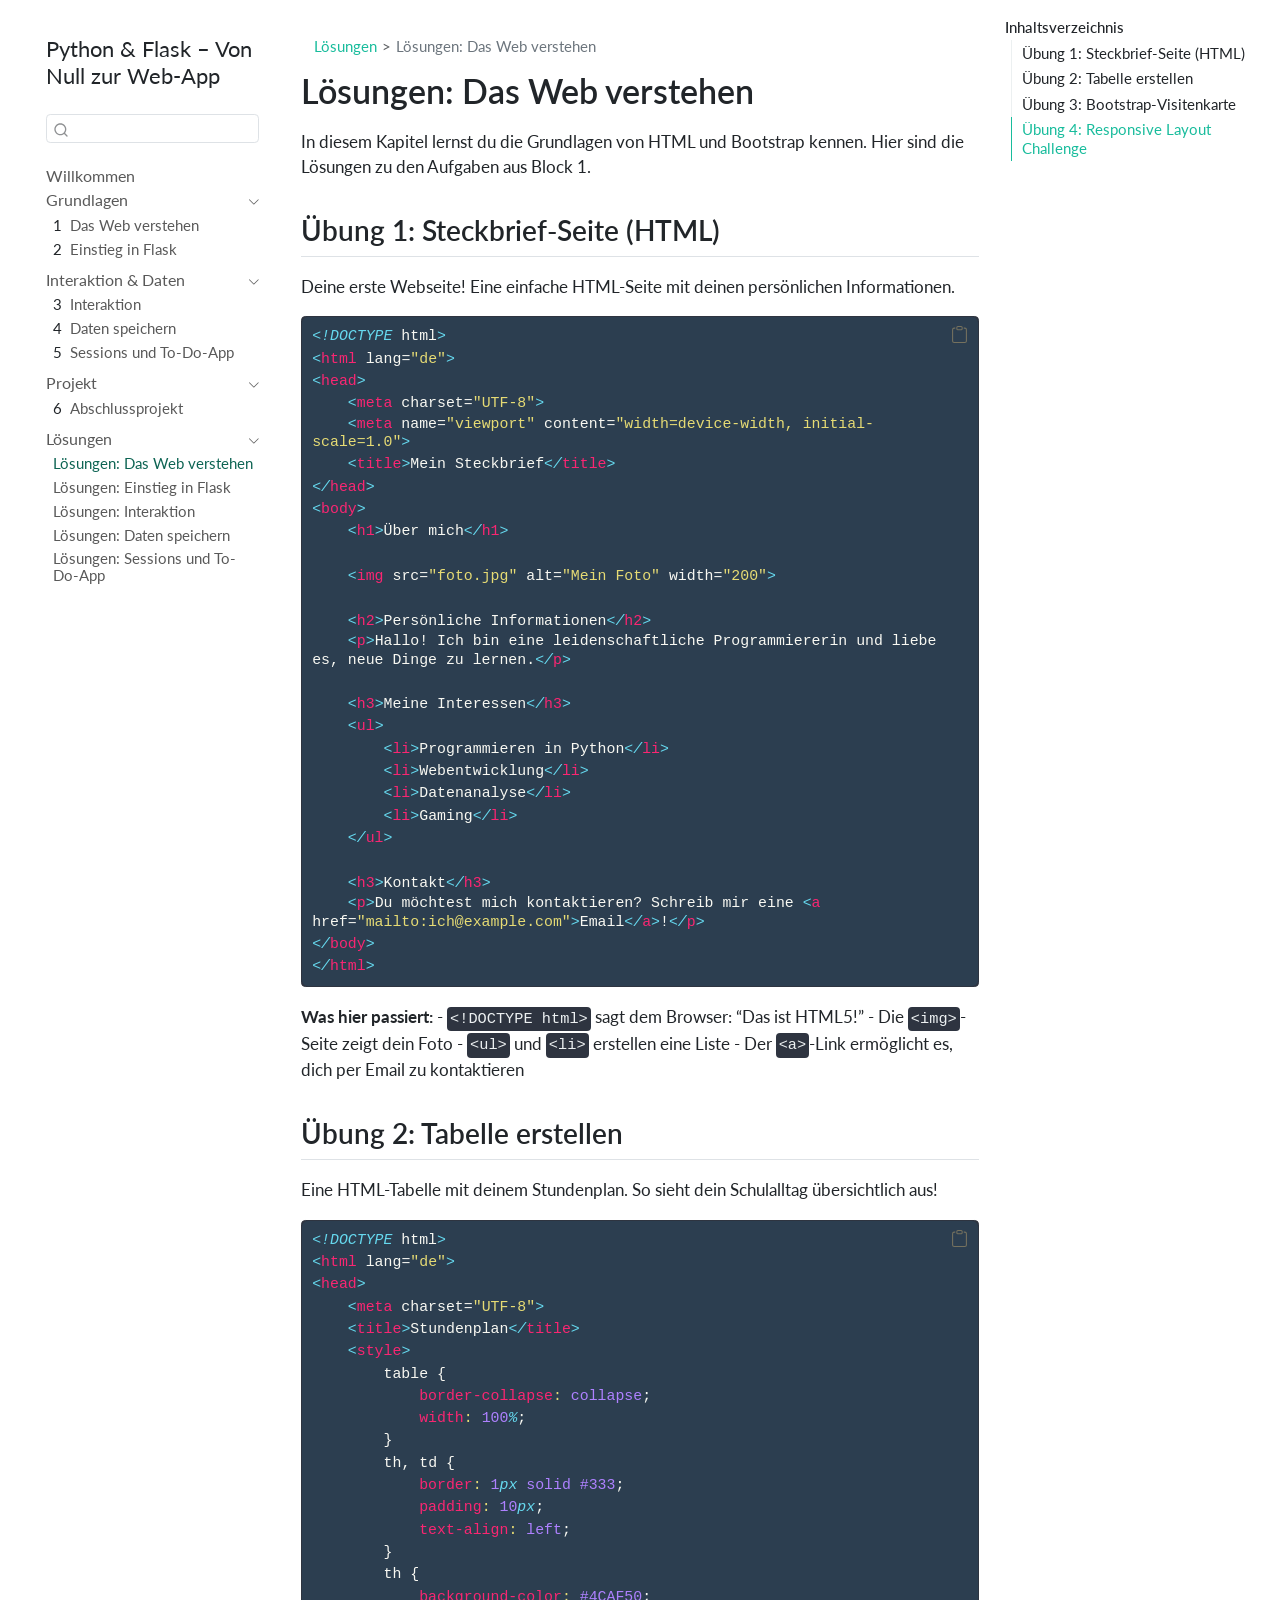
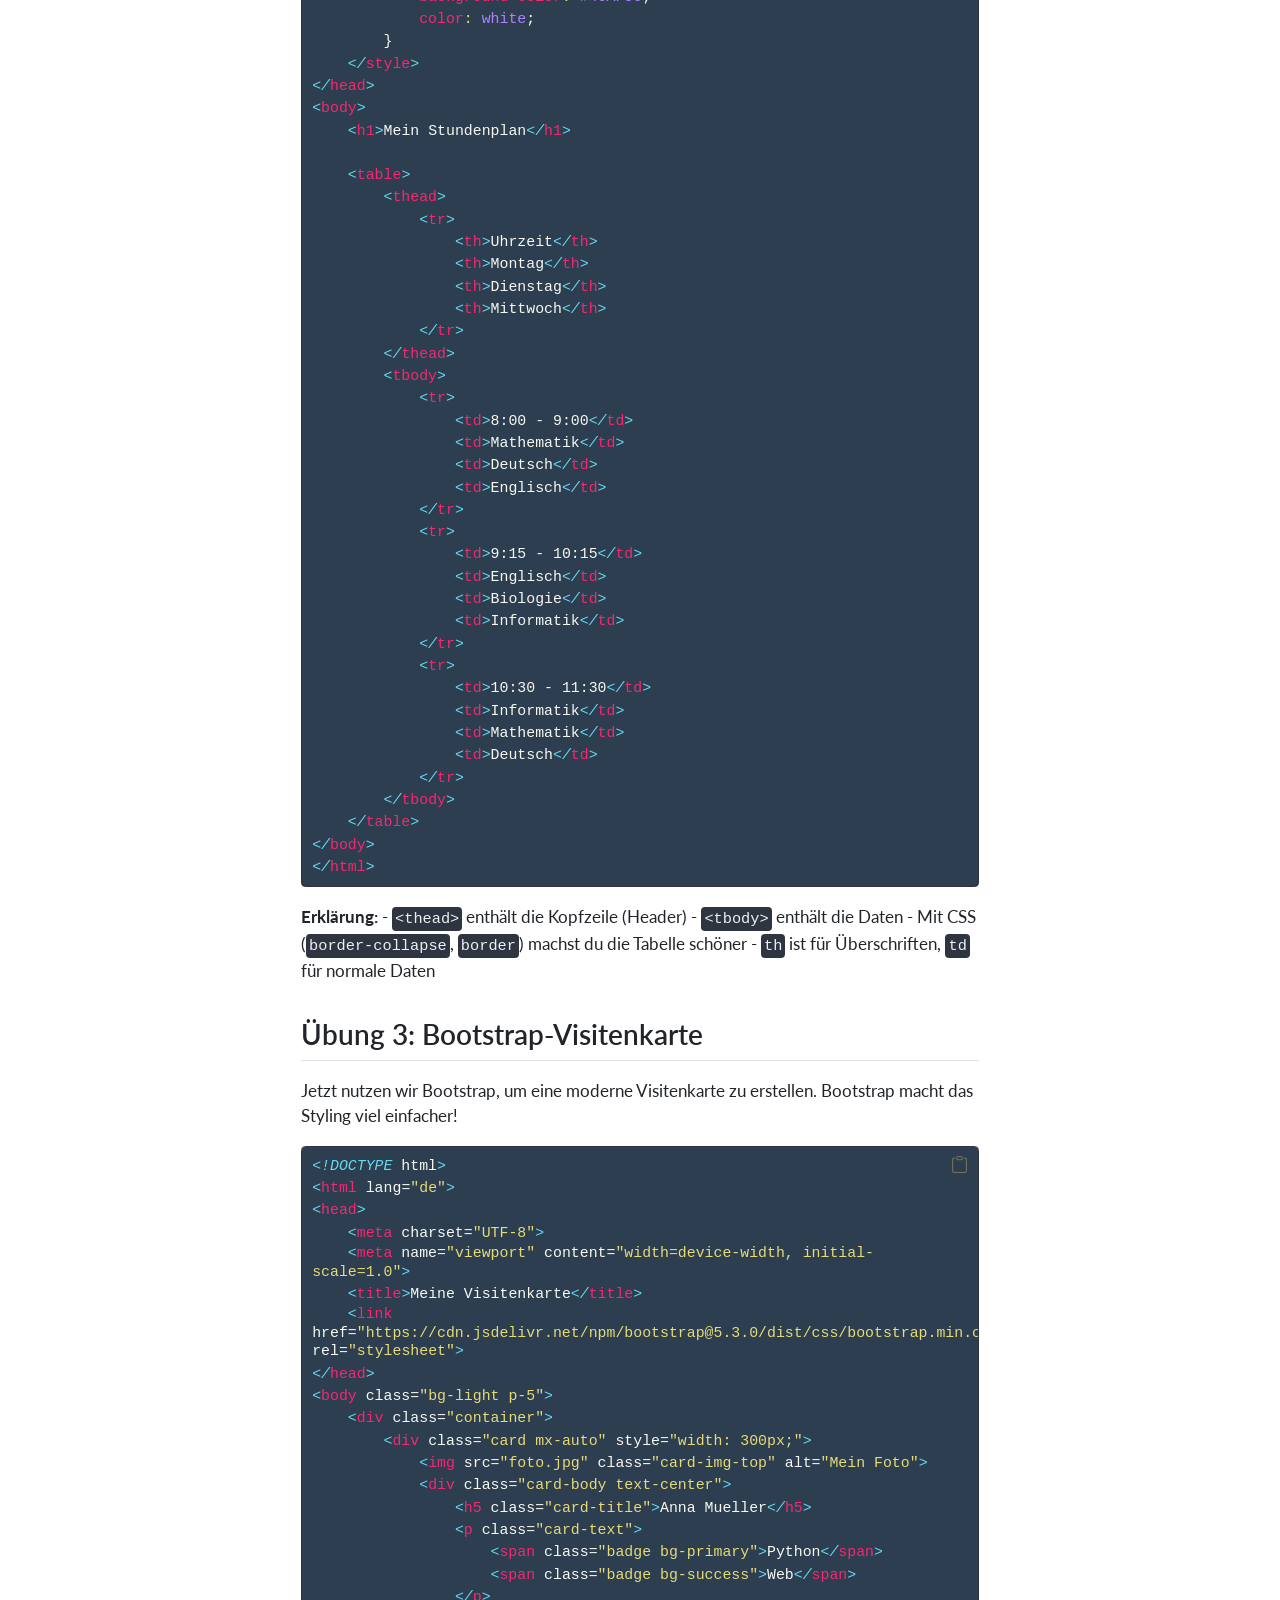
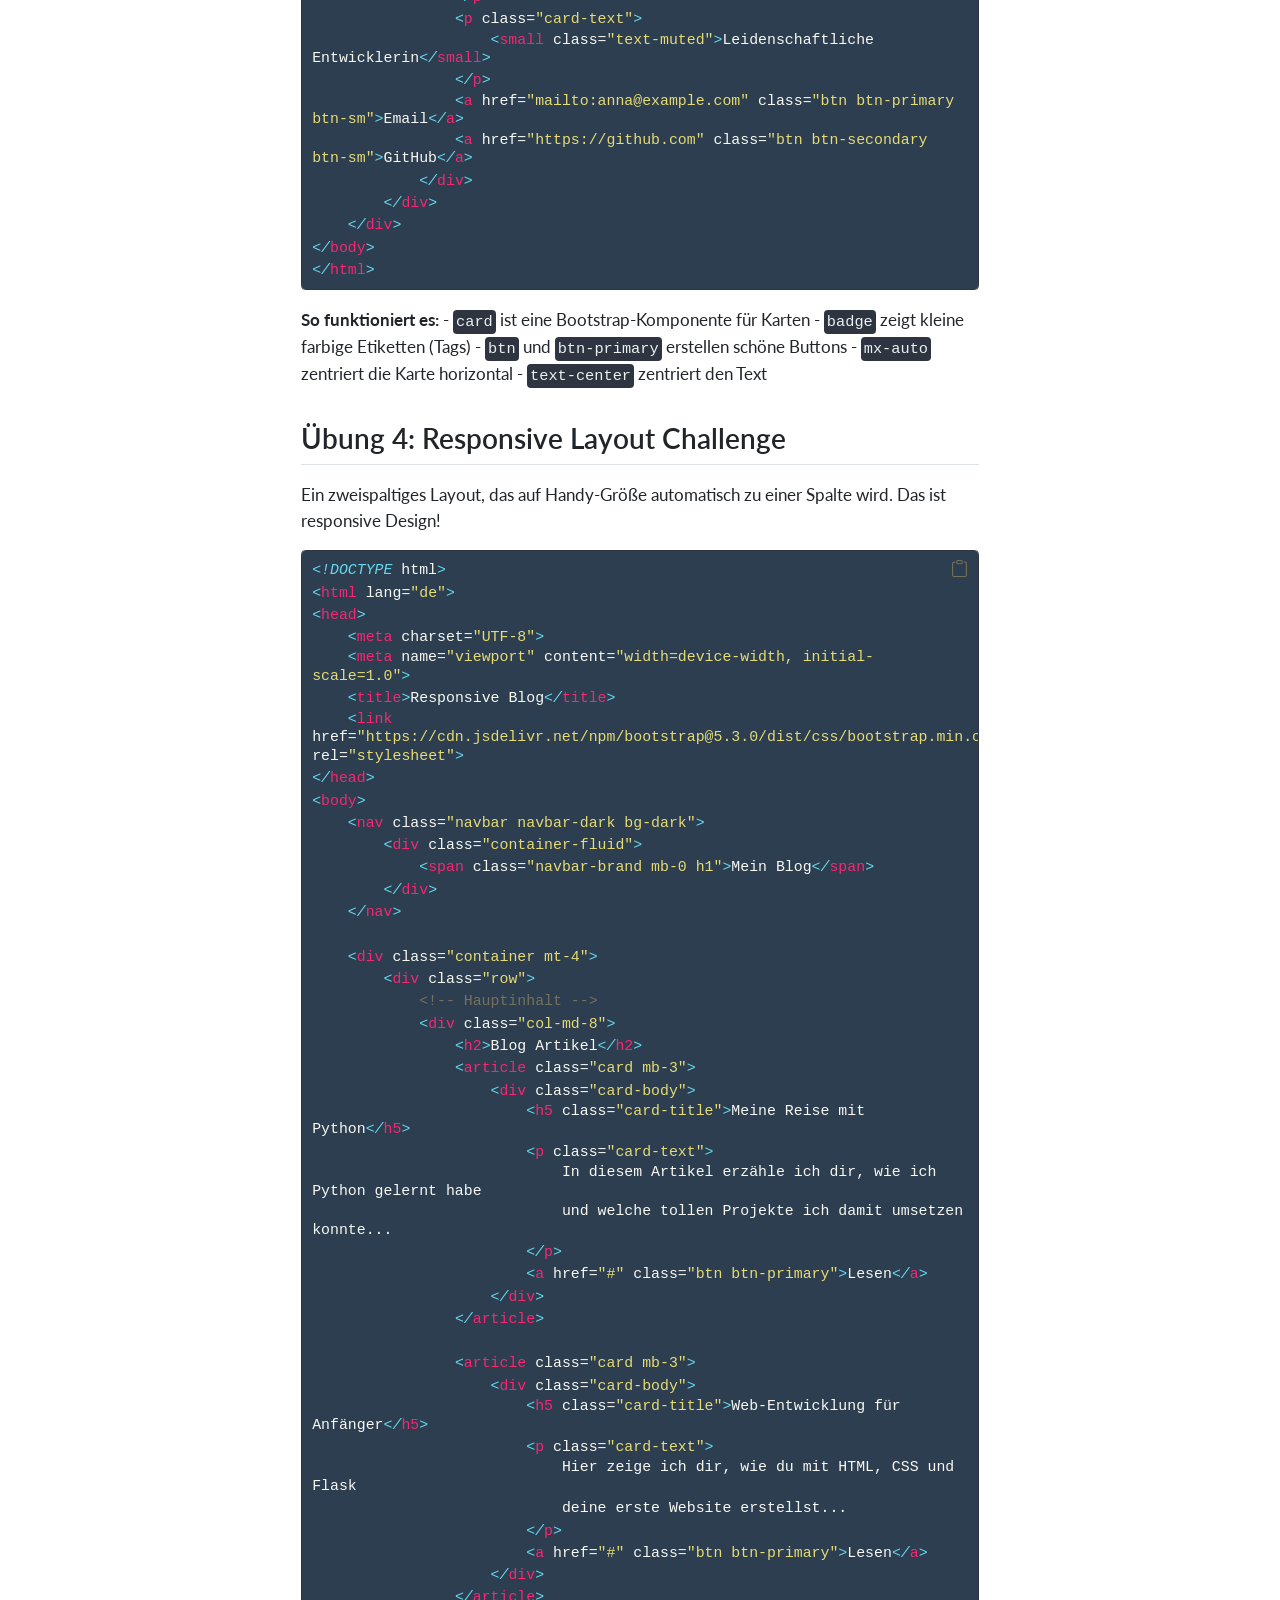
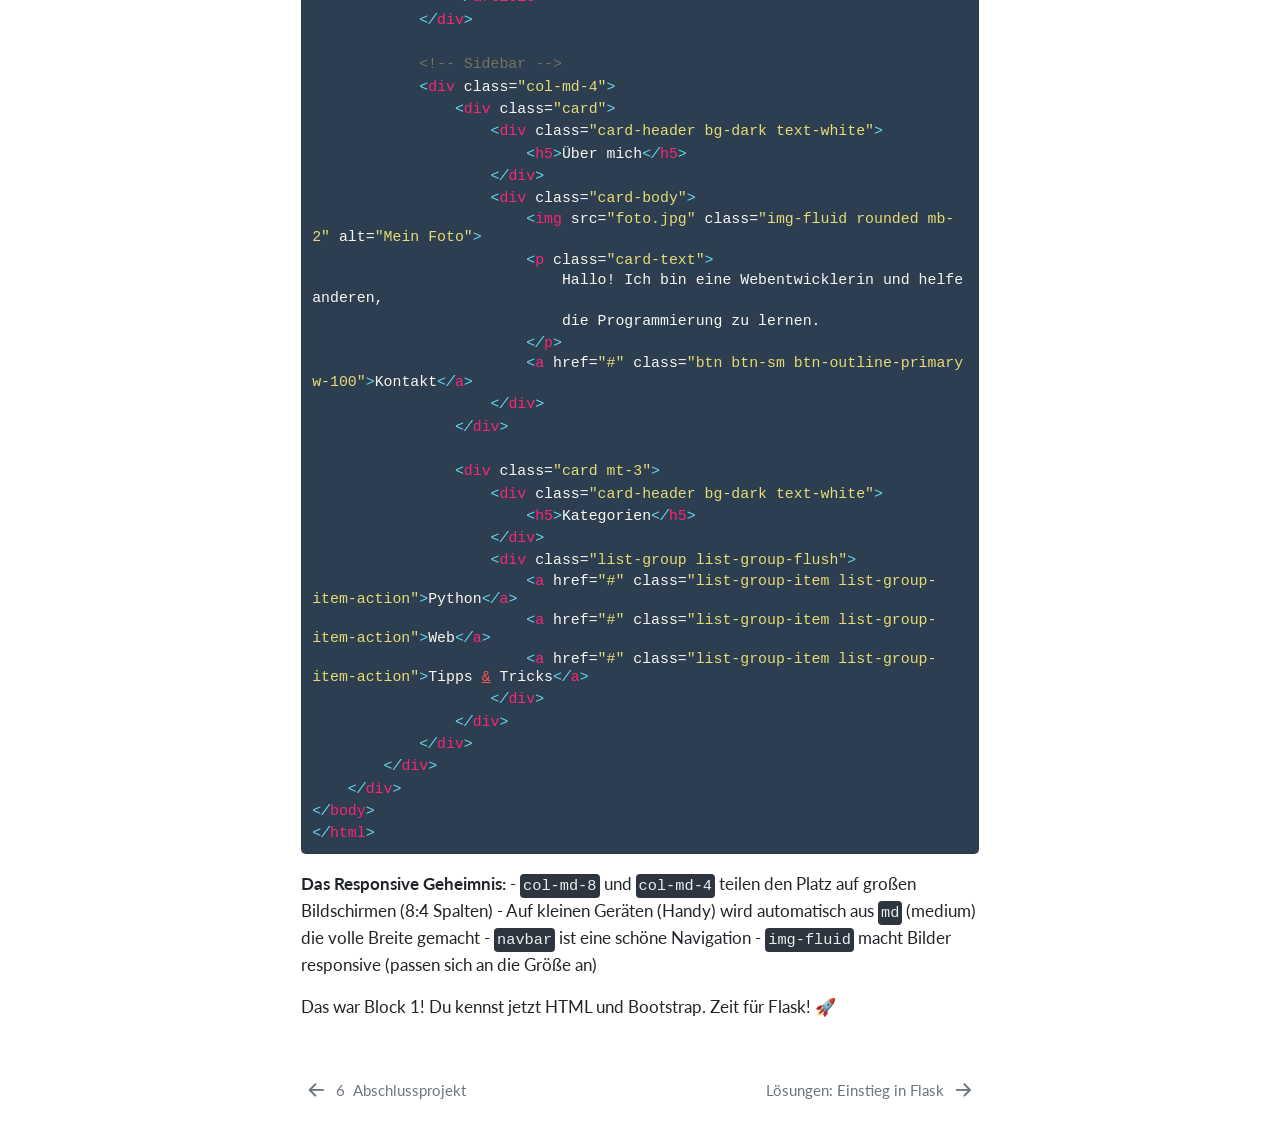
<file: loesungen/01-loesungen.html>
<!DOCTYPE html>
<html xmlns="http://www.w3.org/1999/xhtml" lang="de" xml:lang="de"><head>

<meta charset="utf-8">
<meta name="generator" content="quarto-1.8.27">

<meta name="viewport" content="width=device-width, initial-scale=1.0, user-scalable=yes">


<title>Lösungen: Das Web verstehen – Python &amp; Flask – Von Null zur Web-App</title>
<style>
code{white-space: pre-wrap;}
span.smallcaps{font-variant: small-caps;}
div.columns{display: flex; gap: min(4vw, 1.5em);}
div.column{flex: auto; overflow-x: auto;}
div.hanging-indent{margin-left: 1.5em; text-indent: -1.5em;}
ul.task-list{list-style: none;}
ul.task-list li input[type="checkbox"] {
  width: 0.8em;
  margin: 0 0.8em 0.2em -1em; /* quarto-specific, see https://github.com/quarto-dev/quarto-cli/issues/4556 */ 
  vertical-align: middle;
}
/* CSS for syntax highlighting */
html { -webkit-text-size-adjust: 100%; }
pre > code.sourceCode { white-space: pre; position: relative; }
pre > code.sourceCode > span { display: inline-block; line-height: 1.25; }
pre > code.sourceCode > span:empty { height: 1.2em; }
.sourceCode { overflow: visible; }
code.sourceCode > span { color: inherit; text-decoration: inherit; }
div.sourceCode { margin: 1em 0; }
pre.sourceCode { margin: 0; }
@media screen {
div.sourceCode { overflow: auto; }
}
@media print {
pre > code.sourceCode { white-space: pre-wrap; }
pre > code.sourceCode > span { text-indent: -5em; padding-left: 5em; }
}
pre.numberSource code
  { counter-reset: source-line 0; }
pre.numberSource code > span
  { position: relative; left: -4em; counter-increment: source-line; }
pre.numberSource code > span > a:first-child::before
  { content: counter(source-line);
    position: relative; left: -1em; text-align: right; vertical-align: baseline;
    border: none; display: inline-block;
    -webkit-touch-callout: none; -webkit-user-select: none;
    -khtml-user-select: none; -moz-user-select: none;
    -ms-user-select: none; user-select: none;
    padding: 0 4px; width: 4em;
  }
pre.numberSource { margin-left: 3em;  padding-left: 4px; }
div.sourceCode
  {   }
@media screen {
pre > code.sourceCode > span > a:first-child::before { text-decoration: underline; }
}
</style>


<script src="../site_libs/quarto-nav/quarto-nav.js"></script>
<script src="../site_libs/quarto-nav/headroom.min.js"></script>
<script src="../site_libs/clipboard/clipboard.min.js"></script>
<script src="../site_libs/quarto-search/autocomplete.umd.js"></script>
<script src="../site_libs/quarto-search/fuse.min.js"></script>
<script src="../site_libs/quarto-search/quarto-search.js"></script>
<meta name="quarto:offset" content="../">
<link href="../loesungen/02-loesungen.html" rel="next">
<link href="../06-abschlussprojekt.html" rel="prev">
<script src="../site_libs/quarto-html/quarto.js" type="module"></script>
<script src="../site_libs/quarto-html/tabsets/tabsets.js" type="module"></script>
<script src="../site_libs/quarto-html/axe/axe-check.js" type="module"></script>
<script src="../site_libs/quarto-html/popper.min.js"></script>
<script src="../site_libs/quarto-html/tippy.umd.min.js"></script>
<script src="../site_libs/quarto-html/anchor.min.js"></script>
<link href="../site_libs/quarto-html/tippy.css" rel="stylesheet">
<link href="../site_libs/quarto-html/quarto-syntax-highlighting-9e15f8fb9e1f2f288bfbe28f6ca11029.css" rel="stylesheet" id="quarto-text-highlighting-styles">
<script src="../site_libs/bootstrap/bootstrap.min.js"></script>
<link href="../site_libs/bootstrap/bootstrap-icons.css" rel="stylesheet">
<link href="../site_libs/bootstrap/bootstrap-2f3bc4ba27a05b147495d91446fe5e42.min.css" rel="stylesheet" append-hash="true" id="quarto-bootstrap" data-mode="light">
<script id="quarto-search-options" type="application/json">{
  "location": "sidebar",
  "copy-button": false,
  "collapse-after": 3,
  "panel-placement": "start",
  "type": "textbox",
  "limit": 50,
  "keyboard-shortcut": [
    "f",
    "/",
    "s"
  ],
  "show-item-context": false,
  "language": {
    "search-no-results-text": "Keine Treffer",
    "search-matching-documents-text": "Treffer",
    "search-copy-link-title": "Link in die Suche kopieren",
    "search-hide-matches-text": "Zusätzliche Treffer verbergen",
    "search-more-match-text": "weitere Treffer in diesem Dokument",
    "search-more-matches-text": "weitere Treffer in diesem Dokument",
    "search-clear-button-title": "Zurücksetzen",
    "search-text-placeholder": "",
    "search-detached-cancel-button-title": "Abbrechen",
    "search-submit-button-title": "Abschicken",
    "search-label": "Suchen"
  }
}</script>


<link rel="stylesheet" href="../styles.css">
</head>

<body class="nav-sidebar floating quarto-light">

<div id="quarto-search-results"></div>
  <header id="quarto-header" class="headroom fixed-top">
  <nav class="quarto-secondary-nav">
    <div class="container-fluid d-flex">
      <button type="button" class="quarto-btn-toggle btn" data-bs-toggle="collapse" role="button" data-bs-target=".quarto-sidebar-collapse-item" aria-controls="quarto-sidebar" aria-expanded="false" aria-label="Seitenleiste umschalten" onclick="if (window.quartoToggleHeadroom) { window.quartoToggleHeadroom(); }">
        <i class="bi bi-layout-text-sidebar-reverse"></i>
      </button>
        <nav class="quarto-page-breadcrumbs" aria-label="breadcrumb"><ol class="breadcrumb"><li class="breadcrumb-item"><a href="../loesungen/01-loesungen.html">Lösungen</a></li><li class="breadcrumb-item"><a href="../loesungen/01-loesungen.html">Lösungen: Das Web verstehen</a></li></ol></nav>
        <a class="flex-grow-1" role="navigation" data-bs-toggle="collapse" data-bs-target=".quarto-sidebar-collapse-item" aria-controls="quarto-sidebar" aria-expanded="false" aria-label="Seitenleiste umschalten" onclick="if (window.quartoToggleHeadroom) { window.quartoToggleHeadroom(); }">      
        </a>
      <button type="button" class="btn quarto-search-button" aria-label="Suchen" onclick="window.quartoOpenSearch();">
        <i class="bi bi-search"></i>
      </button>
    </div>
  </nav>
</header>
<!-- content -->
<div id="quarto-content" class="quarto-container page-columns page-rows-contents page-layout-article">
<!-- sidebar -->
  <nav id="quarto-sidebar" class="sidebar collapse collapse-horizontal quarto-sidebar-collapse-item sidebar-navigation floating overflow-auto">
    <div class="pt-lg-2 mt-2 text-left sidebar-header">
    <div class="sidebar-title mb-0 py-0">
      <a href="../">Python &amp; Flask – Von Null zur Web-App</a> 
    </div>
      </div>
        <div class="mt-2 flex-shrink-0 align-items-center">
        <div class="sidebar-search">
        <div id="quarto-search" class="" title="Suchen"></div>
        </div>
        </div>
    <div class="sidebar-menu-container"> 
    <ul class="list-unstyled mt-1">
        <li class="sidebar-item">
  <div class="sidebar-item-container"> 
  <a href="../index.html" class="sidebar-item-text sidebar-link">
 <span class="menu-text">Willkommen</span></a>
  </div>
</li>
        <li class="sidebar-item sidebar-item-section">
      <div class="sidebar-item-container"> 
            <a class="sidebar-item-text sidebar-link text-start" data-bs-toggle="collapse" data-bs-target="#quarto-sidebar-section-1" role="navigation" aria-expanded="true">
 <span class="menu-text">Grundlagen</span></a>
          <a class="sidebar-item-toggle text-start" data-bs-toggle="collapse" data-bs-target="#quarto-sidebar-section-1" role="navigation" aria-expanded="true" aria-label="Abschnitt umschalten">
            <i class="bi bi-chevron-right ms-2"></i>
          </a> 
      </div>
      <ul id="quarto-sidebar-section-1" class="collapse list-unstyled sidebar-section depth1 show">  
          <li class="sidebar-item">
  <div class="sidebar-item-container"> 
  <a href="../01-web-verstehen.html" class="sidebar-item-text sidebar-link">
 <span class="menu-text"><span class="chapter-number">1</span>&nbsp; <span class="chapter-title">Das Web verstehen</span></span></a>
  </div>
</li>
          <li class="sidebar-item">
  <div class="sidebar-item-container"> 
  <a href="../02-einstieg-flask.html" class="sidebar-item-text sidebar-link">
 <span class="menu-text"><span class="chapter-number">2</span>&nbsp; <span class="chapter-title">Einstieg in Flask</span></span></a>
  </div>
</li>
      </ul>
  </li>
        <li class="sidebar-item sidebar-item-section">
      <div class="sidebar-item-container"> 
            <a class="sidebar-item-text sidebar-link text-start" data-bs-toggle="collapse" data-bs-target="#quarto-sidebar-section-2" role="navigation" aria-expanded="true">
 <span class="menu-text">Interaktion &amp; Daten</span></a>
          <a class="sidebar-item-toggle text-start" data-bs-toggle="collapse" data-bs-target="#quarto-sidebar-section-2" role="navigation" aria-expanded="true" aria-label="Abschnitt umschalten">
            <i class="bi bi-chevron-right ms-2"></i>
          </a> 
      </div>
      <ul id="quarto-sidebar-section-2" class="collapse list-unstyled sidebar-section depth1 show">  
          <li class="sidebar-item">
  <div class="sidebar-item-container"> 
  <a href="../03-interaktion.html" class="sidebar-item-text sidebar-link">
 <span class="menu-text"><span class="chapter-number">3</span>&nbsp; <span class="chapter-title">Interaktion</span></span></a>
  </div>
</li>
          <li class="sidebar-item">
  <div class="sidebar-item-container"> 
  <a href="../04-datenbanken.html" class="sidebar-item-text sidebar-link">
 <span class="menu-text"><span class="chapter-number">4</span>&nbsp; <span class="chapter-title">Daten speichern</span></span></a>
  </div>
</li>
          <li class="sidebar-item">
  <div class="sidebar-item-container"> 
  <a href="../05-sessions.html" class="sidebar-item-text sidebar-link">
 <span class="menu-text"><span class="chapter-number">5</span>&nbsp; <span class="chapter-title">Sessions und To-Do-App</span></span></a>
  </div>
</li>
      </ul>
  </li>
        <li class="sidebar-item sidebar-item-section">
      <div class="sidebar-item-container"> 
            <a class="sidebar-item-text sidebar-link text-start" data-bs-toggle="collapse" data-bs-target="#quarto-sidebar-section-3" role="navigation" aria-expanded="true">
 <span class="menu-text">Projekt</span></a>
          <a class="sidebar-item-toggle text-start" data-bs-toggle="collapse" data-bs-target="#quarto-sidebar-section-3" role="navigation" aria-expanded="true" aria-label="Abschnitt umschalten">
            <i class="bi bi-chevron-right ms-2"></i>
          </a> 
      </div>
      <ul id="quarto-sidebar-section-3" class="collapse list-unstyled sidebar-section depth1 show">  
          <li class="sidebar-item">
  <div class="sidebar-item-container"> 
  <a href="../06-abschlussprojekt.html" class="sidebar-item-text sidebar-link">
 <span class="menu-text"><span class="chapter-number">6</span>&nbsp; <span class="chapter-title">Abschlussprojekt</span></span></a>
  </div>
</li>
      </ul>
  </li>
        <li class="sidebar-item sidebar-item-section">
      <div class="sidebar-item-container"> 
            <a class="sidebar-item-text sidebar-link text-start" data-bs-toggle="collapse" data-bs-target="#quarto-sidebar-section-4" role="navigation" aria-expanded="true">
 <span class="menu-text">Lösungen</span></a>
          <a class="sidebar-item-toggle text-start" data-bs-toggle="collapse" data-bs-target="#quarto-sidebar-section-4" role="navigation" aria-expanded="true" aria-label="Abschnitt umschalten">
            <i class="bi bi-chevron-right ms-2"></i>
          </a> 
      </div>
      <ul id="quarto-sidebar-section-4" class="collapse list-unstyled sidebar-section depth1 show">  
          <li class="sidebar-item">
  <div class="sidebar-item-container"> 
  <a href="../loesungen/01-loesungen.html" class="sidebar-item-text sidebar-link active">
 <span class="menu-text">Lösungen: Das Web verstehen</span></a>
  </div>
</li>
          <li class="sidebar-item">
  <div class="sidebar-item-container"> 
  <a href="../loesungen/02-loesungen.html" class="sidebar-item-text sidebar-link">
 <span class="menu-text">Lösungen: Einstieg in Flask</span></a>
  </div>
</li>
          <li class="sidebar-item">
  <div class="sidebar-item-container"> 
  <a href="../loesungen/03-loesungen.html" class="sidebar-item-text sidebar-link">
 <span class="menu-text">Lösungen: Interaktion</span></a>
  </div>
</li>
          <li class="sidebar-item">
  <div class="sidebar-item-container"> 
  <a href="../loesungen/04-loesungen.html" class="sidebar-item-text sidebar-link">
 <span class="menu-text">Lösungen: Daten speichern</span></a>
  </div>
</li>
          <li class="sidebar-item">
  <div class="sidebar-item-container"> 
  <a href="../loesungen/05-loesungen.html" class="sidebar-item-text sidebar-link">
 <span class="menu-text">Lösungen: Sessions und To-Do-App</span></a>
  </div>
</li>
      </ul>
  </li>
    </ul>
    </div>
</nav>
<div id="quarto-sidebar-glass" class="quarto-sidebar-collapse-item" data-bs-toggle="collapse" data-bs-target=".quarto-sidebar-collapse-item"></div>
<!-- margin-sidebar -->
    <div id="quarto-margin-sidebar" class="sidebar margin-sidebar">
        <nav id="TOC" role="doc-toc" class="toc-active">
    <h2 id="toc-title">Inhaltsverzeichnis</h2>
   
  <ul>
  <li><a href="#übung-1-steckbrief-seite-html" id="toc-übung-1-steckbrief-seite-html" class="nav-link active" data-scroll-target="#übung-1-steckbrief-seite-html">Übung 1: Steckbrief-Seite (HTML)</a></li>
  <li><a href="#übung-2-tabelle-erstellen" id="toc-übung-2-tabelle-erstellen" class="nav-link" data-scroll-target="#übung-2-tabelle-erstellen">Übung 2: Tabelle erstellen</a></li>
  <li><a href="#übung-3-bootstrap-visitenkarte" id="toc-übung-3-bootstrap-visitenkarte" class="nav-link" data-scroll-target="#übung-3-bootstrap-visitenkarte">Übung 3: Bootstrap-Visitenkarte</a></li>
  <li><a href="#übung-4-responsive-layout-challenge" id="toc-übung-4-responsive-layout-challenge" class="nav-link" data-scroll-target="#übung-4-responsive-layout-challenge">Übung 4: Responsive Layout Challenge</a></li>
  </ul>
</nav>
    </div>
<!-- main -->
<main class="content" id="quarto-document-content">

<header id="title-block-header" class="quarto-title-block default"><nav class="quarto-page-breadcrumbs quarto-title-breadcrumbs d-none d-lg-block" aria-label="breadcrumb"><ol class="breadcrumb"><li class="breadcrumb-item"><a href="../loesungen/01-loesungen.html">Lösungen</a></li><li class="breadcrumb-item"><a href="../loesungen/01-loesungen.html">Lösungen: Das Web verstehen</a></li></ol></nav>
<div class="quarto-title">
<h1 class="title">Lösungen: Das Web verstehen</h1>
</div>



<div class="quarto-title-meta">

    
  
    
  </div>
  


</header>


<p>In diesem Kapitel lernst du die Grundlagen von HTML und Bootstrap kennen. Hier sind die Lösungen zu den Aufgaben aus Block 1.</p>
<section id="übung-1-steckbrief-seite-html" class="level2">
<h2 class="anchored" data-anchor-id="übung-1-steckbrief-seite-html">Übung 1: Steckbrief-Seite (HTML)</h2>
<p>Deine erste Webseite! Eine einfache HTML-Seite mit deinen persönlichen Informationen.</p>
<div class="code-copy-outer-scaffold"><div class="sourceCode" id="cb1"><pre class="sourceCode html code-with-copy"><code class="sourceCode html"><span id="cb1-1"><a href="#cb1-1" aria-hidden="true" tabindex="-1"></a><span class="dt">&lt;!DOCTYPE</span> html<span class="dt">&gt;</span></span>
<span id="cb1-2"><a href="#cb1-2" aria-hidden="true" tabindex="-1"></a><span class="dt">&lt;</span><span class="kw">html</span><span class="ot"> lang</span><span class="op">=</span><span class="st">"de"</span><span class="dt">&gt;</span></span>
<span id="cb1-3"><a href="#cb1-3" aria-hidden="true" tabindex="-1"></a><span class="dt">&lt;</span><span class="kw">head</span><span class="dt">&gt;</span></span>
<span id="cb1-4"><a href="#cb1-4" aria-hidden="true" tabindex="-1"></a>    <span class="dt">&lt;</span><span class="kw">meta</span><span class="ot"> charset</span><span class="op">=</span><span class="st">"UTF-8"</span><span class="dt">&gt;</span></span>
<span id="cb1-5"><a href="#cb1-5" aria-hidden="true" tabindex="-1"></a>    <span class="dt">&lt;</span><span class="kw">meta</span><span class="ot"> name</span><span class="op">=</span><span class="st">"viewport"</span><span class="ot"> content</span><span class="op">=</span><span class="st">"width=device-width, initial-scale=1.0"</span><span class="dt">&gt;</span></span>
<span id="cb1-6"><a href="#cb1-6" aria-hidden="true" tabindex="-1"></a>    <span class="dt">&lt;</span><span class="kw">title</span><span class="dt">&gt;</span>Mein Steckbrief<span class="dt">&lt;/</span><span class="kw">title</span><span class="dt">&gt;</span></span>
<span id="cb1-7"><a href="#cb1-7" aria-hidden="true" tabindex="-1"></a><span class="dt">&lt;/</span><span class="kw">head</span><span class="dt">&gt;</span></span>
<span id="cb1-8"><a href="#cb1-8" aria-hidden="true" tabindex="-1"></a><span class="dt">&lt;</span><span class="kw">body</span><span class="dt">&gt;</span></span>
<span id="cb1-9"><a href="#cb1-9" aria-hidden="true" tabindex="-1"></a>    <span class="dt">&lt;</span><span class="kw">h1</span><span class="dt">&gt;</span>Über mich<span class="dt">&lt;/</span><span class="kw">h1</span><span class="dt">&gt;</span></span>
<span id="cb1-10"><a href="#cb1-10" aria-hidden="true" tabindex="-1"></a></span>
<span id="cb1-11"><a href="#cb1-11" aria-hidden="true" tabindex="-1"></a>    <span class="dt">&lt;</span><span class="kw">img</span><span class="ot"> src</span><span class="op">=</span><span class="st">"foto.jpg"</span><span class="ot"> alt</span><span class="op">=</span><span class="st">"Mein Foto"</span><span class="ot"> width</span><span class="op">=</span><span class="st">"200"</span><span class="dt">&gt;</span></span>
<span id="cb1-12"><a href="#cb1-12" aria-hidden="true" tabindex="-1"></a></span>
<span id="cb1-13"><a href="#cb1-13" aria-hidden="true" tabindex="-1"></a>    <span class="dt">&lt;</span><span class="kw">h2</span><span class="dt">&gt;</span>Persönliche Informationen<span class="dt">&lt;/</span><span class="kw">h2</span><span class="dt">&gt;</span></span>
<span id="cb1-14"><a href="#cb1-14" aria-hidden="true" tabindex="-1"></a>    <span class="dt">&lt;</span><span class="kw">p</span><span class="dt">&gt;</span>Hallo! Ich bin eine leidenschaftliche Programmiererin und liebe es, neue Dinge zu lernen.<span class="dt">&lt;/</span><span class="kw">p</span><span class="dt">&gt;</span></span>
<span id="cb1-15"><a href="#cb1-15" aria-hidden="true" tabindex="-1"></a></span>
<span id="cb1-16"><a href="#cb1-16" aria-hidden="true" tabindex="-1"></a>    <span class="dt">&lt;</span><span class="kw">h3</span><span class="dt">&gt;</span>Meine Interessen<span class="dt">&lt;/</span><span class="kw">h3</span><span class="dt">&gt;</span></span>
<span id="cb1-17"><a href="#cb1-17" aria-hidden="true" tabindex="-1"></a>    <span class="dt">&lt;</span><span class="kw">ul</span><span class="dt">&gt;</span></span>
<span id="cb1-18"><a href="#cb1-18" aria-hidden="true" tabindex="-1"></a>        <span class="dt">&lt;</span><span class="kw">li</span><span class="dt">&gt;</span>Programmieren in Python<span class="dt">&lt;/</span><span class="kw">li</span><span class="dt">&gt;</span></span>
<span id="cb1-19"><a href="#cb1-19" aria-hidden="true" tabindex="-1"></a>        <span class="dt">&lt;</span><span class="kw">li</span><span class="dt">&gt;</span>Webentwicklung<span class="dt">&lt;/</span><span class="kw">li</span><span class="dt">&gt;</span></span>
<span id="cb1-20"><a href="#cb1-20" aria-hidden="true" tabindex="-1"></a>        <span class="dt">&lt;</span><span class="kw">li</span><span class="dt">&gt;</span>Datenanalyse<span class="dt">&lt;/</span><span class="kw">li</span><span class="dt">&gt;</span></span>
<span id="cb1-21"><a href="#cb1-21" aria-hidden="true" tabindex="-1"></a>        <span class="dt">&lt;</span><span class="kw">li</span><span class="dt">&gt;</span>Gaming<span class="dt">&lt;/</span><span class="kw">li</span><span class="dt">&gt;</span></span>
<span id="cb1-22"><a href="#cb1-22" aria-hidden="true" tabindex="-1"></a>    <span class="dt">&lt;/</span><span class="kw">ul</span><span class="dt">&gt;</span></span>
<span id="cb1-23"><a href="#cb1-23" aria-hidden="true" tabindex="-1"></a></span>
<span id="cb1-24"><a href="#cb1-24" aria-hidden="true" tabindex="-1"></a>    <span class="dt">&lt;</span><span class="kw">h3</span><span class="dt">&gt;</span>Kontakt<span class="dt">&lt;/</span><span class="kw">h3</span><span class="dt">&gt;</span></span>
<span id="cb1-25"><a href="#cb1-25" aria-hidden="true" tabindex="-1"></a>    <span class="dt">&lt;</span><span class="kw">p</span><span class="dt">&gt;</span>Du möchtest mich kontaktieren? Schreib mir eine <span class="dt">&lt;</span><span class="kw">a</span><span class="ot"> href</span><span class="op">=</span><span class="st">"mailto:ich@example.com"</span><span class="dt">&gt;</span>Email<span class="dt">&lt;/</span><span class="kw">a</span><span class="dt">&gt;</span>!<span class="dt">&lt;/</span><span class="kw">p</span><span class="dt">&gt;</span></span>
<span id="cb1-26"><a href="#cb1-26" aria-hidden="true" tabindex="-1"></a><span class="dt">&lt;/</span><span class="kw">body</span><span class="dt">&gt;</span></span>
<span id="cb1-27"><a href="#cb1-27" aria-hidden="true" tabindex="-1"></a><span class="dt">&lt;/</span><span class="kw">html</span><span class="dt">&gt;</span></span></code></pre></div><button title="In die Zwischenablage kopieren" class="code-copy-button"><i class="bi"></i></button></div>
<p><strong>Was hier passiert:</strong> - <code>&lt;!DOCTYPE html&gt;</code> sagt dem Browser: “Das ist HTML5!” - Die <code>&lt;img&gt;</code>-Seite zeigt dein Foto - <code>&lt;ul&gt;</code> und <code>&lt;li&gt;</code> erstellen eine Liste - Der <code>&lt;a&gt;</code>-Link ermöglicht es, dich per Email zu kontaktieren</p>
</section>
<section id="übung-2-tabelle-erstellen" class="level2">
<h2 class="anchored" data-anchor-id="übung-2-tabelle-erstellen">Übung 2: Tabelle erstellen</h2>
<p>Eine HTML-Tabelle mit deinem Stundenplan. So sieht dein Schulalltag übersichtlich aus!</p>
<div class="code-copy-outer-scaffold"><div class="sourceCode" id="cb2"><pre class="sourceCode html code-with-copy"><code class="sourceCode html"><span id="cb2-1"><a href="#cb2-1" aria-hidden="true" tabindex="-1"></a><span class="dt">&lt;!DOCTYPE</span> html<span class="dt">&gt;</span></span>
<span id="cb2-2"><a href="#cb2-2" aria-hidden="true" tabindex="-1"></a><span class="dt">&lt;</span><span class="kw">html</span><span class="ot"> lang</span><span class="op">=</span><span class="st">"de"</span><span class="dt">&gt;</span></span>
<span id="cb2-3"><a href="#cb2-3" aria-hidden="true" tabindex="-1"></a><span class="dt">&lt;</span><span class="kw">head</span><span class="dt">&gt;</span></span>
<span id="cb2-4"><a href="#cb2-4" aria-hidden="true" tabindex="-1"></a>    <span class="dt">&lt;</span><span class="kw">meta</span><span class="ot"> charset</span><span class="op">=</span><span class="st">"UTF-8"</span><span class="dt">&gt;</span></span>
<span id="cb2-5"><a href="#cb2-5" aria-hidden="true" tabindex="-1"></a>    <span class="dt">&lt;</span><span class="kw">title</span><span class="dt">&gt;</span>Stundenplan<span class="dt">&lt;/</span><span class="kw">title</span><span class="dt">&gt;</span></span>
<span id="cb2-6"><a href="#cb2-6" aria-hidden="true" tabindex="-1"></a>    <span class="dt">&lt;</span><span class="kw">style</span><span class="dt">&gt;</span></span>
<span id="cb2-7"><a href="#cb2-7" aria-hidden="true" tabindex="-1"></a>        table {</span>
<span id="cb2-8"><a href="#cb2-8" aria-hidden="true" tabindex="-1"></a>            <span class="kw">border-collapse</span><span class="ch">:</span> <span class="dv">collapse</span><span class="op">;</span></span>
<span id="cb2-9"><a href="#cb2-9" aria-hidden="true" tabindex="-1"></a>            <span class="kw">width</span><span class="ch">:</span> <span class="dv">100</span><span class="dt">%</span><span class="op">;</span></span>
<span id="cb2-10"><a href="#cb2-10" aria-hidden="true" tabindex="-1"></a>        }</span>
<span id="cb2-11"><a href="#cb2-11" aria-hidden="true" tabindex="-1"></a>        th<span class="op">,</span> td {</span>
<span id="cb2-12"><a href="#cb2-12" aria-hidden="true" tabindex="-1"></a>            <span class="kw">border</span><span class="ch">:</span> <span class="dv">1</span><span class="dt">px</span> <span class="dv">solid</span> <span class="cn">#333</span><span class="op">;</span></span>
<span id="cb2-13"><a href="#cb2-13" aria-hidden="true" tabindex="-1"></a>            <span class="kw">padding</span><span class="ch">:</span> <span class="dv">10</span><span class="dt">px</span><span class="op">;</span></span>
<span id="cb2-14"><a href="#cb2-14" aria-hidden="true" tabindex="-1"></a>            <span class="kw">text-align</span><span class="ch">:</span> <span class="dv">left</span><span class="op">;</span></span>
<span id="cb2-15"><a href="#cb2-15" aria-hidden="true" tabindex="-1"></a>        }</span>
<span id="cb2-16"><a href="#cb2-16" aria-hidden="true" tabindex="-1"></a>        th {</span>
<span id="cb2-17"><a href="#cb2-17" aria-hidden="true" tabindex="-1"></a>            <span class="kw">background-color</span><span class="ch">:</span> <span class="cn">#4CAF50</span><span class="op">;</span></span>
<span id="cb2-18"><a href="#cb2-18" aria-hidden="true" tabindex="-1"></a>            <span class="kw">color</span><span class="ch">:</span> <span class="cn">white</span><span class="op">;</span></span>
<span id="cb2-19"><a href="#cb2-19" aria-hidden="true" tabindex="-1"></a>        }</span>
<span id="cb2-20"><a href="#cb2-20" aria-hidden="true" tabindex="-1"></a>    <span class="dt">&lt;/</span><span class="kw">style</span><span class="dt">&gt;</span></span>
<span id="cb2-21"><a href="#cb2-21" aria-hidden="true" tabindex="-1"></a><span class="dt">&lt;/</span><span class="kw">head</span><span class="dt">&gt;</span></span>
<span id="cb2-22"><a href="#cb2-22" aria-hidden="true" tabindex="-1"></a><span class="dt">&lt;</span><span class="kw">body</span><span class="dt">&gt;</span></span>
<span id="cb2-23"><a href="#cb2-23" aria-hidden="true" tabindex="-1"></a>    <span class="dt">&lt;</span><span class="kw">h1</span><span class="dt">&gt;</span>Mein Stundenplan<span class="dt">&lt;/</span><span class="kw">h1</span><span class="dt">&gt;</span></span>
<span id="cb2-24"><a href="#cb2-24" aria-hidden="true" tabindex="-1"></a></span>
<span id="cb2-25"><a href="#cb2-25" aria-hidden="true" tabindex="-1"></a>    <span class="dt">&lt;</span><span class="kw">table</span><span class="dt">&gt;</span></span>
<span id="cb2-26"><a href="#cb2-26" aria-hidden="true" tabindex="-1"></a>        <span class="dt">&lt;</span><span class="kw">thead</span><span class="dt">&gt;</span></span>
<span id="cb2-27"><a href="#cb2-27" aria-hidden="true" tabindex="-1"></a>            <span class="dt">&lt;</span><span class="kw">tr</span><span class="dt">&gt;</span></span>
<span id="cb2-28"><a href="#cb2-28" aria-hidden="true" tabindex="-1"></a>                <span class="dt">&lt;</span><span class="kw">th</span><span class="dt">&gt;</span>Uhrzeit<span class="dt">&lt;/</span><span class="kw">th</span><span class="dt">&gt;</span></span>
<span id="cb2-29"><a href="#cb2-29" aria-hidden="true" tabindex="-1"></a>                <span class="dt">&lt;</span><span class="kw">th</span><span class="dt">&gt;</span>Montag<span class="dt">&lt;/</span><span class="kw">th</span><span class="dt">&gt;</span></span>
<span id="cb2-30"><a href="#cb2-30" aria-hidden="true" tabindex="-1"></a>                <span class="dt">&lt;</span><span class="kw">th</span><span class="dt">&gt;</span>Dienstag<span class="dt">&lt;/</span><span class="kw">th</span><span class="dt">&gt;</span></span>
<span id="cb2-31"><a href="#cb2-31" aria-hidden="true" tabindex="-1"></a>                <span class="dt">&lt;</span><span class="kw">th</span><span class="dt">&gt;</span>Mittwoch<span class="dt">&lt;/</span><span class="kw">th</span><span class="dt">&gt;</span></span>
<span id="cb2-32"><a href="#cb2-32" aria-hidden="true" tabindex="-1"></a>            <span class="dt">&lt;/</span><span class="kw">tr</span><span class="dt">&gt;</span></span>
<span id="cb2-33"><a href="#cb2-33" aria-hidden="true" tabindex="-1"></a>        <span class="dt">&lt;/</span><span class="kw">thead</span><span class="dt">&gt;</span></span>
<span id="cb2-34"><a href="#cb2-34" aria-hidden="true" tabindex="-1"></a>        <span class="dt">&lt;</span><span class="kw">tbody</span><span class="dt">&gt;</span></span>
<span id="cb2-35"><a href="#cb2-35" aria-hidden="true" tabindex="-1"></a>            <span class="dt">&lt;</span><span class="kw">tr</span><span class="dt">&gt;</span></span>
<span id="cb2-36"><a href="#cb2-36" aria-hidden="true" tabindex="-1"></a>                <span class="dt">&lt;</span><span class="kw">td</span><span class="dt">&gt;</span>8:00 - 9:00<span class="dt">&lt;/</span><span class="kw">td</span><span class="dt">&gt;</span></span>
<span id="cb2-37"><a href="#cb2-37" aria-hidden="true" tabindex="-1"></a>                <span class="dt">&lt;</span><span class="kw">td</span><span class="dt">&gt;</span>Mathematik<span class="dt">&lt;/</span><span class="kw">td</span><span class="dt">&gt;</span></span>
<span id="cb2-38"><a href="#cb2-38" aria-hidden="true" tabindex="-1"></a>                <span class="dt">&lt;</span><span class="kw">td</span><span class="dt">&gt;</span>Deutsch<span class="dt">&lt;/</span><span class="kw">td</span><span class="dt">&gt;</span></span>
<span id="cb2-39"><a href="#cb2-39" aria-hidden="true" tabindex="-1"></a>                <span class="dt">&lt;</span><span class="kw">td</span><span class="dt">&gt;</span>Englisch<span class="dt">&lt;/</span><span class="kw">td</span><span class="dt">&gt;</span></span>
<span id="cb2-40"><a href="#cb2-40" aria-hidden="true" tabindex="-1"></a>            <span class="dt">&lt;/</span><span class="kw">tr</span><span class="dt">&gt;</span></span>
<span id="cb2-41"><a href="#cb2-41" aria-hidden="true" tabindex="-1"></a>            <span class="dt">&lt;</span><span class="kw">tr</span><span class="dt">&gt;</span></span>
<span id="cb2-42"><a href="#cb2-42" aria-hidden="true" tabindex="-1"></a>                <span class="dt">&lt;</span><span class="kw">td</span><span class="dt">&gt;</span>9:15 - 10:15<span class="dt">&lt;/</span><span class="kw">td</span><span class="dt">&gt;</span></span>
<span id="cb2-43"><a href="#cb2-43" aria-hidden="true" tabindex="-1"></a>                <span class="dt">&lt;</span><span class="kw">td</span><span class="dt">&gt;</span>Englisch<span class="dt">&lt;/</span><span class="kw">td</span><span class="dt">&gt;</span></span>
<span id="cb2-44"><a href="#cb2-44" aria-hidden="true" tabindex="-1"></a>                <span class="dt">&lt;</span><span class="kw">td</span><span class="dt">&gt;</span>Biologie<span class="dt">&lt;/</span><span class="kw">td</span><span class="dt">&gt;</span></span>
<span id="cb2-45"><a href="#cb2-45" aria-hidden="true" tabindex="-1"></a>                <span class="dt">&lt;</span><span class="kw">td</span><span class="dt">&gt;</span>Informatik<span class="dt">&lt;/</span><span class="kw">td</span><span class="dt">&gt;</span></span>
<span id="cb2-46"><a href="#cb2-46" aria-hidden="true" tabindex="-1"></a>            <span class="dt">&lt;/</span><span class="kw">tr</span><span class="dt">&gt;</span></span>
<span id="cb2-47"><a href="#cb2-47" aria-hidden="true" tabindex="-1"></a>            <span class="dt">&lt;</span><span class="kw">tr</span><span class="dt">&gt;</span></span>
<span id="cb2-48"><a href="#cb2-48" aria-hidden="true" tabindex="-1"></a>                <span class="dt">&lt;</span><span class="kw">td</span><span class="dt">&gt;</span>10:30 - 11:30<span class="dt">&lt;/</span><span class="kw">td</span><span class="dt">&gt;</span></span>
<span id="cb2-49"><a href="#cb2-49" aria-hidden="true" tabindex="-1"></a>                <span class="dt">&lt;</span><span class="kw">td</span><span class="dt">&gt;</span>Informatik<span class="dt">&lt;/</span><span class="kw">td</span><span class="dt">&gt;</span></span>
<span id="cb2-50"><a href="#cb2-50" aria-hidden="true" tabindex="-1"></a>                <span class="dt">&lt;</span><span class="kw">td</span><span class="dt">&gt;</span>Mathematik<span class="dt">&lt;/</span><span class="kw">td</span><span class="dt">&gt;</span></span>
<span id="cb2-51"><a href="#cb2-51" aria-hidden="true" tabindex="-1"></a>                <span class="dt">&lt;</span><span class="kw">td</span><span class="dt">&gt;</span>Deutsch<span class="dt">&lt;/</span><span class="kw">td</span><span class="dt">&gt;</span></span>
<span id="cb2-52"><a href="#cb2-52" aria-hidden="true" tabindex="-1"></a>            <span class="dt">&lt;/</span><span class="kw">tr</span><span class="dt">&gt;</span></span>
<span id="cb2-53"><a href="#cb2-53" aria-hidden="true" tabindex="-1"></a>        <span class="dt">&lt;/</span><span class="kw">tbody</span><span class="dt">&gt;</span></span>
<span id="cb2-54"><a href="#cb2-54" aria-hidden="true" tabindex="-1"></a>    <span class="dt">&lt;/</span><span class="kw">table</span><span class="dt">&gt;</span></span>
<span id="cb2-55"><a href="#cb2-55" aria-hidden="true" tabindex="-1"></a><span class="dt">&lt;/</span><span class="kw">body</span><span class="dt">&gt;</span></span>
<span id="cb2-56"><a href="#cb2-56" aria-hidden="true" tabindex="-1"></a><span class="dt">&lt;/</span><span class="kw">html</span><span class="dt">&gt;</span></span></code></pre></div><button title="In die Zwischenablage kopieren" class="code-copy-button"><i class="bi"></i></button></div>
<p><strong>Erklärung:</strong> - <code>&lt;thead&gt;</code> enthält die Kopfzeile (Header) - <code>&lt;tbody&gt;</code> enthält die Daten - Mit CSS (<code>border-collapse</code>, <code>border</code>) machst du die Tabelle schöner - <code>th</code> ist für Überschriften, <code>td</code> für normale Daten</p>
</section>
<section id="übung-3-bootstrap-visitenkarte" class="level2">
<h2 class="anchored" data-anchor-id="übung-3-bootstrap-visitenkarte">Übung 3: Bootstrap-Visitenkarte</h2>
<p>Jetzt nutzen wir Bootstrap, um eine moderne Visitenkarte zu erstellen. Bootstrap macht das Styling viel einfacher!</p>
<div class="code-copy-outer-scaffold"><div class="sourceCode" id="cb3"><pre class="sourceCode html code-with-copy"><code class="sourceCode html"><span id="cb3-1"><a href="#cb3-1" aria-hidden="true" tabindex="-1"></a><span class="dt">&lt;!DOCTYPE</span> html<span class="dt">&gt;</span></span>
<span id="cb3-2"><a href="#cb3-2" aria-hidden="true" tabindex="-1"></a><span class="dt">&lt;</span><span class="kw">html</span><span class="ot"> lang</span><span class="op">=</span><span class="st">"de"</span><span class="dt">&gt;</span></span>
<span id="cb3-3"><a href="#cb3-3" aria-hidden="true" tabindex="-1"></a><span class="dt">&lt;</span><span class="kw">head</span><span class="dt">&gt;</span></span>
<span id="cb3-4"><a href="#cb3-4" aria-hidden="true" tabindex="-1"></a>    <span class="dt">&lt;</span><span class="kw">meta</span><span class="ot"> charset</span><span class="op">=</span><span class="st">"UTF-8"</span><span class="dt">&gt;</span></span>
<span id="cb3-5"><a href="#cb3-5" aria-hidden="true" tabindex="-1"></a>    <span class="dt">&lt;</span><span class="kw">meta</span><span class="ot"> name</span><span class="op">=</span><span class="st">"viewport"</span><span class="ot"> content</span><span class="op">=</span><span class="st">"width=device-width, initial-scale=1.0"</span><span class="dt">&gt;</span></span>
<span id="cb3-6"><a href="#cb3-6" aria-hidden="true" tabindex="-1"></a>    <span class="dt">&lt;</span><span class="kw">title</span><span class="dt">&gt;</span>Meine Visitenkarte<span class="dt">&lt;/</span><span class="kw">title</span><span class="dt">&gt;</span></span>
<span id="cb3-7"><a href="#cb3-7" aria-hidden="true" tabindex="-1"></a>    <span class="dt">&lt;</span><span class="kw">link</span><span class="ot"> href</span><span class="op">=</span><span class="st">"https://cdn.jsdelivr.net/npm/bootstrap@5.3.0/dist/css/bootstrap.min.css"</span><span class="ot"> rel</span><span class="op">=</span><span class="st">"stylesheet"</span><span class="dt">&gt;</span></span>
<span id="cb3-8"><a href="#cb3-8" aria-hidden="true" tabindex="-1"></a><span class="dt">&lt;/</span><span class="kw">head</span><span class="dt">&gt;</span></span>
<span id="cb3-9"><a href="#cb3-9" aria-hidden="true" tabindex="-1"></a><span class="dt">&lt;</span><span class="kw">body</span><span class="ot"> class</span><span class="op">=</span><span class="st">"bg-light p-5"</span><span class="dt">&gt;</span></span>
<span id="cb3-10"><a href="#cb3-10" aria-hidden="true" tabindex="-1"></a>    <span class="dt">&lt;</span><span class="kw">div</span><span class="ot"> class</span><span class="op">=</span><span class="st">"container"</span><span class="dt">&gt;</span></span>
<span id="cb3-11"><a href="#cb3-11" aria-hidden="true" tabindex="-1"></a>        <span class="dt">&lt;</span><span class="kw">div</span><span class="ot"> class</span><span class="op">=</span><span class="st">"card mx-auto"</span><span class="ot"> style</span><span class="op">=</span><span class="st">"width: 300px;"</span><span class="dt">&gt;</span></span>
<span id="cb3-12"><a href="#cb3-12" aria-hidden="true" tabindex="-1"></a>            <span class="dt">&lt;</span><span class="kw">img</span><span class="ot"> src</span><span class="op">=</span><span class="st">"foto.jpg"</span><span class="ot"> class</span><span class="op">=</span><span class="st">"card-img-top"</span><span class="ot"> alt</span><span class="op">=</span><span class="st">"Mein Foto"</span><span class="dt">&gt;</span></span>
<span id="cb3-13"><a href="#cb3-13" aria-hidden="true" tabindex="-1"></a>            <span class="dt">&lt;</span><span class="kw">div</span><span class="ot"> class</span><span class="op">=</span><span class="st">"card-body text-center"</span><span class="dt">&gt;</span></span>
<span id="cb3-14"><a href="#cb3-14" aria-hidden="true" tabindex="-1"></a>                <span class="dt">&lt;</span><span class="kw">h5</span><span class="ot"> class</span><span class="op">=</span><span class="st">"card-title"</span><span class="dt">&gt;</span>Anna Mueller<span class="dt">&lt;/</span><span class="kw">h5</span><span class="dt">&gt;</span></span>
<span id="cb3-15"><a href="#cb3-15" aria-hidden="true" tabindex="-1"></a>                <span class="dt">&lt;</span><span class="kw">p</span><span class="ot"> class</span><span class="op">=</span><span class="st">"card-text"</span><span class="dt">&gt;</span></span>
<span id="cb3-16"><a href="#cb3-16" aria-hidden="true" tabindex="-1"></a>                    <span class="dt">&lt;</span><span class="kw">span</span><span class="ot"> class</span><span class="op">=</span><span class="st">"badge bg-primary"</span><span class="dt">&gt;</span>Python<span class="dt">&lt;/</span><span class="kw">span</span><span class="dt">&gt;</span></span>
<span id="cb3-17"><a href="#cb3-17" aria-hidden="true" tabindex="-1"></a>                    <span class="dt">&lt;</span><span class="kw">span</span><span class="ot"> class</span><span class="op">=</span><span class="st">"badge bg-success"</span><span class="dt">&gt;</span>Web<span class="dt">&lt;/</span><span class="kw">span</span><span class="dt">&gt;</span></span>
<span id="cb3-18"><a href="#cb3-18" aria-hidden="true" tabindex="-1"></a>                <span class="dt">&lt;/</span><span class="kw">p</span><span class="dt">&gt;</span></span>
<span id="cb3-19"><a href="#cb3-19" aria-hidden="true" tabindex="-1"></a>                <span class="dt">&lt;</span><span class="kw">p</span><span class="ot"> class</span><span class="op">=</span><span class="st">"card-text"</span><span class="dt">&gt;</span></span>
<span id="cb3-20"><a href="#cb3-20" aria-hidden="true" tabindex="-1"></a>                    <span class="dt">&lt;</span><span class="kw">small</span><span class="ot"> class</span><span class="op">=</span><span class="st">"text-muted"</span><span class="dt">&gt;</span>Leidenschaftliche Entwicklerin<span class="dt">&lt;/</span><span class="kw">small</span><span class="dt">&gt;</span></span>
<span id="cb3-21"><a href="#cb3-21" aria-hidden="true" tabindex="-1"></a>                <span class="dt">&lt;/</span><span class="kw">p</span><span class="dt">&gt;</span></span>
<span id="cb3-22"><a href="#cb3-22" aria-hidden="true" tabindex="-1"></a>                <span class="dt">&lt;</span><span class="kw">a</span><span class="ot"> href</span><span class="op">=</span><span class="st">"mailto:anna@example.com"</span><span class="ot"> class</span><span class="op">=</span><span class="st">"btn btn-primary btn-sm"</span><span class="dt">&gt;</span>Email<span class="dt">&lt;/</span><span class="kw">a</span><span class="dt">&gt;</span></span>
<span id="cb3-23"><a href="#cb3-23" aria-hidden="true" tabindex="-1"></a>                <span class="dt">&lt;</span><span class="kw">a</span><span class="ot"> href</span><span class="op">=</span><span class="st">"https://github.com"</span><span class="ot"> class</span><span class="op">=</span><span class="st">"btn btn-secondary btn-sm"</span><span class="dt">&gt;</span>GitHub<span class="dt">&lt;/</span><span class="kw">a</span><span class="dt">&gt;</span></span>
<span id="cb3-24"><a href="#cb3-24" aria-hidden="true" tabindex="-1"></a>            <span class="dt">&lt;/</span><span class="kw">div</span><span class="dt">&gt;</span></span>
<span id="cb3-25"><a href="#cb3-25" aria-hidden="true" tabindex="-1"></a>        <span class="dt">&lt;/</span><span class="kw">div</span><span class="dt">&gt;</span></span>
<span id="cb3-26"><a href="#cb3-26" aria-hidden="true" tabindex="-1"></a>    <span class="dt">&lt;/</span><span class="kw">div</span><span class="dt">&gt;</span></span>
<span id="cb3-27"><a href="#cb3-27" aria-hidden="true" tabindex="-1"></a><span class="dt">&lt;/</span><span class="kw">body</span><span class="dt">&gt;</span></span>
<span id="cb3-28"><a href="#cb3-28" aria-hidden="true" tabindex="-1"></a><span class="dt">&lt;/</span><span class="kw">html</span><span class="dt">&gt;</span></span></code></pre></div><button title="In die Zwischenablage kopieren" class="code-copy-button"><i class="bi"></i></button></div>
<p><strong>So funktioniert es:</strong> - <code>card</code> ist eine Bootstrap-Komponente für Karten - <code>badge</code> zeigt kleine farbige Etiketten (Tags) - <code>btn</code> und <code>btn-primary</code> erstellen schöne Buttons - <code>mx-auto</code> zentriert die Karte horizontal - <code>text-center</code> zentriert den Text</p>
</section>
<section id="übung-4-responsive-layout-challenge" class="level2">
<h2 class="anchored" data-anchor-id="übung-4-responsive-layout-challenge">Übung 4: Responsive Layout Challenge</h2>
<p>Ein zweispaltiges Layout, das auf Handy-Größe automatisch zu einer Spalte wird. Das ist responsive Design!</p>
<div class="code-copy-outer-scaffold"><div class="sourceCode" id="cb4"><pre class="sourceCode html code-with-copy"><code class="sourceCode html"><span id="cb4-1"><a href="#cb4-1" aria-hidden="true" tabindex="-1"></a><span class="dt">&lt;!DOCTYPE</span> html<span class="dt">&gt;</span></span>
<span id="cb4-2"><a href="#cb4-2" aria-hidden="true" tabindex="-1"></a><span class="dt">&lt;</span><span class="kw">html</span><span class="ot"> lang</span><span class="op">=</span><span class="st">"de"</span><span class="dt">&gt;</span></span>
<span id="cb4-3"><a href="#cb4-3" aria-hidden="true" tabindex="-1"></a><span class="dt">&lt;</span><span class="kw">head</span><span class="dt">&gt;</span></span>
<span id="cb4-4"><a href="#cb4-4" aria-hidden="true" tabindex="-1"></a>    <span class="dt">&lt;</span><span class="kw">meta</span><span class="ot"> charset</span><span class="op">=</span><span class="st">"UTF-8"</span><span class="dt">&gt;</span></span>
<span id="cb4-5"><a href="#cb4-5" aria-hidden="true" tabindex="-1"></a>    <span class="dt">&lt;</span><span class="kw">meta</span><span class="ot"> name</span><span class="op">=</span><span class="st">"viewport"</span><span class="ot"> content</span><span class="op">=</span><span class="st">"width=device-width, initial-scale=1.0"</span><span class="dt">&gt;</span></span>
<span id="cb4-6"><a href="#cb4-6" aria-hidden="true" tabindex="-1"></a>    <span class="dt">&lt;</span><span class="kw">title</span><span class="dt">&gt;</span>Responsive Blog<span class="dt">&lt;/</span><span class="kw">title</span><span class="dt">&gt;</span></span>
<span id="cb4-7"><a href="#cb4-7" aria-hidden="true" tabindex="-1"></a>    <span class="dt">&lt;</span><span class="kw">link</span><span class="ot"> href</span><span class="op">=</span><span class="st">"https://cdn.jsdelivr.net/npm/bootstrap@5.3.0/dist/css/bootstrap.min.css"</span><span class="ot"> rel</span><span class="op">=</span><span class="st">"stylesheet"</span><span class="dt">&gt;</span></span>
<span id="cb4-8"><a href="#cb4-8" aria-hidden="true" tabindex="-1"></a><span class="dt">&lt;/</span><span class="kw">head</span><span class="dt">&gt;</span></span>
<span id="cb4-9"><a href="#cb4-9" aria-hidden="true" tabindex="-1"></a><span class="dt">&lt;</span><span class="kw">body</span><span class="dt">&gt;</span></span>
<span id="cb4-10"><a href="#cb4-10" aria-hidden="true" tabindex="-1"></a>    <span class="dt">&lt;</span><span class="kw">nav</span><span class="ot"> class</span><span class="op">=</span><span class="st">"navbar navbar-dark bg-dark"</span><span class="dt">&gt;</span></span>
<span id="cb4-11"><a href="#cb4-11" aria-hidden="true" tabindex="-1"></a>        <span class="dt">&lt;</span><span class="kw">div</span><span class="ot"> class</span><span class="op">=</span><span class="st">"container-fluid"</span><span class="dt">&gt;</span></span>
<span id="cb4-12"><a href="#cb4-12" aria-hidden="true" tabindex="-1"></a>            <span class="dt">&lt;</span><span class="kw">span</span><span class="ot"> class</span><span class="op">=</span><span class="st">"navbar-brand mb-0 h1"</span><span class="dt">&gt;</span>Mein Blog<span class="dt">&lt;/</span><span class="kw">span</span><span class="dt">&gt;</span></span>
<span id="cb4-13"><a href="#cb4-13" aria-hidden="true" tabindex="-1"></a>        <span class="dt">&lt;/</span><span class="kw">div</span><span class="dt">&gt;</span></span>
<span id="cb4-14"><a href="#cb4-14" aria-hidden="true" tabindex="-1"></a>    <span class="dt">&lt;/</span><span class="kw">nav</span><span class="dt">&gt;</span></span>
<span id="cb4-15"><a href="#cb4-15" aria-hidden="true" tabindex="-1"></a></span>
<span id="cb4-16"><a href="#cb4-16" aria-hidden="true" tabindex="-1"></a>    <span class="dt">&lt;</span><span class="kw">div</span><span class="ot"> class</span><span class="op">=</span><span class="st">"container mt-4"</span><span class="dt">&gt;</span></span>
<span id="cb4-17"><a href="#cb4-17" aria-hidden="true" tabindex="-1"></a>        <span class="dt">&lt;</span><span class="kw">div</span><span class="ot"> class</span><span class="op">=</span><span class="st">"row"</span><span class="dt">&gt;</span></span>
<span id="cb4-18"><a href="#cb4-18" aria-hidden="true" tabindex="-1"></a>            <span class="co">&lt;!-- Hauptinhalt --&gt;</span></span>
<span id="cb4-19"><a href="#cb4-19" aria-hidden="true" tabindex="-1"></a>            <span class="dt">&lt;</span><span class="kw">div</span><span class="ot"> class</span><span class="op">=</span><span class="st">"col-md-8"</span><span class="dt">&gt;</span></span>
<span id="cb4-20"><a href="#cb4-20" aria-hidden="true" tabindex="-1"></a>                <span class="dt">&lt;</span><span class="kw">h2</span><span class="dt">&gt;</span>Blog Artikel<span class="dt">&lt;/</span><span class="kw">h2</span><span class="dt">&gt;</span></span>
<span id="cb4-21"><a href="#cb4-21" aria-hidden="true" tabindex="-1"></a>                <span class="dt">&lt;</span><span class="kw">article</span><span class="ot"> class</span><span class="op">=</span><span class="st">"card mb-3"</span><span class="dt">&gt;</span></span>
<span id="cb4-22"><a href="#cb4-22" aria-hidden="true" tabindex="-1"></a>                    <span class="dt">&lt;</span><span class="kw">div</span><span class="ot"> class</span><span class="op">=</span><span class="st">"card-body"</span><span class="dt">&gt;</span></span>
<span id="cb4-23"><a href="#cb4-23" aria-hidden="true" tabindex="-1"></a>                        <span class="dt">&lt;</span><span class="kw">h5</span><span class="ot"> class</span><span class="op">=</span><span class="st">"card-title"</span><span class="dt">&gt;</span>Meine Reise mit Python<span class="dt">&lt;/</span><span class="kw">h5</span><span class="dt">&gt;</span></span>
<span id="cb4-24"><a href="#cb4-24" aria-hidden="true" tabindex="-1"></a>                        <span class="dt">&lt;</span><span class="kw">p</span><span class="ot"> class</span><span class="op">=</span><span class="st">"card-text"</span><span class="dt">&gt;</span></span>
<span id="cb4-25"><a href="#cb4-25" aria-hidden="true" tabindex="-1"></a>                            In diesem Artikel erzähle ich dir, wie ich Python gelernt habe</span>
<span id="cb4-26"><a href="#cb4-26" aria-hidden="true" tabindex="-1"></a>                            und welche tollen Projekte ich damit umsetzen konnte...</span>
<span id="cb4-27"><a href="#cb4-27" aria-hidden="true" tabindex="-1"></a>                        <span class="dt">&lt;/</span><span class="kw">p</span><span class="dt">&gt;</span></span>
<span id="cb4-28"><a href="#cb4-28" aria-hidden="true" tabindex="-1"></a>                        <span class="dt">&lt;</span><span class="kw">a</span><span class="ot"> href</span><span class="op">=</span><span class="st">"#"</span><span class="ot"> class</span><span class="op">=</span><span class="st">"btn btn-primary"</span><span class="dt">&gt;</span>Lesen<span class="dt">&lt;/</span><span class="kw">a</span><span class="dt">&gt;</span></span>
<span id="cb4-29"><a href="#cb4-29" aria-hidden="true" tabindex="-1"></a>                    <span class="dt">&lt;/</span><span class="kw">div</span><span class="dt">&gt;</span></span>
<span id="cb4-30"><a href="#cb4-30" aria-hidden="true" tabindex="-1"></a>                <span class="dt">&lt;/</span><span class="kw">article</span><span class="dt">&gt;</span></span>
<span id="cb4-31"><a href="#cb4-31" aria-hidden="true" tabindex="-1"></a></span>
<span id="cb4-32"><a href="#cb4-32" aria-hidden="true" tabindex="-1"></a>                <span class="dt">&lt;</span><span class="kw">article</span><span class="ot"> class</span><span class="op">=</span><span class="st">"card mb-3"</span><span class="dt">&gt;</span></span>
<span id="cb4-33"><a href="#cb4-33" aria-hidden="true" tabindex="-1"></a>                    <span class="dt">&lt;</span><span class="kw">div</span><span class="ot"> class</span><span class="op">=</span><span class="st">"card-body"</span><span class="dt">&gt;</span></span>
<span id="cb4-34"><a href="#cb4-34" aria-hidden="true" tabindex="-1"></a>                        <span class="dt">&lt;</span><span class="kw">h5</span><span class="ot"> class</span><span class="op">=</span><span class="st">"card-title"</span><span class="dt">&gt;</span>Web-Entwicklung für Anfänger<span class="dt">&lt;/</span><span class="kw">h5</span><span class="dt">&gt;</span></span>
<span id="cb4-35"><a href="#cb4-35" aria-hidden="true" tabindex="-1"></a>                        <span class="dt">&lt;</span><span class="kw">p</span><span class="ot"> class</span><span class="op">=</span><span class="st">"card-text"</span><span class="dt">&gt;</span></span>
<span id="cb4-36"><a href="#cb4-36" aria-hidden="true" tabindex="-1"></a>                            Hier zeige ich dir, wie du mit HTML, CSS und Flask</span>
<span id="cb4-37"><a href="#cb4-37" aria-hidden="true" tabindex="-1"></a>                            deine erste Website erstellst...</span>
<span id="cb4-38"><a href="#cb4-38" aria-hidden="true" tabindex="-1"></a>                        <span class="dt">&lt;/</span><span class="kw">p</span><span class="dt">&gt;</span></span>
<span id="cb4-39"><a href="#cb4-39" aria-hidden="true" tabindex="-1"></a>                        <span class="dt">&lt;</span><span class="kw">a</span><span class="ot"> href</span><span class="op">=</span><span class="st">"#"</span><span class="ot"> class</span><span class="op">=</span><span class="st">"btn btn-primary"</span><span class="dt">&gt;</span>Lesen<span class="dt">&lt;/</span><span class="kw">a</span><span class="dt">&gt;</span></span>
<span id="cb4-40"><a href="#cb4-40" aria-hidden="true" tabindex="-1"></a>                    <span class="dt">&lt;/</span><span class="kw">div</span><span class="dt">&gt;</span></span>
<span id="cb4-41"><a href="#cb4-41" aria-hidden="true" tabindex="-1"></a>                <span class="dt">&lt;/</span><span class="kw">article</span><span class="dt">&gt;</span></span>
<span id="cb4-42"><a href="#cb4-42" aria-hidden="true" tabindex="-1"></a>            <span class="dt">&lt;/</span><span class="kw">div</span><span class="dt">&gt;</span></span>
<span id="cb4-43"><a href="#cb4-43" aria-hidden="true" tabindex="-1"></a></span>
<span id="cb4-44"><a href="#cb4-44" aria-hidden="true" tabindex="-1"></a>            <span class="co">&lt;!-- Sidebar --&gt;</span></span>
<span id="cb4-45"><a href="#cb4-45" aria-hidden="true" tabindex="-1"></a>            <span class="dt">&lt;</span><span class="kw">div</span><span class="ot"> class</span><span class="op">=</span><span class="st">"col-md-4"</span><span class="dt">&gt;</span></span>
<span id="cb4-46"><a href="#cb4-46" aria-hidden="true" tabindex="-1"></a>                <span class="dt">&lt;</span><span class="kw">div</span><span class="ot"> class</span><span class="op">=</span><span class="st">"card"</span><span class="dt">&gt;</span></span>
<span id="cb4-47"><a href="#cb4-47" aria-hidden="true" tabindex="-1"></a>                    <span class="dt">&lt;</span><span class="kw">div</span><span class="ot"> class</span><span class="op">=</span><span class="st">"card-header bg-dark text-white"</span><span class="dt">&gt;</span></span>
<span id="cb4-48"><a href="#cb4-48" aria-hidden="true" tabindex="-1"></a>                        <span class="dt">&lt;</span><span class="kw">h5</span><span class="dt">&gt;</span>Über mich<span class="dt">&lt;/</span><span class="kw">h5</span><span class="dt">&gt;</span></span>
<span id="cb4-49"><a href="#cb4-49" aria-hidden="true" tabindex="-1"></a>                    <span class="dt">&lt;/</span><span class="kw">div</span><span class="dt">&gt;</span></span>
<span id="cb4-50"><a href="#cb4-50" aria-hidden="true" tabindex="-1"></a>                    <span class="dt">&lt;</span><span class="kw">div</span><span class="ot"> class</span><span class="op">=</span><span class="st">"card-body"</span><span class="dt">&gt;</span></span>
<span id="cb4-51"><a href="#cb4-51" aria-hidden="true" tabindex="-1"></a>                        <span class="dt">&lt;</span><span class="kw">img</span><span class="ot"> src</span><span class="op">=</span><span class="st">"foto.jpg"</span><span class="ot"> class</span><span class="op">=</span><span class="st">"img-fluid rounded mb-2"</span><span class="ot"> alt</span><span class="op">=</span><span class="st">"Mein Foto"</span><span class="dt">&gt;</span></span>
<span id="cb4-52"><a href="#cb4-52" aria-hidden="true" tabindex="-1"></a>                        <span class="dt">&lt;</span><span class="kw">p</span><span class="ot"> class</span><span class="op">=</span><span class="st">"card-text"</span><span class="dt">&gt;</span></span>
<span id="cb4-53"><a href="#cb4-53" aria-hidden="true" tabindex="-1"></a>                            Hallo! Ich bin eine Webentwicklerin und helfe anderen,</span>
<span id="cb4-54"><a href="#cb4-54" aria-hidden="true" tabindex="-1"></a>                            die Programmierung zu lernen.</span>
<span id="cb4-55"><a href="#cb4-55" aria-hidden="true" tabindex="-1"></a>                        <span class="dt">&lt;/</span><span class="kw">p</span><span class="dt">&gt;</span></span>
<span id="cb4-56"><a href="#cb4-56" aria-hidden="true" tabindex="-1"></a>                        <span class="dt">&lt;</span><span class="kw">a</span><span class="ot"> href</span><span class="op">=</span><span class="st">"#"</span><span class="ot"> class</span><span class="op">=</span><span class="st">"btn btn-sm btn-outline-primary w-100"</span><span class="dt">&gt;</span>Kontakt<span class="dt">&lt;/</span><span class="kw">a</span><span class="dt">&gt;</span></span>
<span id="cb4-57"><a href="#cb4-57" aria-hidden="true" tabindex="-1"></a>                    <span class="dt">&lt;/</span><span class="kw">div</span><span class="dt">&gt;</span></span>
<span id="cb4-58"><a href="#cb4-58" aria-hidden="true" tabindex="-1"></a>                <span class="dt">&lt;/</span><span class="kw">div</span><span class="dt">&gt;</span></span>
<span id="cb4-59"><a href="#cb4-59" aria-hidden="true" tabindex="-1"></a></span>
<span id="cb4-60"><a href="#cb4-60" aria-hidden="true" tabindex="-1"></a>                <span class="dt">&lt;</span><span class="kw">div</span><span class="ot"> class</span><span class="op">=</span><span class="st">"card mt-3"</span><span class="dt">&gt;</span></span>
<span id="cb4-61"><a href="#cb4-61" aria-hidden="true" tabindex="-1"></a>                    <span class="dt">&lt;</span><span class="kw">div</span><span class="ot"> class</span><span class="op">=</span><span class="st">"card-header bg-dark text-white"</span><span class="dt">&gt;</span></span>
<span id="cb4-62"><a href="#cb4-62" aria-hidden="true" tabindex="-1"></a>                        <span class="dt">&lt;</span><span class="kw">h5</span><span class="dt">&gt;</span>Kategorien<span class="dt">&lt;/</span><span class="kw">h5</span><span class="dt">&gt;</span></span>
<span id="cb4-63"><a href="#cb4-63" aria-hidden="true" tabindex="-1"></a>                    <span class="dt">&lt;/</span><span class="kw">div</span><span class="dt">&gt;</span></span>
<span id="cb4-64"><a href="#cb4-64" aria-hidden="true" tabindex="-1"></a>                    <span class="dt">&lt;</span><span class="kw">div</span><span class="ot"> class</span><span class="op">=</span><span class="st">"list-group list-group-flush"</span><span class="dt">&gt;</span></span>
<span id="cb4-65"><a href="#cb4-65" aria-hidden="true" tabindex="-1"></a>                        <span class="dt">&lt;</span><span class="kw">a</span><span class="ot"> href</span><span class="op">=</span><span class="st">"#"</span><span class="ot"> class</span><span class="op">=</span><span class="st">"list-group-item list-group-item-action"</span><span class="dt">&gt;</span>Python<span class="dt">&lt;/</span><span class="kw">a</span><span class="dt">&gt;</span></span>
<span id="cb4-66"><a href="#cb4-66" aria-hidden="true" tabindex="-1"></a>                        <span class="dt">&lt;</span><span class="kw">a</span><span class="ot"> href</span><span class="op">=</span><span class="st">"#"</span><span class="ot"> class</span><span class="op">=</span><span class="st">"list-group-item list-group-item-action"</span><span class="dt">&gt;</span>Web<span class="dt">&lt;/</span><span class="kw">a</span><span class="dt">&gt;</span></span>
<span id="cb4-67"><a href="#cb4-67" aria-hidden="true" tabindex="-1"></a>                        <span class="dt">&lt;</span><span class="kw">a</span><span class="ot"> href</span><span class="op">=</span><span class="st">"#"</span><span class="ot"> class</span><span class="op">=</span><span class="st">"list-group-item list-group-item-action"</span><span class="dt">&gt;</span>Tipps <span class="er">&amp;</span> Tricks<span class="dt">&lt;/</span><span class="kw">a</span><span class="dt">&gt;</span></span>
<span id="cb4-68"><a href="#cb4-68" aria-hidden="true" tabindex="-1"></a>                    <span class="dt">&lt;/</span><span class="kw">div</span><span class="dt">&gt;</span></span>
<span id="cb4-69"><a href="#cb4-69" aria-hidden="true" tabindex="-1"></a>                <span class="dt">&lt;/</span><span class="kw">div</span><span class="dt">&gt;</span></span>
<span id="cb4-70"><a href="#cb4-70" aria-hidden="true" tabindex="-1"></a>            <span class="dt">&lt;/</span><span class="kw">div</span><span class="dt">&gt;</span></span>
<span id="cb4-71"><a href="#cb4-71" aria-hidden="true" tabindex="-1"></a>        <span class="dt">&lt;/</span><span class="kw">div</span><span class="dt">&gt;</span></span>
<span id="cb4-72"><a href="#cb4-72" aria-hidden="true" tabindex="-1"></a>    <span class="dt">&lt;/</span><span class="kw">div</span><span class="dt">&gt;</span></span>
<span id="cb4-73"><a href="#cb4-73" aria-hidden="true" tabindex="-1"></a><span class="dt">&lt;/</span><span class="kw">body</span><span class="dt">&gt;</span></span>
<span id="cb4-74"><a href="#cb4-74" aria-hidden="true" tabindex="-1"></a><span class="dt">&lt;/</span><span class="kw">html</span><span class="dt">&gt;</span></span></code></pre></div><button title="In die Zwischenablage kopieren" class="code-copy-button"><i class="bi"></i></button></div>
<p><strong>Das Responsive Geheimnis:</strong> - <code>col-md-8</code> und <code>col-md-4</code> teilen den Platz auf großen Bildschirmen (8:4 Spalten) - Auf kleinen Geräten (Handy) wird automatisch aus <code>md</code> (medium) die volle Breite gemacht - <code>navbar</code> ist eine schöne Navigation - <code>img-fluid</code> macht Bilder responsive (passen sich an die Größe an)</p>
<p>Das war Block 1! Du kennst jetzt HTML und Bootstrap. Zeit für Flask! 🚀</p>


</section>

</main> <!-- /main -->
<script id="quarto-html-after-body" type="application/javascript">
  window.document.addEventListener("DOMContentLoaded", function (event) {
    const icon = "";
    const anchorJS = new window.AnchorJS();
    anchorJS.options = {
      placement: 'right',
      icon: icon
    };
    anchorJS.add('.anchored');
    const isCodeAnnotation = (el) => {
      for (const clz of el.classList) {
        if (clz.startsWith('code-annotation-')) {                     
          return true;
        }
      }
      return false;
    }
    const onCopySuccess = function(e) {
      // button target
      const button = e.trigger;
      // don't keep focus
      button.blur();
      // flash "checked"
      button.classList.add('code-copy-button-checked');
      var currentTitle = button.getAttribute("title");
      button.setAttribute("title", "Kopiert");
      let tooltip;
      if (window.bootstrap) {
        button.setAttribute("data-bs-toggle", "tooltip");
        button.setAttribute("data-bs-placement", "left");
        button.setAttribute("data-bs-title", "Kopiert");
        tooltip = new bootstrap.Tooltip(button, 
          { trigger: "manual", 
            customClass: "code-copy-button-tooltip",
            offset: [0, -8]});
        tooltip.show();    
      }
      setTimeout(function() {
        if (tooltip) {
          tooltip.hide();
          button.removeAttribute("data-bs-title");
          button.removeAttribute("data-bs-toggle");
          button.removeAttribute("data-bs-placement");
        }
        button.setAttribute("title", currentTitle);
        button.classList.remove('code-copy-button-checked');
      }, 1000);
      // clear code selection
      e.clearSelection();
    }
    const getTextToCopy = function(trigger) {
      const outerScaffold = trigger.parentElement.cloneNode(true);
      const codeEl = outerScaffold.querySelector('code');
      for (const childEl of codeEl.children) {
        if (isCodeAnnotation(childEl)) {
          childEl.remove();
        }
      }
      return codeEl.innerText;
    }
    const clipboard = new window.ClipboardJS('.code-copy-button:not([data-in-quarto-modal])', {
      text: getTextToCopy
    });
    clipboard.on('success', onCopySuccess);
    if (window.document.getElementById('quarto-embedded-source-code-modal')) {
      const clipboardModal = new window.ClipboardJS('.code-copy-button[data-in-quarto-modal]', {
        text: getTextToCopy,
        container: window.document.getElementById('quarto-embedded-source-code-modal')
      });
      clipboardModal.on('success', onCopySuccess);
    }
      var localhostRegex = new RegExp(/^(?:http|https):\/\/localhost\:?[0-9]*\//);
      var mailtoRegex = new RegExp(/^mailto:/);
        var filterRegex = new RegExp('/' + window.location.host + '/');
      var isInternal = (href) => {
          return filterRegex.test(href) || localhostRegex.test(href) || mailtoRegex.test(href);
      }
      // Inspect non-navigation links and adorn them if external
     var links = window.document.querySelectorAll('a[href]:not(.nav-link):not(.navbar-brand):not(.toc-action):not(.sidebar-link):not(.sidebar-item-toggle):not(.pagination-link):not(.no-external):not([aria-hidden]):not(.dropdown-item):not(.quarto-navigation-tool):not(.about-link)');
      for (var i=0; i<links.length; i++) {
        const link = links[i];
        if (!isInternal(link.href)) {
          // undo the damage that might have been done by quarto-nav.js in the case of
          // links that we want to consider external
          if (link.dataset.originalHref !== undefined) {
            link.href = link.dataset.originalHref;
          }
        }
      }
    function tippyHover(el, contentFn, onTriggerFn, onUntriggerFn) {
      const config = {
        allowHTML: true,
        maxWidth: 500,
        delay: 100,
        arrow: false,
        appendTo: function(el) {
            return el.parentElement;
        },
        interactive: true,
        interactiveBorder: 10,
        theme: 'quarto',
        placement: 'bottom-start',
      };
      if (contentFn) {
        config.content = contentFn;
      }
      if (onTriggerFn) {
        config.onTrigger = onTriggerFn;
      }
      if (onUntriggerFn) {
        config.onUntrigger = onUntriggerFn;
      }
      window.tippy(el, config); 
    }
    const noterefs = window.document.querySelectorAll('a[role="doc-noteref"]');
    for (var i=0; i<noterefs.length; i++) {
      const ref = noterefs[i];
      tippyHover(ref, function() {
        // use id or data attribute instead here
        let href = ref.getAttribute('data-footnote-href') || ref.getAttribute('href');
        try { href = new URL(href).hash; } catch {}
        const id = href.replace(/^#\/?/, "");
        const note = window.document.getElementById(id);
        if (note) {
          return note.innerHTML;
        } else {
          return "";
        }
      });
    }
    const xrefs = window.document.querySelectorAll('a.quarto-xref');
    const processXRef = (id, note) => {
      // Strip column container classes
      const stripColumnClz = (el) => {
        el.classList.remove("page-full", "page-columns");
        if (el.children) {
          for (const child of el.children) {
            stripColumnClz(child);
          }
        }
      }
      stripColumnClz(note)
      if (id === null || id.startsWith('sec-')) {
        // Special case sections, only their first couple elements
        const container = document.createElement("div");
        if (note.children && note.children.length > 2) {
          container.appendChild(note.children[0].cloneNode(true));
          for (let i = 1; i < note.children.length; i++) {
            const child = note.children[i];
            if (child.tagName === "P" && child.innerText === "") {
              continue;
            } else {
              container.appendChild(child.cloneNode(true));
              break;
            }
          }
          if (window.Quarto?.typesetMath) {
            window.Quarto.typesetMath(container);
          }
          return container.innerHTML
        } else {
          if (window.Quarto?.typesetMath) {
            window.Quarto.typesetMath(note);
          }
          return note.innerHTML;
        }
      } else {
        // Remove any anchor links if they are present
        const anchorLink = note.querySelector('a.anchorjs-link');
        if (anchorLink) {
          anchorLink.remove();
        }
        if (window.Quarto?.typesetMath) {
          window.Quarto.typesetMath(note);
        }
        if (note.classList.contains("callout")) {
          return note.outerHTML;
        } else {
          return note.innerHTML;
        }
      }
    }
    for (var i=0; i<xrefs.length; i++) {
      const xref = xrefs[i];
      tippyHover(xref, undefined, function(instance) {
        instance.disable();
        let url = xref.getAttribute('href');
        let hash = undefined; 
        if (url.startsWith('#')) {
          hash = url;
        } else {
          try { hash = new URL(url).hash; } catch {}
        }
        if (hash) {
          const id = hash.replace(/^#\/?/, "");
          const note = window.document.getElementById(id);
          if (note !== null) {
            try {
              const html = processXRef(id, note.cloneNode(true));
              instance.setContent(html);
            } finally {
              instance.enable();
              instance.show();
            }
          } else {
            // See if we can fetch this
            fetch(url.split('#')[0])
            .then(res => res.text())
            .then(html => {
              const parser = new DOMParser();
              const htmlDoc = parser.parseFromString(html, "text/html");
              const note = htmlDoc.getElementById(id);
              if (note !== null) {
                const html = processXRef(id, note);
                instance.setContent(html);
              } 
            }).finally(() => {
              instance.enable();
              instance.show();
            });
          }
        } else {
          // See if we can fetch a full url (with no hash to target)
          // This is a special case and we should probably do some content thinning / targeting
          fetch(url)
          .then(res => res.text())
          .then(html => {
            const parser = new DOMParser();
            const htmlDoc = parser.parseFromString(html, "text/html");
            const note = htmlDoc.querySelector('main.content');
            if (note !== null) {
              // This should only happen for chapter cross references
              // (since there is no id in the URL)
              // remove the first header
              if (note.children.length > 0 && note.children[0].tagName === "HEADER") {
                note.children[0].remove();
              }
              const html = processXRef(null, note);
              instance.setContent(html);
            } 
          }).finally(() => {
            instance.enable();
            instance.show();
          });
        }
      }, function(instance) {
      });
    }
        let selectedAnnoteEl;
        const selectorForAnnotation = ( cell, annotation) => {
          let cellAttr = 'data-code-cell="' + cell + '"';
          let lineAttr = 'data-code-annotation="' +  annotation + '"';
          const selector = 'span[' + cellAttr + '][' + lineAttr + ']';
          return selector;
        }
        const selectCodeLines = (annoteEl) => {
          const doc = window.document;
          const targetCell = annoteEl.getAttribute("data-target-cell");
          const targetAnnotation = annoteEl.getAttribute("data-target-annotation");
          const annoteSpan = window.document.querySelector(selectorForAnnotation(targetCell, targetAnnotation));
          const lines = annoteSpan.getAttribute("data-code-lines").split(",");
          const lineIds = lines.map((line) => {
            return targetCell + "-" + line;
          })
          let top = null;
          let height = null;
          let parent = null;
          if (lineIds.length > 0) {
              //compute the position of the single el (top and bottom and make a div)
              const el = window.document.getElementById(lineIds[0]);
              top = el.offsetTop;
              height = el.offsetHeight;
              parent = el.parentElement.parentElement;
            if (lineIds.length > 1) {
              const lastEl = window.document.getElementById(lineIds[lineIds.length - 1]);
              const bottom = lastEl.offsetTop + lastEl.offsetHeight;
              height = bottom - top;
            }
            if (top !== null && height !== null && parent !== null) {
              // cook up a div (if necessary) and position it 
              let div = window.document.getElementById("code-annotation-line-highlight");
              if (div === null) {
                div = window.document.createElement("div");
                div.setAttribute("id", "code-annotation-line-highlight");
                div.style.position = 'absolute';
                parent.appendChild(div);
              }
              div.style.top = top - 2 + "px";
              div.style.height = height + 4 + "px";
              div.style.left = 0;
              let gutterDiv = window.document.getElementById("code-annotation-line-highlight-gutter");
              if (gutterDiv === null) {
                gutterDiv = window.document.createElement("div");
                gutterDiv.setAttribute("id", "code-annotation-line-highlight-gutter");
                gutterDiv.style.position = 'absolute';
                const codeCell = window.document.getElementById(targetCell);
                const gutter = codeCell.querySelector('.code-annotation-gutter');
                gutter.appendChild(gutterDiv);
              }
              gutterDiv.style.top = top - 2 + "px";
              gutterDiv.style.height = height + 4 + "px";
            }
            selectedAnnoteEl = annoteEl;
          }
        };
        const unselectCodeLines = () => {
          const elementsIds = ["code-annotation-line-highlight", "code-annotation-line-highlight-gutter"];
          elementsIds.forEach((elId) => {
            const div = window.document.getElementById(elId);
            if (div) {
              div.remove();
            }
          });
          selectedAnnoteEl = undefined;
        };
          // Handle positioning of the toggle
      window.addEventListener(
        "resize",
        throttle(() => {
          elRect = undefined;
          if (selectedAnnoteEl) {
            selectCodeLines(selectedAnnoteEl);
          }
        }, 10)
      );
      function throttle(fn, ms) {
      let throttle = false;
      let timer;
        return (...args) => {
          if(!throttle) { // first call gets through
              fn.apply(this, args);
              throttle = true;
          } else { // all the others get throttled
              if(timer) clearTimeout(timer); // cancel #2
              timer = setTimeout(() => {
                fn.apply(this, args);
                timer = throttle = false;
              }, ms);
          }
        };
      }
        // Attach click handler to the DT
        const annoteDls = window.document.querySelectorAll('dt[data-target-cell]');
        for (const annoteDlNode of annoteDls) {
          annoteDlNode.addEventListener('click', (event) => {
            const clickedEl = event.target;
            if (clickedEl !== selectedAnnoteEl) {
              unselectCodeLines();
              const activeEl = window.document.querySelector('dt[data-target-cell].code-annotation-active');
              if (activeEl) {
                activeEl.classList.remove('code-annotation-active');
              }
              selectCodeLines(clickedEl);
              clickedEl.classList.add('code-annotation-active');
            } else {
              // Unselect the line
              unselectCodeLines();
              clickedEl.classList.remove('code-annotation-active');
            }
          });
        }
    const findCites = (el) => {
      const parentEl = el.parentElement;
      if (parentEl) {
        const cites = parentEl.dataset.cites;
        if (cites) {
          return {
            el,
            cites: cites.split(' ')
          };
        } else {
          return findCites(el.parentElement)
        }
      } else {
        return undefined;
      }
    };
    var bibliorefs = window.document.querySelectorAll('a[role="doc-biblioref"]');
    for (var i=0; i<bibliorefs.length; i++) {
      const ref = bibliorefs[i];
      const citeInfo = findCites(ref);
      if (citeInfo) {
        tippyHover(citeInfo.el, function() {
          var popup = window.document.createElement('div');
          citeInfo.cites.forEach(function(cite) {
            var citeDiv = window.document.createElement('div');
            citeDiv.classList.add('hanging-indent');
            citeDiv.classList.add('csl-entry');
            var biblioDiv = window.document.getElementById('ref-' + cite);
            if (biblioDiv) {
              citeDiv.innerHTML = biblioDiv.innerHTML;
            }
            popup.appendChild(citeDiv);
          });
          return popup.innerHTML;
        });
      }
    }
  });
  </script>
<nav class="page-navigation">
  <div class="nav-page nav-page-previous">
      <a href="../06-abschlussprojekt.html" class="pagination-link" aria-label="Abschlussprojekt">
        <i class="bi bi-arrow-left-short"></i> <span class="nav-page-text"><span class="chapter-number">6</span>&nbsp; <span class="chapter-title">Abschlussprojekt</span></span>
      </a>          
  </div>
  <div class="nav-page nav-page-next">
      <a href="../loesungen/02-loesungen.html" class="pagination-link" aria-label="Lösungen: Einstieg in Flask">
        <span class="nav-page-text">Lösungen: Einstieg in Flask</span> <i class="bi bi-arrow-right-short"></i>
      </a>
  </div>
</nav>
</div> <!-- /content -->




</body></html>
</file>
<file: site_libs/quarto-html/tippy.css>
.tippy-box[data-animation=fade][data-state=hidden]{opacity:0}[data-tippy-root]{max-width:calc(100vw - 10px)}.tippy-box{position:relative;background-color:#333;color:#fff;border-radius:4px;font-size:14px;line-height:1.4;white-space:normal;outline:0;transition-property:transform,visibility,opacity}.tippy-box[data-placement^=top]>.tippy-arrow{bottom:0}.tippy-box[data-placement^=top]>.tippy-arrow:before{bottom:-7px;left:0;border-width:8px 8px 0;border-top-color:initial;transform-origin:center top}.tippy-box[data-placement^=bottom]>.tippy-arrow{top:0}.tippy-box[data-placement^=bottom]>.tippy-arrow:before{top:-7px;left:0;border-width:0 8px 8px;border-bottom-color:initial;transform-origin:center bottom}.tippy-box[data-placement^=left]>.tippy-arrow{right:0}.tippy-box[data-placement^=left]>.tippy-arrow:before{border-width:8px 0 8px 8px;border-left-color:initial;right:-7px;transform-origin:center left}.tippy-box[data-placement^=right]>.tippy-arrow{left:0}.tippy-box[data-placement^=right]>.tippy-arrow:before{left:-7px;border-width:8px 8px 8px 0;border-right-color:initial;transform-origin:center right}.tippy-box[data-inertia][data-state=visible]{transition-timing-function:cubic-bezier(.54,1.5,.38,1.11)}.tippy-arrow{width:16px;height:16px;color:#333}.tippy-arrow:before{content:"";position:absolute;border-color:transparent;border-style:solid}.tippy-content{position:relative;padding:5px 9px;z-index:1}
</file>
<file: site_libs/quarto-html/quarto-syntax-highlighting-9e15f8fb9e1f2f288bfbe28f6ca11029.css>
/* quarto syntax highlight colors */
:root {
  --quarto-hl-al-color: #ff5555;
  --quarto-hl-an-color: #75715e;
  --quarto-hl-at-color: #f92672;
  --quarto-hl-bn-color: #ae81ff;
  --quarto-hl-bu-color: #66D9EF;
  --quarto-hl-ch-color: #e6db74;
  --quarto-hl-co-color: #75715e;
  --quarto-hl-cv-color: #75715e;
  --quarto-hl-cn-color: #ae81ff;
  --quarto-hl-cf-color: #f92672;
  --quarto-hl-dt-color: #66d9ef;
  --quarto-hl-dv-color: #ae81ff;
  --quarto-hl-do-color: #75715e;
  --quarto-hl-er-color: #ff5555;
  --quarto-hl-ex-color: #a6e22e;
  --quarto-hl-fl-color: #ae81ff;
  --quarto-hl-fu-color: #a6e22e;
  --quarto-hl-im-color: #f92672;
  --quarto-hl-in-color: #f1fa8c;
  --quarto-hl-kw-color: #f92672;
  --quarto-hl-op-color: #f8f8f2;
  --quarto-hl-pp-color: #f92672;
  --quarto-hl-re-color: #75715e;
  --quarto-hl-sc-color: #ae81ff;
  --quarto-hl-ss-color: #e6db74;
  --quarto-hl-st-color: #e6db74;
  --quarto-hl-va-color: #f8f8f2;
  --quarto-hl-vs-color: #e6db74;
  --quarto-hl-wa-color: #ff5555;
}

/* other quarto variables */
:root {
  --quarto-font-monospace: SFMono-Regular, Menlo, Monaco, Consolas, "Liberation Mono", "Courier New", monospace;
}

/* syntax highlight based on Pandoc's rules */
pre > code.sourceCode > span {
  color: #f8f8f2;
}

code.sourceCode > span {
  color: #f8f8f2;
}

div.sourceCode,
div.sourceCode pre.sourceCode {
  color: #f8f8f2;
}

/* Normal */
code span {
  color: #f8f8f2;
}

/* Alert */
code span.al {
  font-weight: bold;
  color: #ff5555;
}

/* Annotation */
code span.an {
  color: #75715e;
}

/* Attribute */
code span.at {
  color: #f92672;
}

/* BaseN */
code span.bn {
  color: #ae81ff;
}

/* BuiltIn */
code span.bu {
  color: #66D9EF;
}

/* ControlFlow */
code span.cf {
  color: #f92672;
}

/* Char */
code span.ch {
  color: #e6db74;
}

/* Constant */
code span.cn {
  color: #ae81ff;
}

/* Comment */
code span.co {
  color: #75715e;
}

/* CommentVar */
code span.cv {
  color: #75715e;
}

/* Documentation */
code span.do {
  color: #75715e;
}

/* DataType */
code span.dt {
  font-style: italic;
  color: #66d9ef;
}

/* DecVal */
code span.dv {
  color: #ae81ff;
}

/* Error */
code span.er {
  color: #ff5555;
  text-decoration: underline;
}

/* Extension */
code span.ex {
  font-weight: bold;
  color: #a6e22e;
}

/* Float */
code span.fl {
  color: #ae81ff;
}

/* Function */
code span.fu {
  color: #a6e22e;
}

/* Import */
code span.im {
  color: #f92672;
}

/* Information */
code span.in {
  color: #f1fa8c;
}

/* Keyword */
code span.kw {
  color: #f92672;
}

/* Operator */
code span.op {
  color: #f8f8f2;
}

/* Preprocessor */
code span.pp {
  color: #f92672;
}

/* RegionMarker */
code span.re {
  color: #75715e;
}

/* SpecialChar */
code span.sc {
  color: #ae81ff;
}

/* SpecialString */
code span.ss {
  color: #e6db74;
}

/* String */
code span.st {
  color: #e6db74;
}

/* Variable */
code span.va {
  color: #f8f8f2;
}

/* VerbatimString */
code span.vs {
  color: #e6db74;
}

/* Warning */
code span.wa {
  color: #ff5555;
}

.prevent-inlining {
  content: "</";
}

/*# sourceMappingURL=ec96be89d875e9398b1e9514b92dbd92.css.map */
</file>
<file: styles.css>
/* Eigene Styles für das Flask-Kursbuch */

/* Inline-Code besser lesbar machen */
code:not(pre code) {
  background-color: #2c3e50;
  color: #ecf0f1;
  padding: 0.15em 0.4em;
  border-radius: 4px;
  font-size: 0.9em;
}

/* Code-Blöcke: dunkler Hintergrund für bessere Lesbarkeit */
pre {
  background-color: #2c3e50 !important;
  border-radius: 6px;
  padding: 1em;
}

pre code {
  color: #ecf0f1;
}

/* Aufgaben-Boxen */
.aufgabe {
  background-color: #e8f4f8;
  border-left: 4px solid #2980b9;
  padding: 1em 1.2em;
  margin: 1.5em 0;
  border-radius: 0 6px 6px 0;
}

.aufgabe > p:first-child {
  font-weight: bold;
  color: #2980b9;
}

/* Challenge-Boxen */
.challenge {
  background-color: #fdf2e9;
  border-left: 4px solid #e67e22;
  padding: 1em 1.2em;
  margin: 1.5em 0;
  border-radius: 0 6px 6px 0;
}

.challenge > p:first-child {
  font-weight: bold;
  color: #e67e22;
}

/* Hinweis-Boxen */
.hinweis {
  background-color: #eafaf1;
  border-left: 4px solid #27ae60;
  padding: 1em 1.2em;
  margin: 1.5em 0;
  border-radius: 0 6px 6px 0;
}

/* Merke-Boxen */
.merke {
  background-color: #fdedec;
  border-left: 4px solid #e74c3c;
  padding: 1em 1.2em;
  margin: 1.5em 0;
  border-radius: 0 6px 6px 0;
}

.merke > p:first-child {
  font-weight: bold;
  color: #e74c3c;
}
</file>
